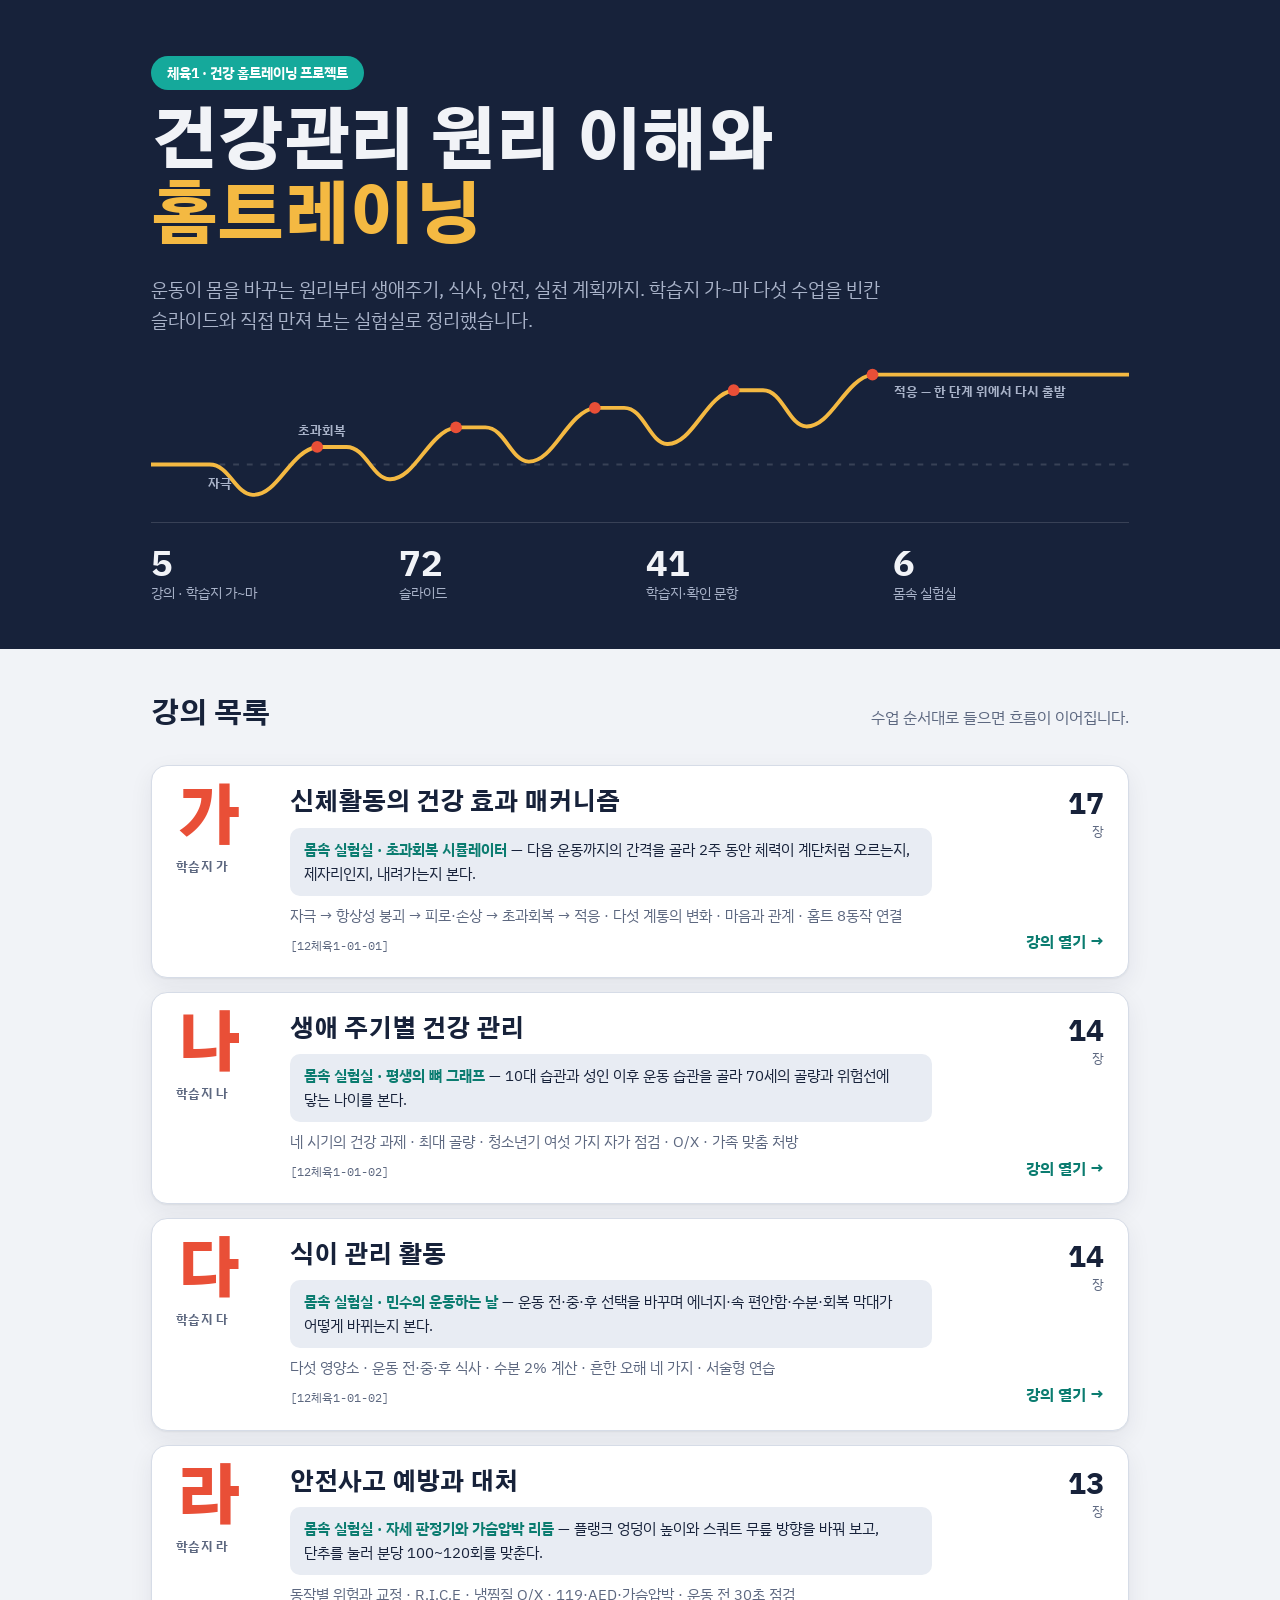
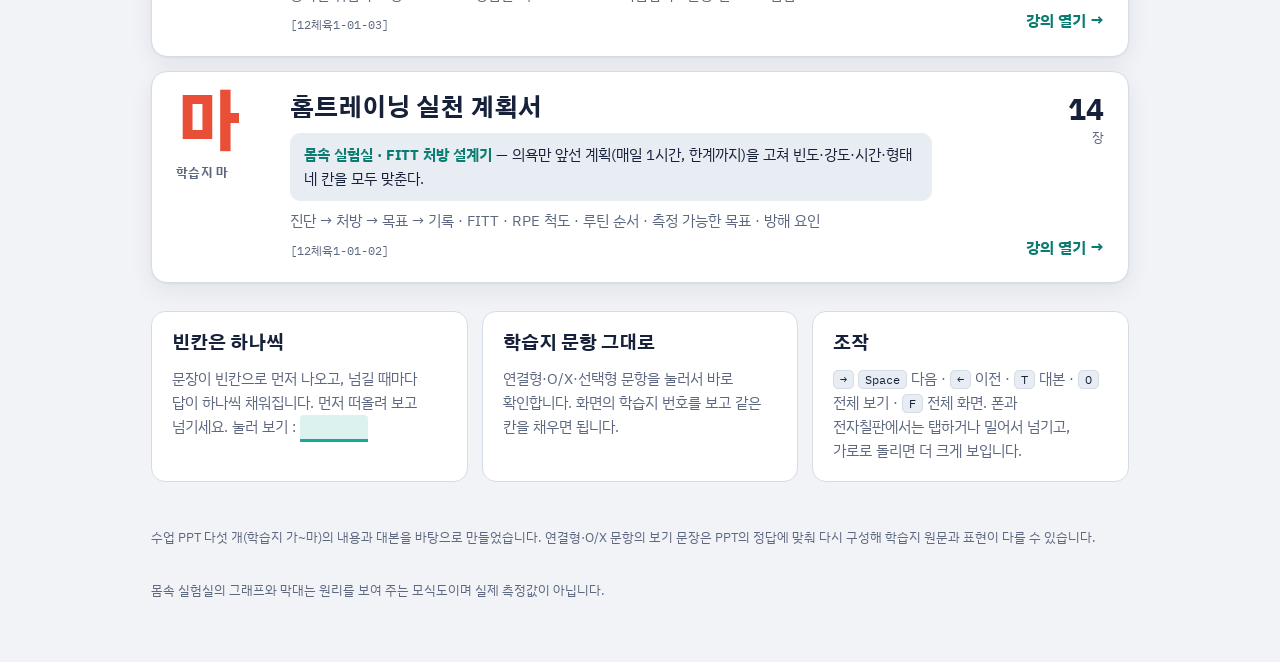
<file: index.html>
<!doctype html>
<html lang="ko">
<head>
<meta charset="utf-8">
<meta name="viewport" content="width=device-width, initial-scale=1, viewport-fit=cover">
<title>건강 홈트레이닝 강의</title>
<meta name="description" content="체육1 건강관리 원리 이해와 홈트레이닝 — 학습지 가~마 다섯 강의. 빈칸 슬라이드, 학습지 문항, 몸속 실험실.">
<link rel="preconnect" href="https://fonts.googleapis.com">
<link rel="preconnect" href="https://fonts.gstatic.com" crossorigin>
<link rel="stylesheet" href="https://fonts.googleapis.com/css2?family=Gothic+A1:wght@700;800;900&family=IBM+Plex+Sans+KR:wght@400;500;700&family=IBM+Plex+Mono:wght@500;700&display=swap">
<style>
  /* Layout: 남색 머리띠(초과회복 계단 선) → 강의 다섯 줄(학습지 가~마) → 사용법 세 칸
     Palette: 수업 PPT의 남색·청록·산호·노랑 */
  :root {
    --paper: #F1F3F7; --surface: #FFFFFF; --surface-2: #E8ECF3; --ink: #17223A; --muted: #5D6880; --line: #D6DCE7;
    --teal: #15A99B; --teal-ink: #0B7C70; --teal-soft: #DCF2EF; --coral: #E94F37; --coral-ink: #C2381F; --sun: #F4B942;
    --hero-bg: #17223A; --hero-ink: #F1F3F7; --hero-muted: #A9B3C9; --hero-line: rgba(255,255,255,.14);
    --shadow: 0 1px 2px rgba(23,34,58,.06), 0 8px 24px rgba(23,34,58,.07);
    --f-display: "Gothic A1", "IBM Plex Sans KR", "Apple SD Gothic Neo", "Malgun Gothic", sans-serif;
    --f-body: "IBM Plex Sans KR", "Apple SD Gothic Neo", "Malgun Gothic", "Noto Sans KR", sans-serif;
    --f-mono: "IBM Plex Mono", "IBM Plex Sans KR", "Apple SD Gothic Neo", monospace;
  }
  @media (prefers-color-scheme: dark) {
    :root:not([data-theme="light"]) {
      --paper: #0D1322; --surface: #162038; --surface-2: #1C2743; --ink: #E8ECF4; --muted: #98A3BC; --line: #2A3657;
      --teal: #1BB5A6; --teal-ink: #52D3C3; --teal-soft: #12363A; --coral: #F0664F; --coral-ink: #FF8B76; --sun: #F4B942;
      --hero-bg: #0A0F1C; --hero-ink: #EEF1F7; --hero-muted: #9AA5BD; --hero-line: rgba(255,255,255,.12);
      --shadow: 0 1px 2px rgba(0,0,0,.3), 0 8px 22px rgba(0,0,0,.25);
      color-scheme: dark;
    }
  }
  :root[data-theme="dark"] {
    --paper: #0D1322; --surface: #162038; --surface-2: #1C2743; --ink: #E8ECF4; --muted: #98A3BC; --line: #2A3657;
    --teal: #1BB5A6; --teal-ink: #52D3C3; --teal-soft: #12363A; --coral: #F0664F; --coral-ink: #FF8B76; --sun: #F4B942;
    --hero-bg: #0A0F1C; --hero-ink: #EEF1F7; --hero-muted: #9AA5BD; --hero-line: rgba(255,255,255,.12);
    --shadow: 0 1px 2px rgba(0,0,0,.3), 0 8px 22px rgba(0,0,0,.25);
    color-scheme: dark;
  }
  * { box-sizing: border-box; }
  body { margin: 0; background: var(--paper); color: var(--ink); font-family: var(--f-body); font-size: 16px; line-height: 1.6; word-break: keep-all; overflow-wrap: anywhere; -webkit-font-smoothing: antialiased; }
  a { color: inherit; }
  :focus-visible { outline: 3px solid var(--teal); outline-offset: 3px; }
  .wrap { max-width: 1080px; margin: 0 auto; padding-inline: max(16px, 4vw); }

  /* 머리띠 */
  .hero { background: var(--hero-bg); color: var(--hero-ink); position: relative; overflow: hidden; }
  .hero .wrap { padding-block: 56px 44px; display: grid; gap: 18px; position: relative; z-index: 1; }
  .pill { justify-self: start; background: var(--teal); color: #fff; font-weight: 800; border-radius: 999px; padding: 6px 16px; font-size: 14px; }
  .hero h1 { margin: 0; font-family: var(--f-display); font-weight: 900; font-size: clamp(36px, 6.4vw, 66px); line-height: 1.12; letter-spacing: -.02em; text-wrap: balance; }
  .hero h1 .y { color: var(--sun); }
  .hero .lede { margin: 0; color: var(--hero-muted); font-size: clamp(16px, 2vw, 19px); max-width: 40em; }
  .curve { width: 100%; height: auto; display: block; margin-top: 4px; }
  .curve .base { stroke: var(--hero-line); stroke-width: 2; stroke-dasharray: 6 8; }
  .curve .ln { fill: none; stroke: var(--sun); stroke-width: 4; stroke-linecap: round; stroke-linejoin: round; stroke-dasharray: 2000; stroke-dashoffset: 0; animation: draw 2.6s .2s ease both; }
  .curve .dot { fill: var(--coral); }
  .curve text { fill: var(--hero-muted); font: 700 13px var(--f-body); }
  @keyframes draw { from { stroke-dashoffset: 2000; } to { stroke-dashoffset: 0; } }
  .stats { display: grid; grid-template-columns: repeat(4, minmax(0, 1fr)); border-top: 1px solid var(--hero-line); padding-top: 20px; gap: 12px; }
  .stats div { display: flex; flex-direction: column; }
  .stats b { font-family: var(--f-mono); font-size: clamp(26px, 4vw, 36px); line-height: 1.1; color: var(--hero-ink); font-variant-numeric: tabular-nums; }
  .stats span { font-size: 14px; color: var(--hero-muted); }
  @media (max-width: 560px) { .stats { grid-template-columns: repeat(2, minmax(0, 1fr)); row-gap: 18px; } }

  /* 강의 목록 */
  main .wrap { padding-block: 44px 24px; display: grid; gap: 28px; }
  .h2row { display: flex; flex-wrap: wrap; align-items: baseline; justify-content: space-between; gap: 6px 18px; }
  h2 { margin: 0; font-family: var(--f-display); font-weight: 800; font-size: 28px; }
  .h2row p { margin: 0; color: var(--muted); }
  .lec { list-style: none; margin: 0; padding: 0; display: grid; gap: 14px; }
  .lec a { display: grid; grid-template-columns: 92px minmax(0, 1fr) 150px; gap: 0 22px; text-decoration: none; background: var(--surface); border: 1px solid var(--line); border-radius: 16px; padding: 22px 24px; box-shadow: var(--shadow); transition: border-color .2s, transform .2s; }
  .lec a:hover { border-color: var(--teal); transform: translateY(-2px); }
  .lec .lt { font-family: var(--f-display); font-weight: 900; font-size: 64px; line-height: 1; color: var(--coral); }
  .lec .lt small { display: block; font-family: var(--f-body); font-size: 13px; font-weight: 700; color: var(--muted); margin-top: 8px; letter-spacing: .02em; }
  .lec .mid { display: flex; flex-direction: column; gap: 8px; min-width: 0; }
  .lec h3 { margin: 0; font-family: var(--f-display); font-weight: 800; font-size: 24px; line-height: 1.3; }
  .lec .lab { margin: 0; font-size: 15px; background: var(--surface-2); border-radius: 10px; padding: 10px 14px; }
  .lec .lab b { color: var(--teal-ink); }
  .lec .topics { margin: 0; font-size: 15px; color: var(--muted); }
  .lec .std { font-family: var(--f-mono); font-size: 12px; color: var(--muted); }
  .lec .side { display: flex; flex-direction: column; align-items: flex-end; justify-content: space-between; gap: 10px; text-align: right; }
  .lec .count b { font-family: var(--f-mono); font-size: 30px; line-height: 1; display: block; }
  .lec .count span { font-size: 13px; color: var(--muted); }
  .lec .open { font-weight: 800; color: var(--teal-ink); white-space: nowrap; }
  @media (max-width: 760px) {
    .lec a { grid-template-columns: 60px minmax(0, 1fr); gap: 12px 16px; padding: 18px; }
    .lec .lt { font-size: 46px; }
    .lec .side { grid-column: 1 / -1; flex-direction: row; align-items: center; text-align: left; border-top: 1px solid var(--line); padding-top: 12px; }
    .lec .count b { display: inline; font-size: 22px; margin-right: 4px; }
  }

  /* 사용법 */
  .how { display: grid; grid-template-columns: repeat(3, minmax(0, 1fr)); gap: 14px; }
  .how section { background: var(--surface); border: 1px solid var(--line); border-radius: 14px; padding: 18px 20px; display: flex; flex-direction: column; gap: 8px; }
  .how h4 { margin: 0; font-family: var(--f-display); font-weight: 800; font-size: 18px; }
  .how p { margin: 0; font-size: 15px; color: var(--muted); }
  .blank-demo { display: inline-block; padding: 0 .3em; border-bottom: 3px solid var(--teal); background: var(--teal-soft); border-radius: 4px 4px 0 0; color: var(--teal-ink); font-weight: 800; cursor: pointer; min-width: 4.5em; text-align: center; }
  .blank-demo:not(.on) { color: transparent; }
  kbd { font-family: var(--f-mono); font-size: 12px; background: var(--surface-2); border: 1px solid var(--line); border-radius: 5px; padding: 1px 6px; color: var(--ink); }
  @media (max-width: 760px) { .how { grid-template-columns: 1fr; } }
  footer .wrap { padding-block: 8px 48px; font-size: 13px; color: var(--muted); display: grid; gap: 6px; }
  @media (prefers-reduced-motion: reduce) { .curve .ln { animation: none; } .lec a { transition: none; } }
</style>

</head>
<body>
<header class="hero">
  <div class="wrap">
    <span class="pill">체육1 · 건강 홈트레이닝 프로젝트</span>
    <h1>건강관리 원리 이해와<br><span class="y">홈트레이닝</span></h1>
    <p class="lede">운동이 몸을 바꾸는 원리부터 생애주기, 식사, 안전, 실천 계획까지. 학습지 가~마 다섯 수업을 빈칸 슬라이드와 직접 만져 보는 실험실로 정리했습니다.</p>
    <svg class="curve" viewBox="0 0 1000 150" role="img" aria-label="초과회복이 반복되며 체력이 계단처럼 오르는 그림">
      <line class="base" x1="0" y1="110" x2="1000" y2="110"/>
      <path class="ln" d="M0 110 L60 110 C80 110 86 140 104 141 C130 142 142 96 170 92 L200 92 C220 92 226 124 244 125 C270 126 284 76 312 72 L342 72 C362 72 368 106 386 107 C412 108 426 56 454 52 L484 52 C504 52 510 88 528 89 C554 90 568 38 596 34 L626 34 C646 34 652 70 670 71 C696 72 710 22 738 18 L1000 18"/>
      <circle class="dot" cx="170" cy="92" r="6"/><circle class="dot" cx="312" cy="72" r="6"/><circle class="dot" cx="454" cy="52" r="6"/><circle class="dot" cx="596" cy="34" r="6"/><circle class="dot" cx="738" cy="18" r="6"/>
      <text x="58" y="134">자극</text><text x="150" y="80">초과회복</text><text x="760" y="40">적응 — 한 단계 위에서 다시 출발</text>
    </svg>
    <div class="stats">
      <div><b>5</b><span>강의 · 학습지 가~마</span></div>
      <div><b>72</b><span>슬라이드</span></div>
      <div><b>41</b><span>학습지·확인 문항</span></div>
      <div><b>6</b><span>몸속 실험실</span></div>
    </div>
  </div>
</header>

<main>
  <div class="wrap">
    <div class="h2row"><h2>강의 목록</h2><p>수업 순서대로 들으면 흐름이 이어집니다.</p></div>
    <ol class="lec">
      <li><a href="health-effects.html#1">
        <span class="lt">가<small>학습지 가</small></span>
        <div class="mid">
          <h3>신체활동의 건강 효과 매커니즘</h3>
          <p class="lab"><b>몸속 실험실 · 초과회복 시뮬레이터</b> — 다음 운동까지의 간격을 골라 2주 동안 체력이 계단처럼 오르는지, 제자리인지, 내려가는지 본다.</p>
          <p class="topics">자극 → 항상성 붕괴 → 피로·손상 → 초과회복 → 적응 · 다섯 계통의 변화 · 마음과 관계 · 홈트 8동작 연결</p>
          <span class="std">[12체육1-01-01]</span>
        </div>
        <span class="side"><span class="count"><b>17</b><span>장</span></span><span class="open">강의 열기 →</span></span>
      </a></li>
      <li><a href="life-cycle.html#1">
        <span class="lt">나<small>학습지 나</small></span>
        <div class="mid">
          <h3>생애 주기별 건강 관리</h3>
          <p class="lab"><b>몸속 실험실 · 평생의 뼈 그래프</b> — 10대 습관과 성인 이후 운동 습관을 골라 70세의 골량과 위험선에 닿는 나이를 본다.</p>
          <p class="topics">네 시기의 건강 과제 · 최대 골량 · 청소년기 여섯 가지 자가 점검 · O/X · 가족 맞춤 처방</p>
          <span class="std">[12체육1-01-02]</span>
        </div>
        <span class="side"><span class="count"><b>14</b><span>장</span></span><span class="open">강의 열기 →</span></span>
      </a></li>
      <li><a href="nutrition.html#1">
        <span class="lt">다<small>학습지 다</small></span>
        <div class="mid">
          <h3>식이 관리 활동</h3>
          <p class="lab"><b>몸속 실험실 · 민수의 운동하는 날</b> — 운동 전·중·후 선택을 바꾸며 에너지·속 편안함·수분·회복 막대가 어떻게 바뀌는지 본다.</p>
          <p class="topics">다섯 영양소 · 운동 전·중·후 식사 · 수분 2% 계산 · 흔한 오해 네 가지 · 서술형 연습</p>
          <span class="std">[12체육1-01-02]</span>
        </div>
        <span class="side"><span class="count"><b>14</b><span>장</span></span><span class="open">강의 열기 →</span></span>
      </a></li>
      <li><a href="safety.html#1">
        <span class="lt">라<small>학습지 라</small></span>
        <div class="mid">
          <h3>안전사고 예방과 대처</h3>
          <p class="lab"><b>몸속 실험실 · 자세 판정기와 가슴압박 리듬</b> — 플랭크 엉덩이 높이와 스쿼트 무릎 방향을 바꿔 보고, 단추를 눌러 분당 100~120회를 맞춘다.</p>
          <p class="topics">동작별 위험과 교정 · R.I.C.E · 냉찜질 O/X · 119·AED·가슴압박 · 운동 전 30초 점검</p>
          <span class="std">[12체육1-01-03]</span>
        </div>
        <span class="side"><span class="count"><b>13</b><span>장</span></span><span class="open">강의 열기 →</span></span>
      </a></li>
      <li><a href="plan.html#1">
        <span class="lt">마<small>학습지 마</small></span>
        <div class="mid">
          <h3>홈트레이닝 실천 계획서</h3>
          <p class="lab"><b>몸속 실험실 · FITT 처방 설계기</b> — 의욕만 앞선 계획(매일 1시간, 한계까지)을 고쳐 빈도·강도·시간·형태 네 칸을 모두 맞춘다.</p>
          <p class="topics">진단 → 처방 → 목표 → 기록 · FITT · RPE 척도 · 루틴 순서 · 측정 가능한 목표 · 방해 요인</p>
          <span class="std">[12체육1-01-02]</span>
        </div>
        <span class="side"><span class="count"><b>14</b><span>장</span></span><span class="open">강의 열기 →</span></span>
      </a></li>
    </ol>

    <div class="how">
      <section>
        <h4>빈칸은 하나씩</h4>
        <p>문장이 빈칸으로 먼저 나오고, 넘길 때마다 답이 하나씩 채워집니다. 먼저 떠올려 보고 넘기세요. 눌러 보기 : <span class="blank-demo" id="demo" role="button" tabindex="0">초과회복</span></p>
      </section>
      <section>
        <h4>학습지 문항 그대로</h4>
        <p>연결형·O/X·선택형 문항을 눌러서 바로 확인합니다. 화면의 학습지 번호를 보고 같은 칸을 채우면 됩니다.</p>
      </section>
      <section>
        <h4>조작</h4>
        <p><kbd>→</kbd> <kbd>Space</kbd> 다음 · <kbd>←</kbd> 이전 · <kbd>T</kbd> 대본 · <kbd>O</kbd> 전체 보기 · <kbd>F</kbd> 전체 화면. 폰과 전자칠판에서는 탭하거나 밀어서 넘기고, 가로로 돌리면 더 크게 보입니다.</p>
      </section>
    </div>
  </div>
</main>

<footer>
  <div class="wrap">
    <p>수업 PPT 다섯 개(학습지 가~마)의 내용과 대본을 바탕으로 만들었습니다. 연결형·O/X 문항의 보기 문장은 PPT의 정답에 맞춰 다시 구성해 학습지 원문과 표현이 다를 수 있습니다.</p>
    <p>몸속 실험실의 그래프와 막대는 원리를 보여 주는 모식도이며 실제 측정값이 아닙니다.</p>
  </div>
</footer>

<script>
  (function () {
    var d = document.getElementById('demo');
    function t() { d.classList.toggle('on'); }
    d.addEventListener('click', t);
    d.addEventListener('keydown', function (e) { if (e.key === 'Enter' || e.key === ' ') { e.preventDefault(); t(); } });
  })();
</script>

</body>
</html>
</file>
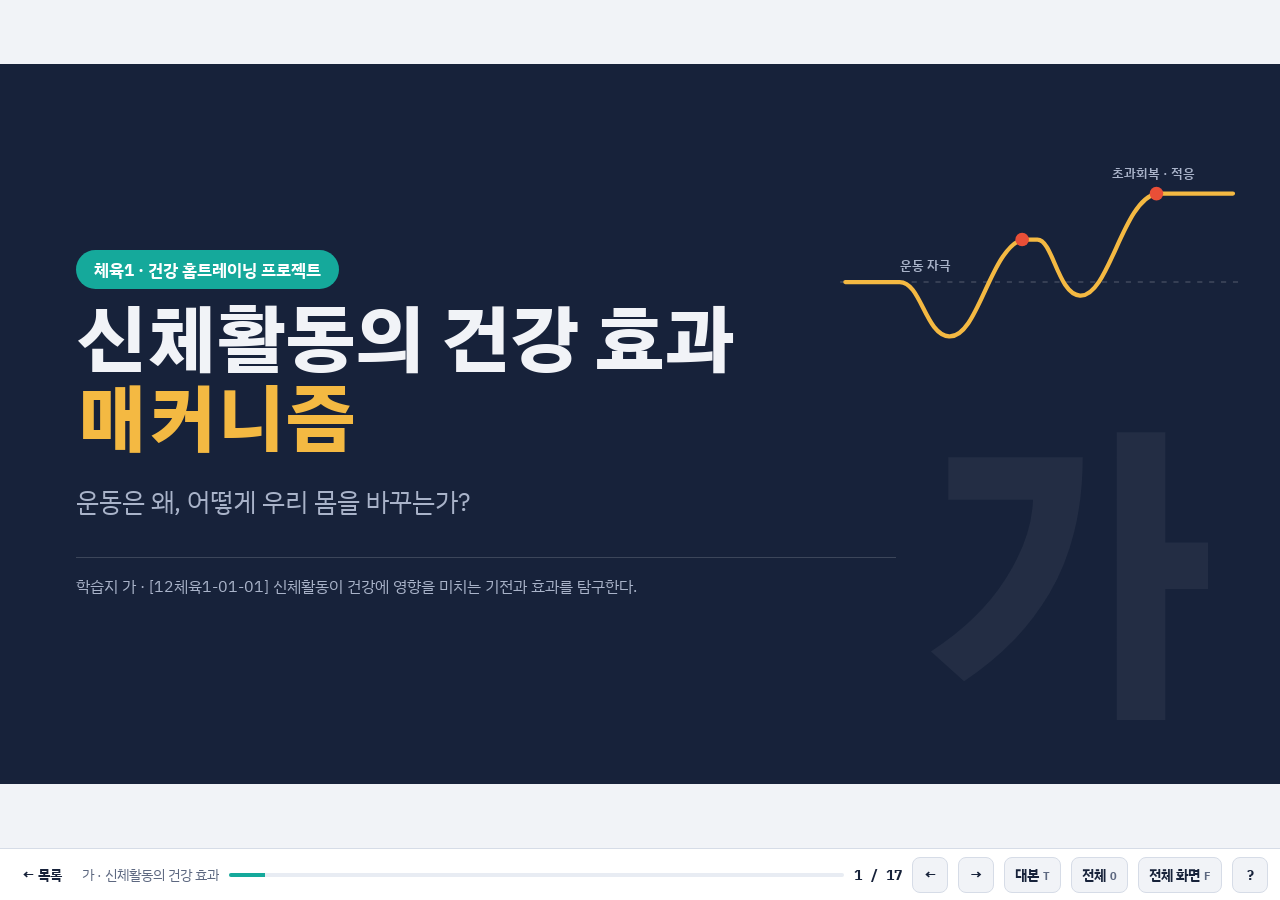
<file: health-effects.html>
<!doctype html>
<html lang="ko">
<head>
<meta charset="utf-8">
<meta name="viewport" content="width=device-width, initial-scale=1, viewport-fit=cover">
<title>가 · 신체활동의 건강 효과</title>
<meta name="description" content="체육1 건강 홈트레이닝 — 학습지 가. 운동 자극이 적응으로 이어지는 과정, 다섯 계통의 변화, 마음과 관계의 효과.">
<link rel="preconnect" href="https://fonts.googleapis.com">
<link rel="preconnect" href="https://fonts.gstatic.com" crossorigin>
<link rel="stylesheet" href="https://fonts.googleapis.com/css2?family=Gothic+A1:wght@700;800;900&family=IBM+Plex+Sans+KR:wght@400;500;700&family=IBM+Plex+Mono:wght@500;700&display=swap">
<link rel="stylesheet" href="deck.css">
<style>
  .qcards { display: grid; grid-template-columns: repeat(3, minmax(0, 1fr)); gap: 18px; }
  .qcard { background: var(--surface); border: 1px solid var(--line); border-radius: 14px; padding: 22px; display: flex; flex-direction: column; gap: 12px; box-shadow: var(--shadow); }
  .qcard .qn { font-family: var(--f-mono); font-weight: 700; font-size: 18px; color: #fff; background: var(--coral); border-radius: 8px; padding: 2px 10px; align-self: flex-start; }
  .qcard p { font-size: 23px; font-weight: 700; line-height: 1.45; }
  .portrait .qcards { grid-template-columns: 1fr; }
  .sys { gap: 10px; }
  .sys .chain { font-size: 18px; line-height: 1.55; }
  .sys .chain b { color: var(--teal-ink); }
  .vs { display: grid; grid-template-columns: 1fr 1fr; gap: 18px; }
  .vs .card p { font-size: 21px; }
  .vs .bad h4 { color: var(--coral-ink); } .vs .good h4 { color: var(--teal-ink); }
  .portrait .vs { grid-template-columns: 1fr; }
  .lab-grid { display: grid; grid-template-columns: 330px 1fr; gap: 20px; flex: 1; min-height: 0; }
  .portrait .lab-grid { grid-template-columns: 1fr; }
  .lab-grid .ctrls { display: flex; flex-direction: column; gap: 14px; }
  .lab-grid .seg { display: grid; grid-template-columns: 1fr 1fr; gap: 8px; }
  .lab-grid .seg .btn { font-size: 16px; padding: 10px 8px; white-space: normal; line-height: 1.3; }
  .ro { display: grid; grid-template-columns: 1fr 1fr; gap: 12px; }
  #scChart { width: 100%; height: auto; display: block; }
  #scChart .base { stroke: var(--lab-muted); stroke-dasharray: 6 7; stroke-width: 1.5; }
  #scChart .grid { stroke: var(--lab-line); stroke-width: 1; }
  #scChart .ln { fill: none; stroke: var(--sun); stroke-width: 4; stroke-linejoin: round; }
  #scChart .ses { fill: var(--coral); }
  #scChart .now { fill: var(--sun); }
  #scChart text { font-size: 14px; }
</style>
</head>
<body data-title="가 · 신체활동의 건강 효과">
<main class="viewport"><div class="stage">

<!-- 1 -->
<section class="slide title-slide" data-sec="시작" data-label="신체활동의 건강 효과 매커니즘">
  <svg class="art" viewBox="0 0 470 300" aria-hidden="true">
    <line class="a-base" x1="0" y1="200" x2="470" y2="200"/>
    <path class="a-line" d="M6 200 L70 200 C95 200 100 262 128 264 C162 266 176 162 214 150 L232 150 C250 150 256 214 282 216 C316 218 332 104 372 96 L462 96"/>
    <circle class="a-dot" cx="214" cy="150" r="8"/><circle class="a-dot" cx="372" cy="96" r="8"/>
    <text class="a-lbl" x="70" y="186">운동 자극</text>
    <text class="a-lbl" x="320" y="78">초과회복 · 적응</text>
  </svg>
  <span class="pill">체육1 · 건강 홈트레이닝 프로젝트</span>
  <h1>신체활동의 건강 효과<br><span class="y">매커니즘</span></h1>
  <p class="sub">운동은 왜, 어떻게 우리 몸을 바꾸는가?</p>
  <p class="std">학습지 가 · [12체육1-01-01] 신체활동이 건강에 영향을 미치는 기전과 효과를 탐구한다.</p>
  <span class="letter" aria-hidden="true">가</span>
  <aside class="notes"><p>오늘은 5~10분 정도 짧게 개념을 정리하고 학습지 가를 작성합니다.</p><p>"운동을 하면 몸이 좋아진다"는 말은 누구나 압니다. 오늘은 그 말을 과학적으로 설명해 보는 시간입니다. 왜, 어떻게 좋아지는지 순서대로 말할 수 있으면 오늘 수업은 성공입니다.</p></aside>
</section>

<!-- 2 -->
<section class="slide" data-sec="시작">
  <header class="sh rise"><span class="sec"><b>0</b>학습지 지도</span><h2>학습지 가, 다섯 문항이 <em>이 순서</em>로 나옵니다</h2><p class="lead">장 번호를 보고 필요한 곳으로 바로 가도 됩니다.</p></header>
  <div class="wsmap rise">
    <div class="it"><b>1번</b><span>자극에서 적응까지 빈칸 채우기<small>핵심 원리 · 5~8장</small></span></div>
    <div class="it"><b>2번</b><span>다섯 계통에서 일어나는 변화<small>자연과학적 측면 · 9~11장</small></span></div>
    <div class="it"><b>3번</b><span>마음과 관계에 주는 효과 (두 문장 이상)<small>사회과학적 측면 · 12~13장</small></span></div>
    <div class="it"><b>4번</b><span>홈트레이닝 8동작 중 3가지 정리<small>동작 연결 · 14~15장</small></span></div>
    <div class="it"><b>5번</b><span>오늘의 한 문장 정리<small>마무리 · 17장</small></span></div>
    <div class="it"><b>확인</b><span>개념 확인 문제 3개<small>16장</small></span></div>
  </div>
  <div class="memo rise"><span class="lab">핵심 아이디어</span><p>건강은 자신의 건강 수준을 진단하고, 신체활동을 계획적으로 실천함으로써 증진된다.</p></div>
  <aside class="notes"><p>학습지 가의 다섯 문항이 오늘 강의 순서와 그대로 같습니다. 학습지를 옆에 펴 두고 따라오세요.</p></aside>
</section>

<!-- 3 -->
<section class="slide" data-sec="시작">
  <header class="sh rise"><span class="sec"><b>0</b>오늘의 학습 목표</span><h2>이 세 가지를 설명할 수 있으면 학습지를 다 쓸 수 있습니다</h2></header>
  <div class="cols c3 body">
    <div class="card step"><h3><span class="dot coral"></span>과정</h3><p>운동 자극이 <strong>적응</strong>으로 이어지는 과정을 순서대로 말할 수 있다.</p><p class="foot">학습지 1번</p></div>
    <div class="card step"><h3><span class="dot"></span>몸</h3><p>운동이 <strong>심장·폐·근육·대사·뇌</strong>에 주는 변화를 예로 들 수 있다.</p><p class="foot">학습지 2번</p></div>
    <div class="card step"><h3><span class="dot violet"></span>마음과 관계</h3><p>운동이 마음과 관계에 주는 효과를 <strong>두 문장</strong>으로 쓸 수 있다.</p><p class="foot">학습지 3번</p></div>
  </div>
  <aside class="notes"><p>세 가지 목표는 학습지 1~3번 문항과 그대로 연결됩니다. 목표를 먼저 읽어 주고, 수업이 끝날 때 다시 확인하겠다고 예고합니다.</p></aside>
</section>

<!-- 4 -->
<section class="slide" data-sec="시작">
  <header class="sh rise"><span class="sec"><b>0</b>생각 열기</span><h2>똑같이 스쿼트를 해도 어떤 사람은 더 빨리 튼튼해진다. 왜 그럴까?</h2></header>
  <div class="qcards">
    <div class="qcard step"><span class="qn">Q1</span><p>운동을 하면 왜 몸이 달라질까?</p></div>
    <div class="qcard step"><span class="qn">Q2</span><p>운동한 다음 날 근육이 아픈 것은 몸이 망가진 신호일까, 좋아지는 신호일까?</p></div>
    <div class="qcard step"><span class="qn">Q3</span><p>운동을 한 달 쉬면 왜 다시 힘들어질까?</p></div>
  </div>
  <div class="card flat step" style="flex-direction:row;align-items:center;gap:22px;flex-wrap:wrap">
    <p style="font-weight:700;flex:1 1 260px">옆 친구와 30초 이야기해 봅시다.</p>
    <div class="timer" data-secs="30" style="flex:1 1 380px"></div>
  </div>
  <aside class="notes"><p>정답을 바로 말하지 않습니다. 세 질문 모두 다음 장의 "초과회복" 개념 하나로 설명된다는 점만 예고하면 집중도가 올라갑니다.</p><p>타이머를 눌러 30초 동안 짝과 이야기하게 합니다.</p></aside>
</section>

<!-- 5 -->
<section class="slide" data-sec="1 핵심 원리">
  <header class="sh rise"><div class="row"><span class="sec"><b>1</b>핵심 원리</span><span class="ws">학습지 1번</span></div><h2>자극에서 적응까지, 다섯 단계</h2><p class="lead">학습지 1번 빈칸의 흐름입니다. 먼저 떠올려 보고 넘기세요.</p></header>
  <div class="flow" style="--n:5">
    <div><div class="chev">운동 자극</div><p class="desc">평소보다 조금 더 힘든 부하를 준다</p></div>
    <div><div class="chev">항상성 붕괴</div><p class="desc">몸의 균형이 일시적으로 깨진다</p></div>
    <div><div class="chev"><span class="blank">피로·손상</span></div><p class="desc">근섬유 미세손상, 에너지 고갈</p></div>
    <div><div class="chev coral"><span class="blank">회복·초과회복</span></div><p class="desc">휴식·영양·수면으로 이전보다 더 채운다</p></div>
    <div><div class="chev teal"><span class="blank">적응</span></div><p class="desc">근력·심폐 기능이 한 단계 올라간다</p></div>
  </div>
  <div class="memo step"><span class="lab">기억할 한 문장</span><p>운동은 몸을 "망가뜨렸다가 더 좋게 고치는" 과정이다. 그래서 자극과 휴식이 둘 다 있어야 한다.</p></div>
  <p class="note-line">학습지 1번 정답 : 피로·손상 → 초과회복 → 적응(기능 향상)</p>
  <aside class="notes"><p>학생들이 학습지 1번 빈칸을 스스로 채워 본 뒤에 빈칸을 하나씩 엽니다.</p><p>4번 단계(회복·초과회복)에서 잠·식사·휴식의 중요성을 강조하세요. 운동하는 동안이 아니라 쉬는 동안 몸이 좋아진다는 점이 핵심입니다.</p></aside>
</section>

<!-- 6 -->
<section class="slide" data-sec="1 핵심 원리">
  <header class="sh rise"><span class="sec"><b>1</b>핵심 원리</span><h2>생각 열기의 답이 모두 이 흐름 안에 있다</h2></header>
  <div class="cols c3 body">
    <div class="card"><h4><span class="dot coral"></span>Q1 왜 달라질까?</h4><p class="step">깨진 균형을 되찾으면서 몸이 <span class="blank">이전보다 더</span> 채워 두기 때문이다. 다음 자극에 대비하는 것이다.</p></div>
    <div class="card"><h4><span class="dot coral"></span>Q2 근육통은?</h4><p class="step">근섬유의 <span class="blank">미세손상</span>이 회복되는 과정의 신호다. 다만 날카로운 통증, 관절 통증은 부상 신호이므로 멈춘다.</p></div>
    <div class="card"><h4><span class="dot coral"></span>Q3 한 달 쉬면?</h4><p class="step">새로운 자극이 없으면 올라갔던 수준이 <span class="blank">원래대로</span> 돌아온다. 그래서 규칙적으로 해야 한다.</p></div>
  </div>
  <p class="note-line">근육통은 보통 하루이틀 뒤에 가장 심하고 며칠 안에 사라집니다. 일주일 넘게 가거나 붓고 열이 나면 보건실·병원에 갑니다.</p>
  <aside class="notes"><p>Q2에서 "아프면 좋아지는 것"이라고만 정리하면 위험합니다. 근육이 뻐근한 것과 관절이 찌르듯 아픈 것을 구분하게 하세요. 안전 수업(학습지 라)과 연결됩니다.</p></aside>
</section>

<!-- 7 -->
<section class="slide" data-sec="1 핵심 원리">
  <header class="sh rise"><div class="row"><span class="sec"><b>1</b>초과회복 그래프</span><span class="ws">학습지 1번</span></div><h2>운동 직후엔 떨어졌다가, 회복하며 <em>이전보다 높아진다</em></h2></header>
  <div class="split">
    <svg class="chart" id="scStatic" role="img" aria-label="초과회복 그래프: 운동 전 100, 운동 직후 84, 24시간 후 98, 48시간 후 109, 휴식만 길어질 때 100"></svg>
    <div style="display:flex;flex-direction:column;gap:14px">
      <div class="card flat step"><h4><span class="dot navy"></span>운동 직후</h4><p>체력이 잠깐 떨어진다. 지치는 것은 정상이다.</p></div>
      <div class="card flat step"><h4><span class="dot coral"></span>48시간 후</h4><p>이전 수준을 넘어선다. <strong>이때 다시 운동하면 최고!</strong></p></div>
      <div class="card flat step"><h4><span class="dot sun"></span>너무 오래 쉬면</h4><p>올라갔던 수준이 원래대로 돌아온다.</p></div>
    </div>
  </div>
  <p class="tiny">운동 전 체력을 100으로 둔 개념 그래프입니다. 실제 회복 시간은 운동 강도와 사람에 따라 다릅니다.</p>
  <aside class="notes"><p>생각 열기 Q2, Q3의 답이 이 그래프에 있습니다.</p><p>"주 2~3회 규칙적으로"라는 권고가 왜 나왔는지 그래프로 설명해 주세요. 48시간 뒤 꼭대기에서 다시 자극을 주면 그 높이에서 다시 출발할 수 있습니다. 다음 장에서 직접 돌려 봅니다.</p></aside>
</section>

<!-- 8 LAB -->
<section class="slide lab-slide" data-sec="1 핵심 원리" data-label="몸속 실험실 — 초과회복 시뮬레이터">
  <header class="sh rise"><span class="sec"><b>★</b>몸속 실험실</span><h2>언제 다시 운동하느냐가 <em>2주 뒤를 바꾼다</em></h2><p class="lead">같은 부위를 같은 강도로 운동할 때, 다음 운동까지의 간격을 골라 재생해 보세요.</p></header>
  <div class="lab-grid">
    <div class="ctrls">
      <div class="panel">
        <div class="ctl-l">다음 운동까지</div>
        <div class="seg" id="scSeg">
          <button type="button" class="btn" data-h="24">매일<br><span class="tiny">24시간</span></button>
          <button type="button" class="btn on" data-h="48">이틀마다<br><span class="tiny">48시간</span></button>
          <button type="button" class="btn" data-h="72">사흘마다<br><span class="tiny">72시간</span></button>
          <button type="button" class="btn" data-h="168">일주일에 한 번<br><span class="tiny">7일</span></button>
        </div>
      </div>
      <div class="panel ro">
        <div class="readout"><span class="k">운동 횟수</span><span class="v" id="scN">7<small>회</small></span></div>
        <div class="readout"><span class="k">2주 뒤 체력</span><span class="v" id="scEnd">133</span></div>
      </div>
      <button type="button" class="btn primary" id="scPlay">▶ 2주 재생</button>
    </div>
    <div class="panel" style="display:flex;flex-direction:column;gap:10px">
      <svg id="scChart" class="int" viewBox="0 0 720 330" role="img" aria-label="2주 동안의 체력 변화 그래프"></svg>
      <p class="lab-msg" id="scMsg"></p>
    </div>
  </div>
  <p class="disclaim">운동 전 체력을 100으로 둔 모식도입니다. 원리를 보여 주는 그림이며 실제 수치가 아닙니다. 빨간 점 = 운동한 날.</p>
  <aside class="notes"><p>먼저 "이틀마다"를 재생해 계단처럼 올라가는 모습을 봅니다. 그다음 "매일"과 "일주일에 한 번"을 눌러 비교합니다.</p><p>매일 운동이 나쁘다는 뜻이 아닙니다. 같은 부위를 같은 강도로 매일 하면 회복할 틈이 없다는 뜻입니다. 매일 하고 싶다면 상체·하체처럼 부위를 번갈아 하거나 강도를 낮춥니다.</p></aside>
</section>

<!-- 9 -->
<section class="slide" data-sec="2 자연과학적 측면">
  <header class="sh rise"><div class="row"><span class="sec"><b>2</b>자연과학적 측면</span><span class="ws">학습지 2번</span></div><h2>몸에서 일어나는 변화 ① 심장·폐·근육과 뼈</h2></header>
  <div class="cols c3 body">
    <div class="card sys"><h3><span class="dot coral"></span>심장·혈관계</h3><p class="chain">심장 근육이 두꺼워지고 <b>1회 박출량</b> 증가 → 한 번에 더 많이 내보내니 <b>안정 시 심박수 감소</b></p><p class="foot step">예방 : <span class="blank">고혈압 · 심장질환</span></p></div>
    <div class="card sys"><h3><span class="dot"></span>호흡계</h3><p class="chain">호흡근이 발달하고 산소를 받아들이는 능력(<b>최대산소섭취량</b>)이 향상</p><p class="foot step">예방 : <span class="blank">호흡기 기능 저하</span></p></div>
    <div class="card sys"><h3><span class="dot sun"></span>근육·뼈</h3><p class="chain">근섬유가 굵어지고, 뼈에 자극이 가해져 <b>골밀도</b>가 높아짐</p><p class="foot step">예방 : <span class="blank">근감소증 · 골다공증</span></p></div>
  </div>
  <aside class="notes"><p>다섯 계통을 다 외우게 하지 말고, 학습지 2번에서 각자 조사해 채우도록 안내합니다.</p><p>각 계통마다 홈트레이닝 8동작 중 어떤 동작이 관련되는지 물어보면 연결이 쉬워집니다. 예: 버피테스트·마운틴 클라이머 → 심장·호흡, 스쿼트 → 근육·뼈.</p></aside>
</section>

<!-- 10 -->
<section class="slide" data-sec="2 자연과학적 측면">
  <header class="sh rise"><div class="row"><span class="sec"><b>2</b>자연과학적 측면</span><span class="ws">학습지 2번</span></div><h2>몸에서 일어나는 변화 ② 대사와 뇌</h2></header>
  <div class="cols c3 body">
    <div class="card sys"><h3><span class="dot violet"></span>대사·호르몬</h3><p class="chain"><b>인슐린 민감성</b>이 좋아지고 혈당·혈중 지질이 조절됨</p><p class="foot step">예방 : <span class="blank">당뇨병 · 비만 · 대사증후군</span></p></div>
    <div class="card sys"><h3><span class="dot navy"></span>뇌·신경계</h3><p class="chain"><b>BDNF</b>(뇌유래신경영양인자) 등의 분비로 신경 연결이 늘고 기억력·집중력 향상</p><p class="foot step">예방 : <span class="blank">우울증 · 인지 기능 저하</span></p></div>
    <div class="card dark"><h3>스스로 조사하기</h3><p>위 내용을 그대로 옮기지 말고, <strong>내 몸에서 느낀 변화</strong>를 한 가지씩 덧붙여 학습지에 쓰세요.</p><p class="muted small">예: 계단을 오를 때 숨이 덜 찼다, 운동한 날 잠이 빨리 들었다</p></div>
  </div>
  <aside class="notes"><p>BDNF는 "뇌의 비료"라고 불리기도 합니다. 운동이 공부에도 도움이 된다는 이야기로 이어 가면 학생들이 흥미를 보입니다.</p></aside>
</section>

<!-- 11 -->
<section class="slide" data-sec="2 자연과학적 측면">
  <header class="sh rise"><span class="sec"><b>2</b>연결 질문</span><h2>스쿼트와 버피테스트, 어느 계통에 가장 큰 자극을 줄까?</h2></header>
  <div class="cols body">
    <div class="quiz mcq" data-answer="나">
      <p class="q"><span class="qn">Q</span>스쿼트가 가장 큰 자극을 주는 계통은?</p>
      <div class="opts">
        <button class="opt" data-k="가">호흡계</button>
        <button class="opt" data-k="나">근육·뼈</button>
        <button class="opt" data-k="다">뇌·신경계</button>
      </div>
      <p class="fb">하체의 큰 근육(대퇴사두근·둔근)을 쓰고, 체중이 실려 뼈에도 자극이 갑니다.</p>
    </div>
    <div class="quiz mcq" data-answer="다">
      <p class="q"><span class="qn">Q</span>버피테스트가 가장 큰 자극을 주는 계통은?</p>
      <div class="opts">
        <button class="opt" data-k="가">대사·호르몬만</button>
        <button class="opt" data-k="나">근육·뼈만</button>
        <button class="opt" data-k="다">심장·혈관계와 호흡계</button>
      </div>
      <p class="fb">전신을 빠르게 움직여 심박수와 호흡이 크게 올라갑니다. 심폐지구력 운동입니다.</p>
    </div>
  </div>
  <aside class="notes"><p>정답이 하나만은 아니라는 점도 짚어 줍니다. 모든 운동은 여러 계통에 동시에 영향을 주지만, "가장 큰" 자극을 묻는 것입니다.</p></aside>
</section>

<!-- 12 -->
<section class="slide" data-sec="3 사회과학적 측면">
  <header class="sh rise"><div class="row"><span class="sec"><b>3</b>사회과학적 측면</span><span class="ws">학습지 3번</span></div><h2>마음과 관계 — 운동은 몸 밖에도 효과가 있다</h2></header>
  <div class="cols c3 body">
    <div class="card"><h3><span class="dot"></span>스트레스·불안이 줄어든다</h3><p class="small">운동 중 분비되는 <span class="blank">엔도르핀·세로토닌</span>이 기분을 안정시키고, 스트레스 호르몬(<span class="blank">코르티솔</span>) 수치를 낮춘다.</p></div>
    <div class="card"><h3><span class="dot coral"></span>자아 존중감이 올라간다</h3><p class="small">"어제보다 한 개 더" 같은 작은 성공 경험이 쌓이면서 나도 할 수 있다는 <span class="blank">자기효능감</span>이 커진다.</p></div>
    <div class="card"><h3><span class="dot violet"></span>관계가 넓어진다</h3><p class="small">함께 운동하고 서로 자세를 봐 주는 과정에서 협력과 배려를 배우고, <span class="blank">소속감</span>을 느낀다.</p></div>
  </div>
  <aside class="notes"><p>시험 대비가 아니라 자기 경험을 쓰는 문항입니다. 빈칸을 열면서 각 효과에 해당하는 내 경험을 떠올리게 합니다.</p></aside>
</section>

<!-- 13 -->
<section class="slide" data-sec="3 사회과학적 측면">
  <header class="sh rise"><div class="row"><span class="sec"><b>3</b>서술 요령</span><span class="ws">학습지 3번</span></div><h2>"운동은 ○○에 좋다"로 끝내지 말고, <em>내 경험</em>을 넣는다</h2><p class="lead">① 어떤 상황에서 ② 무엇이 달라졌는지 두 문장 이상</p></header>
  <div class="vs">
    <div class="card bad"><h4>이렇게 쓰면 부족합니다</h4><p>운동은 스트레스 해소에 좋다. 그리고 친구 관계에도 좋다.</p><p class="tiny">누구나 쓸 수 있는 문장 — 상황도 변화도 없다</p></div>
    <div class="card good step"><h4>이렇게 쓰면 좋습니다 (예시)</h4><p>시험 기간에 저녁마다 20분씩 스쿼트와 플랭크를 했더니 잠이 빨리 들고 다음 날 덜 초조했다. 친구와 서로 플랭크 시간을 재 주면서 전보다 더 자주 이야기하게 되었다.</p></div>
  </div>
  <div class="card flat step"><p><strong>짝과 나누기</strong> — 내가 운동하고 나서 기분이나 관계가 달라졌던 순간을 한 가지 떠올려 짝에게 말해 봅시다.</p><div class="timer" data-secs="60"></div></div>
  <aside class="notes"><p>발표를 한두 명 시켜 예시를 공유하면 나머지 학생들이 쉽게 씁니다. 예시 문장은 화면에 있는 그대로 베끼지 않도록 안내합니다.</p></aside>
</section>

<!-- 14 -->
<section class="slide" data-sec="4 동작 연결">
  <header class="sh rise"><div class="row"><span class="sec"><b>4</b>홈트레이닝 8동작으로 연결하기</span><span class="ws">학습지 4번</span></div><h2>아래 예시처럼 3가지를 골라 정리합니다</h2></header>
  <div class="tbl-wrap">
    <table class="tbl">
      <thead><tr><th>선택 동작</th><th>주동근(주로 쓰는 근육)</th><th>관련 체력 요소</th><th>기대되는 건강 효과</th></tr></thead>
      <tbody>
        <tr><td>스쿼트</td><td>대퇴사두근 · 둔근 · 햄스트링</td><td>근력 · 근지구력</td><td>하체 근육량 ↑ → 기초대사량 증가</td></tr>
        <tr class="step"><td>플랭크</td><td>복횡근 · 척추기립근</td><td>근지구력 · 코어 안정성</td><td>자세 개선, 허리 통증 예방</td></tr>
        <tr class="step"><td>버피테스트</td><td>전신 (하체 + 가슴 + 코어)</td><td>심폐지구력 · 순발력</td><td>심박수 상승 → 심장·혈관 기능 향상</td></tr>
      </tbody>
    </table>
  </div>
  <div class="memo step"><span class="lab">팁</span><p style="font-size:21px">동작을 고를 때 "내가 가장 약하다고 느끼는 체력 요소"를 기준으로 고르면 학습지 마(실천 계획서)까지 자연스럽게 이어집니다.</p></div>
  <aside class="notes"><p>예시 3개는 함께 읽고, 학생들은 반드시 예시와 다른 동작을 고르도록 안내합니다.</p><p>근육 이름은 완벽하지 않아도 되고 "허벅지 앞", "배"처럼 부위 수준으로 써도 인정한다고 알려 주세요.</p></aside>
</section>

<!-- 15 -->
<section class="slide" data-sec="4 동작 연결">
  <header class="sh rise"><div class="row"><span class="sec"><b>4</b>나머지 5가지 동작</span><span class="ws">학습지 4번</span></div><h2>예시와 <em>다른</em> 동작을 골라 직접 채워 보세요</h2></header>
  <div class="chips" style="gap:12px">
    <span class="chip teal" style="font-size:22px;padding:12px 22px">무릎 싯업</span>
    <span class="chip teal" style="font-size:22px;padding:12px 22px">덤벨컬</span>
    <span class="chip teal" style="font-size:22px;padding:12px 22px">사이드 래터럴 레이즈</span>
    <span class="chip teal" style="font-size:22px;padding:12px 22px">마운틴 클라이머</span>
    <span class="chip teal" style="font-size:22px;padding:12px 22px">크런치</span>
  </div>
  <div class="cols">
    <details class="answer"><summary>막힐 때 힌트 — 주로 쓰는 부위</summary><div class="in">
      <p><strong>무릎 싯업·크런치</strong> — 배 앞쪽(복직근)</p>
      <p><strong>덤벨컬</strong> — 위팔 앞쪽(상완이두근)</p>
      <p><strong>사이드 래터럴 레이즈</strong> — 어깨 옆쪽(삼각근)</p>
      <p><strong>마운틴 클라이머</strong> — 코어 + 다리, 심박수가 크게 오른다</p>
    </div></details>
    <div class="card flat"><h4>표를 채우는 순서</h4><p class="small">① 동작을 실제로 5회 해 본다 → ② 어디가 당기는지 느낀다 → ③ 그 부위가 주동근 → ④ 힘이 드는지, 숨이 차는지로 체력 요소를 정한다</p></div>
  </div>
  <aside class="notes"><p>힌트는 학생들이 충분히 고민한 뒤에 엽니다. 직접 동작을 해 보며 "어디가 당기는지"를 느끼게 하는 것이 가장 좋은 방법입니다.</p></aside>
</section>

<!-- 16 -->
<section class="slide" data-sec="확인">
  <header class="sh rise"><span class="sec"><b>✓</b>개념 확인</span><h2>오늘 배운 것, 세 문제로 확인하기</h2></header>
  <div class="cols c3 body">
    <div class="quiz mcq" data-answer="나">
      <p class="q"><span class="qn">1</span>운동 후 회복하면서 이전보다 체력이 높아지는 현상은?</p>
      <div class="opts"><button class="opt" data-k="가">항상성</button><button class="opt" data-k="나">초과회복</button><button class="opt" data-k="다">과훈련</button></div>
      <p class="fb">휴식·영양·수면으로 이전보다 더 채우는 단계입니다.</p>
    </div>
    <div class="quiz mcq" data-answer="가">
      <p class="q"><span class="qn">2</span>운동을 한 달 쉬면 다시 힘들어지는 까닭은?</p>
      <div class="opts"><button class="opt" data-k="가">올라갔던 수준이 원래대로 돌아와서</button><button class="opt" data-k="나">근육이 영구히 손상되어서</button><button class="opt" data-k="다">심박수가 계속 낮아져서</button></div>
      <p class="fb">새 자극이 없으면 적응한 수준이 유지되지 않습니다. 그래서 규칙적으로 해야 합니다.</p>
    </div>
    <div class="quiz mcq" data-answer="다">
      <p class="q"><span class="qn">3</span>BDNF 분비로 기억력·집중력이 좋아지는 계통은?</p>
      <div class="opts"><button class="opt" data-k="가">호흡계</button><button class="opt" data-k="나">대사·호르몬</button><button class="opt" data-k="다">뇌·신경계</button></div>
      <p class="fb">신경 연결이 늘어나 우울증과 인지 기능 저하 예방에도 도움이 됩니다.</p>
    </div>
  </div>
  <aside class="notes"><p>손을 들어 답을 고르게 한 뒤 보기를 눌러 확인합니다. 틀린 학생이 많은 문항은 해당 장으로 돌아가 다시 봅니다(숫자 + Enter).</p></aside>
</section>

<!-- 17 -->
<section class="slide end-slide" data-sec="마무리" data-label="오늘의 한 문장 정리">
  <header class="sh rise"><div class="row"><span class="sec"><b>5</b>오늘의 한 문장 정리</span><span class="ws" style="border-color:var(--sun);color:var(--sun)">학습지 5번</span></div><h2>수업을 마치기 전에 스스로 완성해 봅시다</h2></header>
  <div class="fillin"><span>"나에게 홈트레이닝이 필요한 이유는</span><input id="fill-a" type="text" placeholder="예: 앉아 있는 시간이 길어 허리가 자주 아프기" aria-label="홈트레이닝이 필요한 이유"><span>때문이다."</span></div>
  <div class="split even">
    <div class="card"><h4>스스로 점검</h4>
      <ul class="checklist">
        <li><label><input type="checkbox" id="ck-a1"> 자극 → 회복 → 적응의 흐름을 말할 수 있다</label></li>
        <li><label><input type="checkbox" id="ck-a2"> 다섯 계통의 변화를 한 가지씩 쓸 수 있다</label></li>
        <li><label><input type="checkbox" id="ck-a3"> 마음·관계 효과를 두 문장으로 쓸 수 있다</label></li>
      </ul>
    </div>
    <div style="display:flex;flex-direction:column;gap:12px;justify-content:flex-end">
      <p class="big">운동하는 동안이 아니라, 쉬는 동안 몸이 좋아진다.</p>
      <p class="next">다음 시간 : <a href="life-cycle.html">학습지 나 — 생애 주기별 건강 관리 →</a></p>
    </div>
  </div>
  <aside class="notes"><p>마무리 문장은 반드시 이유를 구체적으로 쓰게 합니다(예: 앉아 있는 시간이 길어 허리가 아프기 때문에).</p><p>남은 시간에 학습지 2·4번을 이어서 작성하도록 안내합니다.</p></aside>
</section>

</div></main>
<script src="deck.js"></script>
<script>
(function () {
  /* 7장 초과회복 그래프 */
  Chart.line(document.getElementById('scStatic'), {
    values: [100, 84, 98, 109, 100],
    labels: ['운동 전', '운동 직후', '24시간 후', '48시간 후\n(초과회복)', '휴식만\n길어질 때'],
    min: 70, max: 115, ticks: [80, 90, 100, 110], hot: [3], showVals: true, ref: 100,
    w: 640, h: 360, pad: { l: 50, r: 40, t: 30, b: 60 }
  });

  /* 8장 초과회복 시뮬레이터 */
  const KNOTS = [[0, -16], [24, -2], [48, 9], [72, 7], [96, 4], [168, 0]];
  function A(h) {
    if (h >= 168) return 0;
    for (let i = 1; i < KNOTS.length; i++) {
      if (h <= KNOTS[i][0]) { const [h0, v0] = KNOTS[i - 1], [h1, v1] = KNOTS[i]; return v0 + (v1 - v0) * (h - h0) / (h1 - h0); }
    }
    return 0;
  }
  const HORIZON = 14 * 24;
  function simulate(gap) {
    const pts = []; const sessions = [];
    let L = 100, t0 = 0, k = 1;
    for (let t = 0; t <= HORIZON; t++) {
      if (t === t0 && t < HORIZON) { sessions.push(t); }
      let h = t - t0;
      let a = A(h); a = a > 0 ? a * k : a;
      let v = L + a;
      if (t > 0 && t === t0 + gap && t < HORIZON) {
        // 다음 운동 시작: 지금 수준에서 새로 출발
        L = v; t0 = t; k = Math.max(0.15, 1 - (L - 100) / 40); sessions.push(t);
        pts.push([t, v]); v = L + A(0); h = 0;
      }
      pts.push([t, v]);
    }
    return { pts, sessions: Array.from(new Set(sessions)), end: pts[pts.length - 1][1] };
  }
  const MSG = {
    24: '<b>회복이 끝나기 전에 또 자극</b>해서 조금씩 내려갑니다. 같은 부위를 매일 하고 싶다면 상체·하체처럼 번갈아 하거나 강도를 낮춥니다.',
    48: '<b>초과회복 꼭대기에서 다시 자극</b>해 계단처럼 올라갑니다. 주 2~3회 규칙적으로 하라는 권고의 근거입니다.',
    72: '꼭대기는 조금 지났지만 <b>아직 초과회복 구간</b>이라 천천히 올라갑니다.',
    168: '올라갔던 수준이 <b>원래대로 돌아온 뒤</b> 운동해서 제자리입니다. 생각 열기 Q3의 답입니다.'
  };
  const svg = document.getElementById('scChart');
  const NS = 'http://www.w3.org/2000/svg';
  const W = 720, H = 330, P = { l: 48, r: 16, t: 16, b: 40 };
  const MIN = 60, MAX = 140;
  const X = t => P.l + (W - P.l - P.r) * t / HORIZON;
  const Y = v => P.t + (H - P.t - P.b) * (1 - (v - MIN) / (MAX - MIN));
  function mk(tag, at, txt) { const e = document.createElementNS(NS, tag); for (const k in at) e.setAttribute(k, at[k]); if (txt != null) e.textContent = txt; svg.appendChild(e); return e; }
  let raf = null;
  function draw(gap, animate) {
    cancelAnimationFrame(raf);
    const r = simulate(gap);
    svg.innerHTML = '';
    [60, 80, 100, 120, 140].forEach(v => { mk('line', { x1: P.l, x2: W - P.r, y1: Y(v), y2: Y(v), class: v === 100 ? 'base' : 'grid' }); mk('text', { x: P.l - 8, y: Y(v) + 5, 'text-anchor': 'end' }, v); });
    for (let d = 0; d <= 14; d += 2) mk('text', { x: X(d * 24), y: H - 14, 'text-anchor': 'middle' }, d === 0 ? '시작' : d + '일');
    const line = mk('polyline', { class: 'ln', points: '' });
    const dots = r.sessions.map(t => { const c = mk('circle', { cx: X(t), cy: H - P.b + 2, r: 6, class: 'ses' }); c.style.opacity = animate ? 0 : 1; return { t, c }; });
    const head = mk('circle', { r: 7, class: 'now' });
    const all = r.pts.map(p => X(p[0]).toFixed(1) + ',' + Y(p[1]).toFixed(1));
    const nEl = document.getElementById('scN'), eEl = document.getElementById('scEnd');
    function finish() {
      line.setAttribute('points', all.join(' '));
      const last = r.pts[r.pts.length - 1]; head.setAttribute('cx', X(last[0])); head.setAttribute('cy', Y(last[1]));
      dots.forEach(d => d.c.style.opacity = 1);
      nEl.innerHTML = r.sessions.length + '<small>회</small>';
      eEl.textContent = Math.round(r.end);
      document.getElementById('scMsg').innerHTML = MSG[gap];
    }
    if (!animate || matchMedia('(prefers-reduced-motion: reduce)').matches) { finish(); return; }
    const t0 = performance.now(), DUR = 3200;
    nEl.innerHTML = '0<small>회</small>'; eEl.textContent = '100';
    document.getElementById('scMsg').textContent = '재생 중…';
    (function frame(now) {
      const f = Math.min(1, (now - t0) / DUR);
      const n = Math.max(1, Math.floor(all.length * f));
      line.setAttribute('points', all.slice(0, n).join(' '));
      const p = r.pts[n - 1]; head.setAttribute('cx', X(p[0])); head.setAttribute('cy', Y(p[1]));
      let c = 0; dots.forEach(d => { if (d.t <= p[0]) { d.c.style.opacity = 1; c++; } });
      nEl.innerHTML = c + '<small>회</small>'; eEl.textContent = Math.round(p[1]);
      if (f < 1) raf = requestAnimationFrame(frame); else finish();
    })(t0);
  }
  let gap = 48;
  document.getElementById('scSeg').addEventListener('click', e => {
    const b = e.target.closest('[data-h]'); if (!b) return;
    gap = +b.dataset.h;
    document.querySelectorAll('#scSeg .btn').forEach(x => x.classList.toggle('on', x === b));
    draw(gap, true);
  });
  document.getElementById('scPlay').addEventListener('click', () => draw(gap, true));
  draw(gap, false);
})();
</script>
</body>
</html>
</file>
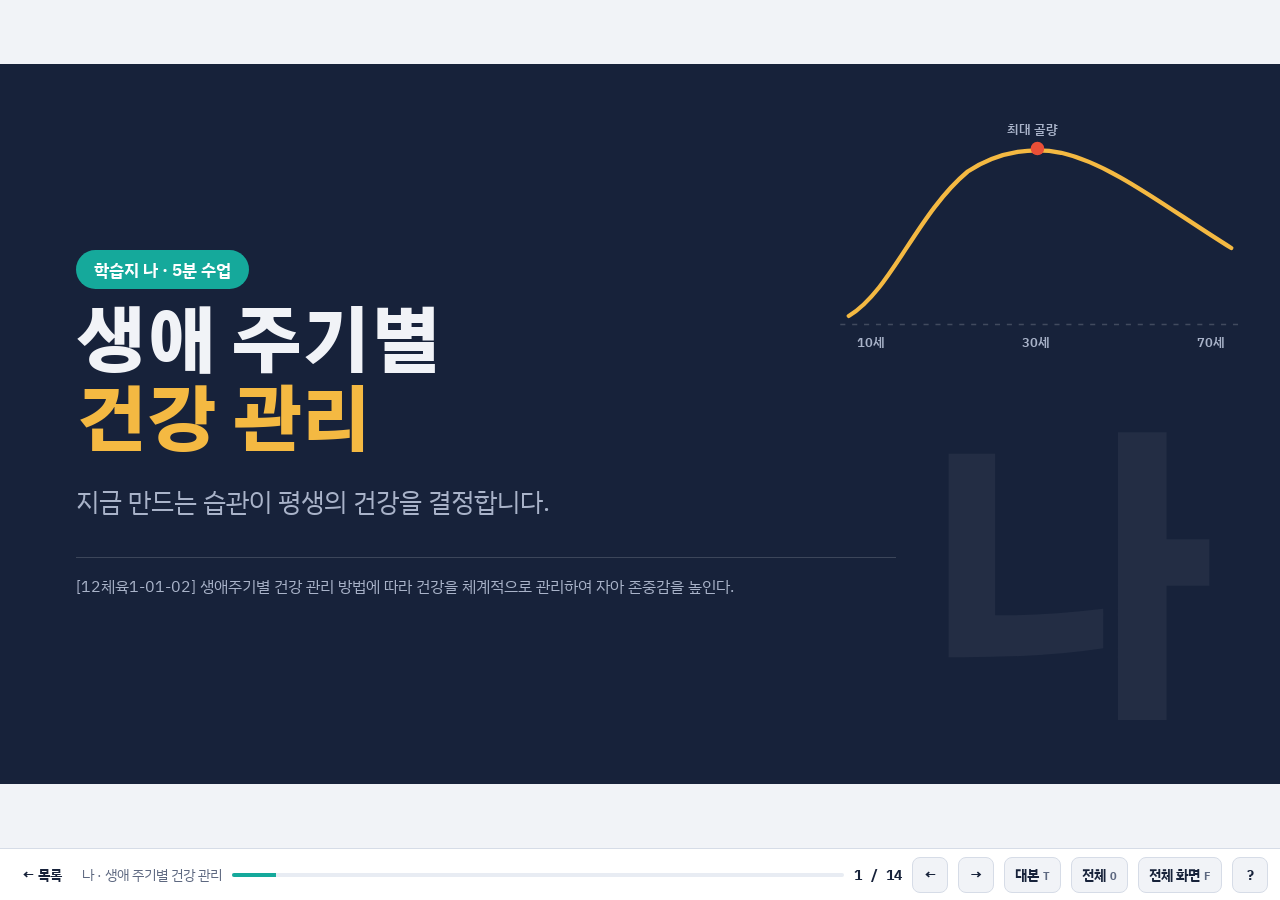
<file: life-cycle.html>
<!doctype html>
<html lang="ko">
<head>
<meta charset="utf-8">
<meta name="viewport" content="width=device-width, initial-scale=1, viewport-fit=cover">
<title>나 · 생애 주기별 건강 관리</title>
<meta name="description" content="체육1 건강 홈트레이닝 — 학습지 나. 생애주기별 건강 과제, 최대 골량, 청소년기 건강을 결정하는 여섯 가지.">
<link rel="preconnect" href="https://fonts.googleapis.com">
<link rel="preconnect" href="https://fonts.gstatic.com" crossorigin>
<link rel="stylesheet" href="https://fonts.googleapis.com/css2?family=Gothic+A1:wght@700;800;900&family=IBM+Plex+Sans+KR:wght@400;500;700&family=IBM+Plex+Mono:wght@500;700&display=swap">
<link rel="stylesheet" href="deck.css">
<style>
  .life { display: grid; grid-template-columns: repeat(4, minmax(0, 1fr)); gap: 0; border-radius: 14px; overflow: hidden; }
  .life > div { padding: 18px 20px; display: flex; flex-direction: column; gap: 6px; color: #fff; position: relative; }
  .life > div:nth-child(1) { background: var(--teal); }
  .life > div:nth-child(2) { background: var(--coral); }
  .life > div:nth-child(3) { background: var(--navy); }
  .life > div:nth-child(4) { background: var(--violet); }
  .life b { font-family: var(--f-display); font-size: 28px; font-weight: 800; }
  .life span { font-size: 16px; opacity: .85; }
  .life .now { position: absolute; top: 12px; right: 12px; background: var(--sun); color: #17223A; font-weight: 800; font-size: 14px; border-radius: 999px; padding: 3px 10px; opacity: 1; }
  .portrait .life { grid-template-columns: 1fr 1fr; }
  .stage4 { display: grid; grid-template-columns: repeat(4, minmax(0, 1fr)); gap: 16px; }
  .stage4 .card .tag { align-self: flex-start; font-size: 14px; font-weight: 800; padding: 3px 10px; border-radius: 999px; background: var(--surface-2); }
  .stage4 .card .tag.now { background: var(--sun); color: #17223A; }
  .stage4 .card p { font-size: 19px; }
  .portrait .stage4 { grid-template-columns: 1fr 1fr; }
  .compare { display: grid; grid-template-columns: 1fr 1fr; gap: 18px; }
  .compare .card .big { font-family: var(--f-display); font-weight: 800; font-size: 30px; color: var(--teal-ink); }
  .portrait .compare { grid-template-columns: 1fr; }
  .six { display: grid; grid-template-columns: repeat(3, minmax(0, 1fr)); gap: 14px; }
  .six .card p { font-size: 19px; }
  .portrait .six { grid-template-columns: 1fr 1fr; }
  .chk { display: grid; grid-template-columns: repeat(2, minmax(0, 1fr)); gap: 10px 18px; }
  .chk .row6 { display: flex; align-items: center; justify-content: space-between; gap: 10px; background: var(--surface); border: 1px solid var(--line); border-radius: 12px; padding: 10px 14px; }
  .chk .row6 b { font-size: 19px; }
  .chk .row6 .seg .btn { padding: 6px 10px; font-size: 15px; }
  .chk .row6.weak { border: 2px solid var(--coral); background: var(--coral-soft); }
  .portrait .chk { grid-template-columns: 1fr; }
  #chkOut { font-size: 20px; }
  .lab-grid { display: grid; grid-template-columns: 330px 1fr; gap: 20px; flex: 1; min-height: 0; }
  .portrait .lab-grid { grid-template-columns: 1fr; }
  .ctrls { display: flex; flex-direction: column; gap: 12px; }
  .ctrls .seg { display: grid; grid-template-columns: repeat(3, 1fr); gap: 6px; }
  .ctrls .seg .btn { font-size: 15px; padding: 8px 4px; }
  .ro3 { display: grid; grid-template-columns: repeat(3, 1fr); gap: 10px; }
  .ro3 .readout .v { font-size: 30px; }
  #boneChart { width: 100%; height: auto; display: block; }
  #boneChart .grid { stroke: var(--lab-line); }
  #boneChart .basec { fill: none; stroke: var(--lab-muted); stroke-width: 2.5; stroke-dasharray: 7 7; }
  #boneChart .me { fill: none; stroke: var(--sun); stroke-width: 4.5; stroke-linejoin: round; }
  #boneChart .risk { fill: var(--coral); opacity: .14; }
  #boneChart .riskl { stroke: var(--coral); stroke-width: 2; stroke-dasharray: 5 6; }
  #boneChart .age { stroke: var(--teal); stroke-width: 2; }
  #boneChart .agedot { fill: var(--teal); }
  #boneChart text { font-size: 14px; }
  #boneChart .lg { font-size: 14px; font-weight: 700; }
  #stageNow { font-size: 18px; }
  #stageNow b { color: var(--sun); }
  .rx { display: grid; grid-template-columns: 1fr 1.2fr; gap: 20px; }
  .portrait .rx { grid-template-columns: 1fr; }
  .rx .seg .btn { font-size: 16px; }
  .moves { display: flex; flex-wrap: wrap; gap: 8px; }
  .moves .btn { font-size: 16px; padding: 8px 12px; }
  .moves .btn.warn { border-color: var(--coral); }
  #rxOut { font-size: 20px; line-height: 1.6; }
  #rxOut .lbl { font-size: 14px; font-weight: 800; color: var(--teal-ink); display: block; }
  #rxWarn { color: var(--coral-ink); font-weight: 700; font-size: 18px; }
</style>
</head>
<body data-title="나 · 생애 주기별 건강 관리">
<main class="viewport"><div class="stage">

<!-- 1 -->
<section class="slide title-slide" data-sec="시작" data-label="생애 주기별 건강 관리">
  <svg class="art" viewBox="0 0 470 300" aria-hidden="true">
    <line class="a-base" x1="0" y1="250" x2="470" y2="250"/>
    <path class="a-line" d="M10 240 C60 210 90 120 150 70 C190 44 230 42 260 48 C320 62 380 110 460 160"/>
    <circle class="a-dot" cx="232" cy="43" r="8"/>
    <text class="a-lbl" x="196" y="26">최대 골량</text>
    <text class="a-lbl" x="20" y="276">10세</text><text class="a-lbl" x="214" y="276">30세</text><text class="a-lbl" x="420" y="276">70세</text>
  </svg>
  <span class="pill">학습지 나 · 5분 수업</span>
  <h1>생애 주기별<br><span class="y">건강 관리</span></h1>
  <p class="sub">지금 만드는 습관이 평생의 건강을 결정합니다.</p>
  <p class="std">[12체육1-01-02] 생애주기별 건강 관리 방법에 따라 건강을 체계적으로 관리하여 자아 존중감을 높인다.</p>
  <span class="letter" aria-hidden="true">나</span>
  <aside class="notes"><p>한 사람의 몸은 평생 같은 상태가 아닙니다. 지금 우리가 있는 청소년기가 어떤 시기인지 알아보는 것이 오늘 수업의 목표라고 안내합니다.</p></aside>
</section>

<!-- 2 -->
<section class="slide" data-sec="시작">
  <header class="sh rise"><span class="sec"><b>0</b>학습지 지도</span><h2>학습지 나, 다섯 문항의 위치</h2></header>
  <div class="wsmap rise">
    <div class="it"><b>1번</b><span>생애주기와 건강 과제 연결하기<small>3~6장</small></span></div>
    <div class="it"><b>2번</b><span>O / X 다섯 문항<small>11~12장</small></span></div>
    <div class="it"><b>3번</b><span>청소년기 여섯 가지 자가 점검<small>9~10장</small></span></div>
    <div class="it"><b>4번</b><span>가족 한 명에게 홈트레이닝 처방<small>13장</small></span></div>
    <div class="it"><b>5번</b><span>스스로 점검<small>14장</small></span></div>
    <div class="it"><b>실험</b><span>몸속 실험실 — 평생의 뼈 그래프<small>8장</small></span></div>
  </div>
  <aside class="notes"><p>학습지를 펴고, 오늘 강의 순서가 학습지 순서와 조금 다르다는 점(3번 자가 점검이 2번 O/X보다 먼저 나옴)을 알려 줍니다.</p></aside>
</section>

<!-- 3 -->
<section class="slide" data-sec="1 생애주기">
  <header class="sh rise"><span class="sec"><b>1</b>생애주기</span><h2>한 사람의 몸은 평생 같은 상태가 아니다</h2><p class="lead">네 시기마다 몸이 하는 일이 다르고, 그래서 챙겨야 할 것도 다르다.</p></header>
  <div class="life rise">
    <div><b>아동기</b><span>자라고, 움직임을 배우는 시기</span></div>
    <div><span class="now">지금 우리!</span><b>청소년기</b><span>뼈와 근육이 가장 빨리 자라는 시기</span></div>
    <div><b>성인기</b><span>만든 것을 지키는 시기</span></div>
    <div><b>노년기</b><span>잃는 속도를 늦추는 시기</span></div>
  </div>
  <div class="memo step"><span class="lab">질문</span><p>할머니·할아버지와 내가 똑같이 버피테스트 15회 3세트를 해도 될까?</p></div>
  <aside class="notes"><p>마지막 질문에 손을 들게 해 봅니다. "안 된다"가 대부분일 텐데, 그 이유를 오늘 수업이 끝날 때 설명할 수 있어야 한다고 예고합니다.</p></aside>
</section>

<!-- 4 -->
<section class="slide" data-sec="1 생애주기">
  <header class="sh rise"><div class="row"><span class="sec"><b>1</b>생애주기</span><span class="ws">학습지 1번</span></div><h2>생애주기마다 건강 과제가 다르다</h2></header>
  <div class="stage4 body">
    <div class="card"><span class="tag">많이 뛰어놀기</span><h3><span class="dot"></span>아동기</h3><p>기초 운동 능력과 성장 발달</p><p class="step">다양한 <span class="blank">놀이·활동</span> 경험</p></div>
    <div class="card"><span class="tag now">지금 우리!</span><h3><span class="dot coral"></span>청소년기</h3><p><span class="blank">최대 골량</span> 형성, 바른 자세</p><p class="step">평생 갈 <span class="blank">생활 습관</span> 만들기</p></div>
    <div class="card"><span class="tag">꾸준함 유지</span><h3><span class="dot navy"></span>성인기</h3><p><span class="blank">생활습관병</span> 예방</p><p class="step">스트레스와 체중 관리</p></div>
    <div class="card"><span class="tag">안전이 우선</span><h3><span class="dot violet"></span>노년기</h3><p><span class="blank">근감소증·골다공증</span> 예방</p><p class="step">균형 능력과 <span class="blank">낙상</span> 방지</p></div>
  </div>
  <aside class="notes"><p>네 시기를 빠르게 훑고 빈칸을 엽니다. 정답은 다음 장 연결 문항에서 직접 확인합니다.</p></aside>
</section>

<!-- 5 -->
<section class="slide" data-sec="1 생애주기">
  <header class="sh rise"><div class="row"><span class="sec"><b>1</b>연결 문항</span><span class="ws">학습지 1번</span><span class="score"></span></div><h2>각 시기에 맞는 건강 과제를 골라 보세요</h2></header>
  <div class="match">
    <ul class="left">
      <li data-a="㉯">아동기</li>
      <li data-a="㉮">청소년기</li>
      <li data-a="㉱">성인기</li>
      <li data-a="㉰">노년기</li>
    </ul>
    <ul class="right">
      <li data-k="㉮">최대 골량 형성, 평생 갈 생활 습관 만들기</li>
      <li data-k="㉯">기초 운동 능력 발달, 다양한 놀이 경험</li>
      <li data-k="㉰">근감소증·골다공증 예방, 낙상 방지</li>
      <li data-k="㉱">생활습관병 예방, 스트레스·체중 관리</li>
    </ul>
  </div>
  <p class="note-line">연결 정답 : 아동기 ㉯ · 청소년기 ㉮ · 성인기 ㉱ · 노년기 ㉰ — 보기 문장은 학습지와 표현이 조금 다를 수 있습니다.</p>
  <aside class="notes"><p>학생들이 학습지를 채운 뒤 보기 단추를 눌러 확인합니다. 틀린 시기가 있으면 앞 장으로 돌아가 다시 봅니다.</p></aside>
</section>

<!-- 6 -->
<section class="slide" data-sec="1 생애주기">
  <header class="sh rise"><span class="sec"><b>1</b>같은 운동, 다른 처방</span><h2>대상이 달라지면 강도·횟수·보조 도구를 바꾼다</h2></header>
  <div class="compare">
    <div class="card"><h3><span class="dot coral"></span>고1 (청소년기)</h3><p class="big">버피테스트 15회 × 3세트</p><p class="small muted">심폐지구력과 순발력을 함께 키운다</p></div>
    <div class="card step"><h3><span class="dot violet"></span>60대 조부모님 (노년기)</h3><p class="big">의자를 잡고 스쿼트 10회 × 2세트</p><p class="small muted">하체 근력과 균형, 낙상 예방이 목적</p></div>
  </div>
  <div class="memo step"><span class="lab">핵심</span><p>동작은 같아도 강도·횟수·보조 도구를 바꿔야 안전하고 효과적입니다.</p></div>
  <aside class="notes"><p>"대상이 다르면 처방이 달라진다"는 핵심만 강조합니다. 3장의 질문(조부모님과 같은 버피?)에 대한 답이 여기 있습니다.</p></aside>
</section>

<!-- 7 -->
<section class="slide" data-sec="2 최대 골량">
  <header class="sh rise"><span class="sec"><b>2</b>왜 하필 지금이 중요할까?</span><h2>평생 쓸 <em>뼈의 양</em>이 정해지는 시기</h2></header>
  <div class="split">
    <svg class="chart" id="boneStatic" role="img" aria-label="나이에 따른 골량: 10세 45, 15세 75, 20세 98, 30세 100, 40세 96, 50세 88, 60세 78, 70세 68"></svg>
    <div style="display:flex;flex-direction:column;gap:12px">
      <div class="card flat step"><h4><span class="dot coral"></span>10~20대</h4><p class="small">골량이 가장 빠르게 쌓이고 20대 초반에 최고치에 가까워진다.</p></div>
      <div class="card flat step"><h4><span class="dot navy"></span>그 이후</h4><p class="small">최고치보다 더 올리기는 어렵고 서서히 줄어들기 시작한다.</p></div>
      <div class="card flat step"><h4><span class="dot sun"></span>그래서</h4><p class="small">지금의 운동·수면·식사가 <strong>60년 뒤의 뼈</strong>를 결정한다.</p></div>
    </div>
  </div>
  <p class="tiny">개념적 곡선입니다(30세 골량 = 100). 실제 값은 성별·유전·생활 습관에 따라 다릅니다.</p>
  <aside class="notes"><p>"지금 쌓아 둔 만큼만 평생 쓴다"는 메시지가 핵심입니다.</p><p>체중 부하 운동(스쿼트·점프)이 뼈에 자극을 준다는 점을 덧붙입니다. 다음 장에서 직접 바꿔 봅니다.</p></aside>
</section>

<!-- 8 LAB -->
<section class="slide lab-slide" data-sec="2 최대 골량" data-label="몸속 실험실 — 평생의 뼈 그래프">
  <header class="sh rise"><span class="sec"><b>★</b>몸속 실험실</span><h2>10대의 운동이 <em>70세의 뼈</em>를 바꾼다</h2><p class="lead">두 가지 습관을 고르고, 나이 막대를 움직여 보세요.</p></header>
  <div class="lab-grid">
    <div class="ctrls">
      <div class="panel"><div class="ctl-l">10대 때 운동·식사·수면</div>
        <div class="seg" id="teenSeg"><button type="button" class="btn" data-v="90">부족</button><button type="button" class="btn on" data-v="100">보통</button><button type="button" class="btn" data-v="108">충분</button></div></div>
      <div class="panel"><div class="ctl-l">성인 이후 운동 습관</div>
        <div class="seg" id="adultSeg"><button type="button" class="btn" data-v="1.3">안 함</button><button type="button" class="btn on" data-v="1">가끔</button><button type="button" class="btn" data-v="0.65">꾸준히</button></div></div>
      <div class="panel ro3">
        <div class="readout"><span class="k">최대 골량</span><span class="v" id="rPeak">100</span></div>
        <div class="readout"><span class="k">70세 골량</span><span class="v" id="r70">68</span></div>
        <div class="readout"><span class="k">위험선 도달</span><span class="v" id="rRisk">없음</span></div>
      </div>
    </div>
    <div class="panel" style="display:flex;flex-direction:column;gap:10px">
      <svg id="boneChart" class="int" viewBox="0 0 720 300" role="img" aria-label="나이에 따른 골량 그래프"></svg>
      <div><label class="ctl-l" for="ageR">나이 <span id="ageV" class="mono">16</span>세</label><input id="ageR" type="range" min="10" max="70" step="1" value="16"></div>
      <p id="stageNow"></p>
    </div>
  </div>
  <p class="disclaim">점선 = 교과서 기준 곡선, 노란 선 = 내가 고른 습관. 원리를 보여 주는 모식도이며 실제 수치가 아닙니다.</p>
  <aside class="notes"><p>"부족 + 안 함"을 먼저 고르면 노란 선이 위험선 아래로 내려가는 나이가 나타납니다. 그다음 "충분 + 꾸준히"로 바꿔 비교합니다.</p><p>성인 이후 습관도 중요하지만, 출발점(최대 골량)이 높을수록 여유가 커진다는 점을 강조합니다.</p></aside>
</section>

<!-- 9 -->
<section class="slide" data-sec="3 청소년기 여섯 가지">
  <header class="sh rise"><div class="row"><span class="sec"><b>3</b>청소년기 건강을 결정하는 6가지</span><span class="ws">학습지 3번</span></div><h2>자가 점검의 기준입니다</h2></header>
  <div class="six body">
    <div class="card"><h4><span class="dot"></span>규칙적 운동</h4><p>주 3회 이상, 숨이 찰 정도로. 뼈·근육·심장이 함께 자란다.</p></div>
    <div class="card"><h4><span class="dot sun"></span>영양 균형</h4><p>아침을 거르지 않기. 단백질과 칼슘을 챙기기.</p></div>
    <div class="card"><h4><span class="dot violet"></span>수면·휴식</h4><p>7시간 이상. 잠자는 동안 <strong>성장호르몬</strong>이 나온다.</p></div>
    <div class="card"><h4><span class="dot navy"></span>질병 예방</h4><p>손 씻기, 예방접종, 정기적인 건강검진.</p></div>
    <div class="card"><h4><span class="dot coral"></span>약물·음주·흡연</h4><p>같은 양이라도 성인보다 영향이 훨씬 크다. <strong>거절할 용기.</strong></p></div>
    <div class="card"><h4><span class="dot"></span>정신 건강</h4><p>스트레스를 운동·대화로 풀기. 혼자 참지 않기.</p></div>
  </div>
  <aside class="notes"><p>여섯 가지를 다 잘하라고 하면 아무것도 안 바뀝니다. 다음 장에서 "딱 하나만 고르기"를 합니다.</p></aside>
</section>

<!-- 10 -->
<section class="slide" data-sec="3 청소년기 여섯 가지">
  <header class="sh rise"><div class="row"><span class="sec"><b>3</b>나의 자가 점검</span><span class="ws">학습지 3번</span></div><h2>여섯 가지 중 <em>가장 약한 하나</em>를 찾아 봅시다</h2></header>
  <div class="chk" id="chk"></div>
  <div class="card tint" id="chkOut"><p>여섯 줄을 모두 고르면 가장 약한 하나와 이번 주에 해 볼 행동이 나타납니다.</p></div>
  <aside class="notes"><p>학생 각자 폰으로 해도 되고, 교사가 한 학생의 답을 대신 눌러 시범을 보여도 됩니다. 나온 행동을 그대로 쓰기보다 자기 말로 바꿔 학습지에 쓰게 합니다.</p></aside>
</section>

<!-- 11 -->
<section class="slide" data-sec="4 O/X">
  <header class="sh rise"><div class="row"><span class="sec"><b>4</b>O / X 로 확인하기</span><span class="ws">학습지 2번</span><span class="score"></span></div><h2>손으로 O·X를 만들어 본 뒤 눌러 확인합니다</h2></header>
  <ol class="ox">
    <li data-a="O"><span class="t">청소년기는 일생 중 뼈에 칼슘이 가장 빠르게 쌓이는 시기이다.</span><span class="why">7장 그래프 — 10~20대에 골량이 가장 빠르게 쌓인다.</span></li>
    <li data-a="X"><span class="t">성장기에 근력 운동을 하면 키가 자라지 않으므로 피해야 한다.</span><span class="why"><b>X</b> — 자기 체중을 이용한 근력 운동은 근육과 뼈에 좋은 자극을 준다.</span></li>
    <li data-a="O"><span class="t">수면이 부족하면 성장호르몬 분비와 회복이 방해를 받는다.</span><span class="why">성장호르몬은 잠자는 동안 많이 나온다.</span></li>
    <li data-a="O"><span class="t">아침을 거르면 집중력이 떨어지고 저녁 폭식으로 이어지기 쉽다.</span><span class="why">혈당이 낮아 집중이 어렵고, 배고픔이 저녁에 몰린다.</span></li>
    <li data-a="O"><span class="t">같은 양의 음주·흡연이라도 청소년에게 미치는 영향이 더 크다.</span><span class="why">자라는 중인 뇌와 몸은 더 크게 영향을 받는다.</span></li>
  </ol>
  <aside class="notes"><p>정답 : O / X / O / O / O.</p><p>2번은 학생들이 가장 많이 틀리는 문항이니 시간을 조금 더 씁니다(다음 장).</p></aside>
</section>

<!-- 12 -->
<section class="slide" data-sec="4 O/X">
  <header class="sh rise"><span class="sec"><b>4</b>가장 많이 틀리는 2번</span><h2>근력 운동을 하면 키가 안 큰다? <em>아니다</em></h2></header>
  <div class="cols c3 body">
    <div class="card"><h4><span class="dot"></span>괜찮은 것</h4><p>스쿼트·플랭크·푸시업처럼 <strong>자기 체중</strong>을 이용한 근력 운동</p><p class="small muted">근육과 뼈에 알맞은 자극을 준다</p></div>
    <div class="card"><h4><span class="dot coral"></span>주의할 것</h4><p>몸에 비해 <strong>과도한 고중량</strong> 기구 운동, 무너진 자세로 하는 반복</p><p class="small muted">다치기 쉽다 — 성장판이 아니라 자세와 무게의 문제</p></div>
    <div class="card"><h4><span class="dot sun"></span>키에 정말 중요한 것</h4><p><strong>잠·영양·규칙적 운동</strong></p><p class="small muted">수면 중 성장호르몬, 단백질·칼슘, 뼈에 주는 자극</p></div>
  </div>
  <aside class="notes"><p>과도한 고중량 기구 운동만 주의하면 된다고 설명합니다. 오히려 적당한 근력 운동은 뼈를 튼튼하게 합니다.</p></aside>
</section>

<!-- 13 -->
<section class="slide" data-sec="5 가족 처방">
  <header class="sh rise"><div class="row"><span class="sec"><b>5</b>가족 맞춤 처방</span><span class="ws">학습지 4번</span></div><h2>가족 한 명에게 홈트레이닝을 처방해 보세요</h2><p class="lead">대상의 생애주기 → 동작 2가지 → 강도를 왜 그렇게 정했는지</p></header>
  <div class="rx">
    <div class="interactive" style="display:flex;flex-direction:column;gap:14px">
      <div><p class="small" style="font-weight:700;margin-bottom:6px">① 누구에게?</p>
        <div class="seg" id="rxWho">
          <button type="button" class="btn" data-w="kid">동생 (아동기)</button>
          <button type="button" class="btn" data-w="teen">형제·자매 (청소년기)</button>
          <button type="button" class="btn" data-w="adult">부모님 (성인기)</button>
          <button type="button" class="btn on" data-w="old">조부모님 (노년기)</button>
        </div></div>
      <div><p class="small" style="font-weight:700;margin-bottom:6px">② 동작 2가지</p><div class="moves" id="rxMoves"></div></div>
      <p id="rxWarn"></p>
    </div>
    <div class="card tint" id="rxOut"></div>
  </div>
  <aside class="notes"><p>예시로 조부모님을 골라 시범을 보입니다. 버피테스트나 마운틴 클라이머를 고르면 경고가 뜨는 것을 보여 주고, 왜 그런지 물어봅니다.</p><p>학습지에는 화면 문장을 그대로 옮기지 말고, 실제 가족의 상황(무릎이 안 좋으시다 등)을 넣어 쓰게 합니다.</p></aside>
</section>

<!-- 14 -->
<section class="slide end-slide" data-sec="마무리" data-label="오늘의 정리">
  <header class="sh rise"><div class="row"><span class="sec"><b>✓</b>오늘의 정리</span><span class="ws" style="border-color:var(--sun);color:var(--sun)">학습지 4·5번</span></div><h2>"운동을 잘한다"보다 "나와 가족의 건강을 스스로 챙긴다"</h2></header>
  <div class="split even">
    <div class="card"><h4>스스로 점검</h4>
      <ul class="checklist">
        <li><label><input type="checkbox" id="ck-b1"> 생애주기별 과제를 연결할 수 있다</label></li>
        <li><label><input type="checkbox" id="ck-b2"> 내 습관 중 고칠 것을 하나 정했다</label></li>
        <li><label><input type="checkbox" id="ck-b3"> 가족 맞춤 처방을 설명할 수 있다</label></li>
      </ul>
    </div>
    <div style="display:flex;flex-direction:column;gap:14px;justify-content:flex-end">
      <p class="big">지금 쌓아 둔 만큼, 평생 쓴다.</p>
      <p class="next">다음 시간 : <a href="nutrition.html">학습지 다 — 식이 관리 활동 →</a></p>
    </div>
  </div>
  <aside class="notes"><p>"운동을 잘한다"보다 "나와 가족의 건강을 스스로 챙긴다"는 태도가 이 단원의 목표(자아 존중감)임을 짚어 주며 마칩니다.</p></aside>
</section>

</div></main>
<script src="deck.js"></script>
<script>
(function () {
  const AGES = [10, 15, 20, 30, 40, 50, 60, 70];
  const BASE = [45, 75, 98, 100, 96, 88, 78, 68];
  Chart.line(document.getElementById('boneStatic'), {
    values: BASE, labels: AGES.map(a => a + '세'), min: 30, max: 110, ticks: [40, 60, 80, 100],
    hot: [3], showVals: true, w: 640, h: 360, pad: { l: 50, r: 30, t: 30, b: 44 }
  });

  /* 8장 골량 실험실 */
  function B(age) {
    if (age <= AGES[0]) return BASE[0];
    for (let i = 1; i < AGES.length; i++) if (age <= AGES[i]) return BASE[i - 1] + (BASE[i] - BASE[i - 1]) * (age - AGES[i - 1]) / (AGES[i] - AGES[i - 1]);
    return BASE[BASE.length - 1];
  }
  const RISK = 60;
  let peak = 100, decl = 1, age = 16;
  const me = a => a <= 30 ? 45 + (B(a) - 45) * (peak - 45) / 55 : peak - (100 - B(a)) * decl;
  const svg = document.getElementById('boneChart'), NS = 'http://www.w3.org/2000/svg';
  const W = 720, H = 300, P = { l: 44, r: 16, t: 14, b: 34 }, MIN = 30, MAX = 115;
  const X = a => P.l + (W - P.l - P.r) * (a - 10) / 60;
  const Y = v => P.t + (H - P.t - P.b) * (1 - (v - MIN) / (MAX - MIN));
  const mk = (tag, at, txt) => { const e = document.createElementNS(NS, tag); for (const k in at) e.setAttribute(k, at[k]); if (txt != null) e.textContent = txt; svg.appendChild(e); return e; };
  const STAGES = [
    [12, '아동기', '많이 뛰어놀며 기초 운동 능력을 기르는 시기'],
    [18, '청소년기', '골량이 가장 빠르게 쌓이는 시기 — 지금 우리!'],
    [64, '성인기', '만든 뼈를 지키는 시기 — 생활습관병 예방'],
    [99, '노년기', '근감소증·골다공증 예방, 낙상 방지가 우선']
  ];
  function draw() {
    svg.innerHTML = '';
    mk('rect', { x: P.l, y: Y(RISK), width: W - P.l - P.r, height: Y(MIN) - Y(RISK), class: 'risk' });
    mk('line', { x1: P.l, x2: W - P.r, y1: Y(RISK), y2: Y(RISK), class: 'riskl' });
    mk('text', { x: W - P.r - 6, y: Y(RISK) + 20, 'text-anchor': 'end', class: 'lg', style: 'fill:var(--coral-ink)' }, '골다공증 위험 구간');
    [40, 60, 80, 100].forEach(v => { mk('line', { x1: P.l, x2: W - P.r, y1: Y(v), y2: Y(v), class: 'grid' }); mk('text', { x: P.l - 8, y: Y(v) + 5, 'text-anchor': 'end' }, v); });
    for (let a = 10; a <= 70; a += 10) mk('text', { x: X(a), y: H - 10, 'text-anchor': 'middle' }, a + '세');
    const bp = [], mp = [];
    for (let a = 10; a <= 70; a += 0.5) { bp.push(X(a).toFixed(1) + ',' + Y(B(a)).toFixed(1)); mp.push(X(a).toFixed(1) + ',' + Y(me(a)).toFixed(1)); }
    mk('polyline', { points: bp.join(' '), class: 'basec' });
    mk('polyline', { points: mp.join(' '), class: 'me' });
    mk('line', { x1: X(age), x2: X(age), y1: P.t, y2: H - P.b, class: 'age' });
    mk('circle', { cx: X(age), cy: Y(me(age)), r: 7, class: 'agedot' });
    document.getElementById('rPeak').textContent = Math.round(peak);
    document.getElementById('r70').textContent = Math.round(me(70));
    let cross = null; for (let a = 30; a <= 70; a += 0.5) if (me(a) < RISK) { cross = a; break; }
    document.getElementById('rRisk').innerHTML = cross ? Math.round(cross) + '<small>세</small>' : '없음';
    document.getElementById('ageV').textContent = age;
    const st = STAGES.find(s => age <= s[0]);
    document.getElementById('stageNow').innerHTML = '<b>' + age + '세 · ' + st[1] + '</b> — ' + st[2] + ' · 골량 ' + Math.round(me(age));
  }
  function seg(id, fn) {
    document.getElementById(id).addEventListener('click', e => {
      const b = e.target.closest('[data-v]'); if (!b) return;
      document.querySelectorAll('#' + id + ' .btn').forEach(x => x.classList.toggle('on', x === b));
      fn(+b.dataset.v); draw();
    });
  }
  seg('teenSeg', v => peak = v);
  seg('adultSeg', v => decl = v);
  document.getElementById('ageR').addEventListener('input', e => { age = +e.target.value; draw(); });
  draw();

  /* 10장 자가 점검 */
  const SIX = [
    ['규칙적 운동', '월·수·금 저녁 20분, 오늘 배운 홈트 동작 3개 해 보기'],
    ['영양 균형', '아침에 우유 한 컵과 바나나 하나라도 먹고 등교하기'],
    ['수면·휴식', '자기 30분 전에 휴대폰을 책상 위에 두고 눕기'],
    ['질병 예방', '급식 전 손 씻기, 예방접종 기록 한 번 확인하기'],
    ['약물·음주·흡연', '권유받았을 때 쓸 거절 문장 하나를 미리 정해 두기'],
    ['정신 건강', '힘들 때 이야기할 사람 한 명을 정해 두기']
  ];
  const LV = ['잘함', '보통', '부족'];
  const chk = document.getElementById('chk');
  const val = {};
  chk.innerHTML = SIX.map((s, i) => '<div class="row6 interactive" data-i="' + i + '"><b>' + s[0] + '</b><span class="seg">' +
    LV.map((l, j) => '<button type="button" class="btn" data-j="' + j + '">' + l + '</button>').join('') + '</span></div>').join('');
  chk.addEventListener('click', e => {
    const b = e.target.closest('[data-j]'); if (!b) return;
    const row = b.closest('.row6'); const i = +row.dataset.i;
    val[i] = +b.dataset.j;
    row.querySelectorAll('.btn').forEach(x => x.classList.toggle('on', x === b));
    const done = Object.keys(val).length;
    chk.querySelectorAll('.row6').forEach(r => r.classList.remove('weak'));
    const out = document.getElementById('chkOut');
    if (done < SIX.length) { out.innerHTML = '<p>' + done + ' / 6 — 남은 줄도 골라 주세요.</p>'; return; }
    const worst = Math.max(...Object.values(val));
    if (worst === 0) { out.innerHTML = '<p><strong>여섯 가지 모두 잘하고 있어요.</strong> 그중 가장 자신 없는 하나를 골라 지금 수준을 지키는 방법을 학습지에 적어 봅시다.</p>'; return; }
    const idx = SIX.findIndex((s, k) => val[k] === worst);
    chk.querySelector('[data-i="' + idx + '"]').classList.add('weak');
    out.innerHTML = '<p>가장 먼저 바꿀 것 : <strong>' + SIX[idx][0] + '</strong></p><p>이번 주 행동 예 — ' + SIX[idx][1] + '</p>';
  });

  /* 13장 가족 처방 */
  const MOVES = ['스쿼트', '플랭크', '버피테스트', '무릎 싯업', '덤벨컬', '사이드 래터럴 레이즈', '마운틴 클라이머', '크런치'];
  const RX = {
    kid: { who: '동생 (아동기)', avoid: ['덤벨컬', '사이드 래터럴 레이즈'], avoidWhy: '아동기에는 기구보다 자기 체중 놀이가 알맞아요.',
      dose: '20~30초씩 놀이처럼, 숨이 차도 즐거운 정도', why: '기초 운동 능력과 다양한 움직임 경험이 목적이라, 정해진 횟수보다 즐겁게 여러 번 하는 것이 중요하다.' },
    teen: { who: '형제·자매 (청소년기)', avoid: [], avoidWhy: '',
      dose: '주 3회 이상, 15회 × 3세트, 숨이 차지만 대화는 가능한 정도', why: '최대 골량과 근육을 만드는 시기라 근력과 심폐를 함께 자극하는 것이 좋다.' },
    adult: { who: '부모님 (성인기)', avoid: [], avoidWhy: '',
      dose: '10분씩 하루 두 번, 12회 × 2~3세트', why: '바쁜 일정에도 꾸준히 할 수 있어야 생활습관병 예방과 스트레스 관리에 도움이 된다.' },
    old: { who: '조부모님 (노년기)', avoid: ['버피테스트', '마운틴 클라이머'], avoidWhy: '점프하거나 빠르게 바닥을 짚는 동작은 낙상 위험이 커요. 다른 동작을 골라 보세요.',
      dose: '의자나 벽을 잡고 10회 × 2세트, 천천히', why: '근감소증과 낙상을 막는 것이 목적이라, 하체 근력과 균형을 안전하게 기르는 것이 우선이다.' }
  };
  let who = 'old'; let picks = ['스쿼트', '사이드 래터럴 레이즈'];
  const mv = document.getElementById('rxMoves');
  mv.innerHTML = MOVES.map(m => '<button type="button" class="btn" data-m="' + m + '">' + m + '</button>').join('');
  function renderRx() {
    const r = RX[who];
    mv.querySelectorAll('.btn').forEach(b => { b.classList.toggle('on', picks.includes(b.dataset.m)); b.classList.toggle('warn', r.avoid.includes(b.dataset.m)); });
    const bad = picks.filter(p => r.avoid.includes(p));
    document.getElementById('rxWarn').textContent = bad.length ? bad.join(', ') + ' — ' + r.avoidWhy : '';
    const out = document.getElementById('rxOut');
    if (picks.length < 2) { out.innerHTML = '<p>동작을 2가지 골라 주세요. (지금 ' + picks.length + '개)</p>'; return; }
    out.innerHTML = '<p><span class="lbl">대상</span>' + r.who + '</p><p><span class="lbl">동작</span>' + picks.join(' · ') + '</p>' +
      '<p><span class="lbl">강도</span>' + r.dose + '</p><p><span class="lbl">이렇게 정한 이유</span>' + r.why + '</p>';
  }
  document.getElementById('rxWho').addEventListener('click', e => {
    const b = e.target.closest('[data-w]'); if (!b) return;
    who = b.dataset.w; document.querySelectorAll('#rxWho .btn').forEach(x => x.classList.toggle('on', x === b)); renderRx();
  });
  mv.addEventListener('click', e => {
    const b = e.target.closest('[data-m]'); if (!b) return;
    const m = b.dataset.m;
    if (picks.includes(m)) picks = picks.filter(p => p !== m); else { picks.push(m); if (picks.length > 2) picks.shift(); }
    renderRx();
  });
  renderRx();
})();
</script>
</body>
</html>
</file>
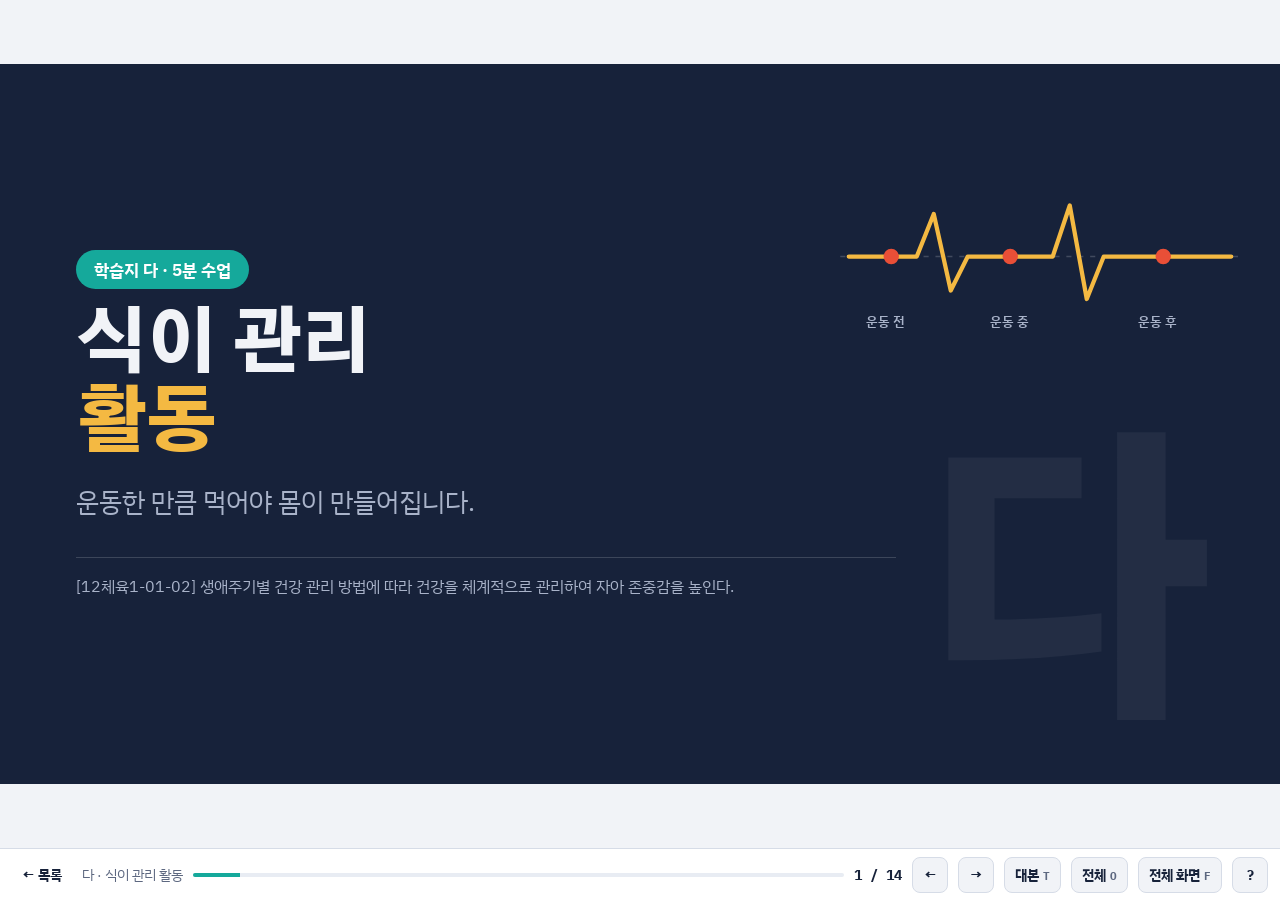
<file: nutrition.html>
<!doctype html>
<html lang="ko">
<head>
<meta charset="utf-8">
<meta name="viewport" content="width=device-width, initial-scale=1, viewport-fit=cover">
<title>다 · 식이 관리 활동</title>
<meta name="description" content="체육1 건강 홈트레이닝 — 학습지 다. 운동하는 몸에 필요한 다섯 가지 영양소, 운동 전·중·후 식사, 흔한 오해.">
<link rel="preconnect" href="https://fonts.googleapis.com">
<link rel="preconnect" href="https://fonts.gstatic.com" crossorigin>
<link rel="stylesheet" href="https://fonts.googleapis.com/css2?family=Gothic+A1:wght@700;800;900&family=IBM+Plex+Sans+KR:wght@400;500;700&family=IBM+Plex+Mono:wght@500;700&display=swap">
<link rel="stylesheet" href="deck.css">
<style>
  .nut .food { color: var(--coral-ink); font-weight: 700; font-size: 18px; margin-top: auto; }
  .nut .card p { font-size: 19px; }
  .tl { display: grid; grid-template-columns: repeat(3, minmax(0, 1fr)); gap: 0; position: relative; }
  .tl > div { display: flex; flex-direction: column; gap: 10px; padding: 0 14px; position: relative; }
  .tl .when { background: var(--navy); color: #fff; font-weight: 800; border-radius: 999px; padding: 8px 18px; align-self: flex-start; font-size: 19px; }
  .tl > div:nth-child(3) .when { background: var(--teal); }
  .tl .what { font-size: 24px; font-weight: 800; font-family: var(--f-display); }
  .tl .eg { font-size: 19px; }
  .tl .warn { font-size: 17px; color: var(--coral-ink); font-weight: 700; }
  .tl > div + div { border-left: 2px dashed var(--line); }
  .portrait .tl { grid-template-columns: 1fr; gap: 18px; }
  .portrait .tl > div + div { border-left: 0; border-top: 2px dashed var(--line); padding-top: 18px; }
  .myth { display: grid; grid-template-columns: repeat(2, minmax(0, 1fr)); gap: 14px; }
  .myth .card { gap: 6px; }
  .myth .say { font-size: 22px; font-weight: 800; font-family: var(--f-display); }
  .myth .say::before { content: "“"; color: var(--coral); }
  .myth .say::after { content: "”"; color: var(--coral); }
  .myth .fact { font-size: 18px; color: var(--ink); }
  .myth .fact b { color: var(--teal-ink); }
  .portrait .myth { grid-template-columns: 1fr; }
  .lab-grid { display: grid; grid-template-columns: 1fr 1fr; gap: 20px; flex: 1; min-height: 0; }
  .portrait .lab-grid { grid-template-columns: 1fr; }
  .pick { display: flex; flex-direction: column; gap: 10px; }
  .pick .row3 { display: grid; grid-template-columns: 120px 1fr; gap: 10px; align-items: center; }
  .pick .row3 .lbl { font-size: 15px; font-weight: 800; color: var(--sun); line-height: 1.3; }
  .pick .seg { display: grid; grid-template-columns: repeat(3, 1fr); gap: 6px; }
  .pick .seg .btn { font-size: 15px; padding: 8px 6px; white-space: normal; line-height: 1.3; }
  .meters { display: flex; flex-direction: column; gap: 12px; }
  .meter { display: grid; grid-template-columns: 112px 1fr 44px; gap: 10px; align-items: center; }
  .meter .k { font-size: 16px; font-weight: 700; color: var(--lab-muted); }
  .meter .tr { height: 14px; border-radius: 99px; background: var(--lab-line); overflow: hidden; }
  .meter .tr i { display: block; height: 100%; border-radius: 99px; background: var(--teal); transition: width .6s cubic-bezier(.2,.7,.2,1), background .3s; }
  .meter .tr i.mid { background: var(--sun); } .meter .tr i.low { background: var(--coral); }
  .meter .n { font-family: var(--f-mono); font-weight: 700; text-align: right; }
  #mealFb { list-style: none; margin: 0; padding: 0; display: flex; flex-direction: column; gap: 6px; font-size: 17px; }
  #mealFb li::before { content: "• "; color: var(--sun); }
  #mealFb li.ok::before { content: "✓ "; color: var(--teal); }
  #verdict { font-size: 20px; font-weight: 700; }
  .h2o { display: grid; grid-template-columns: 1fr 1.1fr; gap: 22px; }
  .portrait .h2o { grid-template-columns: 1fr; }
  .h2o .inrow { display: flex; align-items: center; gap: 12px; flex-wrap: wrap; font-size: 22px; font-weight: 700; }
  .h2o input[type=number] { width: 120px; font-size: 26px; font-family: var(--f-mono); padding: 8px 10px; border-radius: 10px; border: 2px solid var(--line); background: var(--surface); }
  .h2o input[type=range] { width: 100%; accent-color: var(--teal); }
  .h2o .bigv { font-family: var(--f-mono); font-weight: 700; font-size: 54px; color: var(--teal-ink); line-height: 1; }
  .loss { display: grid; grid-template-columns: repeat(4, 1fr); gap: 4px; margin-top: 8px; }
  .loss span { font-size: 14px; text-align: center; padding: 6px 2px; border-radius: 6px; background: var(--surface-2); color: var(--muted); font-weight: 700; }
  .loss span.on { background: var(--navy); color: #fff; }
  .loss span.on.bad { background: var(--coral); }
</style>
</head>
<body data-title="다 · 식이 관리 활동">
<main class="viewport"><div class="stage">

<!-- 1 -->
<section class="slide title-slide" data-sec="시작" data-label="식이 관리 활동">
  <svg class="art" viewBox="0 0 470 300" aria-hidden="true">
    <line class="a-base" x1="0" y1="170" x2="470" y2="170"/>
    <path class="a-line" d="M10 170 L90 170 L110 120 L130 210 L150 170 L250 170 L270 110 L290 220 L310 170 L460 170"/>
    <circle class="a-dot" cx="60" cy="170" r="9"/><circle class="a-dot" cx="200" cy="170" r="9"/><circle class="a-dot" cx="380" cy="170" r="9"/>
    <text class="a-lbl" x="30" y="252">운동 전</text><text class="a-lbl" x="176" y="252">운동 중</text><text class="a-lbl" x="350" y="252">운동 후</text>
  </svg>
  <span class="pill">학습지 다 · 5분 수업</span>
  <h1>식이 관리<br><span class="y">활동</span></h1>
  <p class="sub">운동한 만큼 먹어야 몸이 만들어집니다.</p>
  <p class="std">[12체육1-01-02] 생애주기별 건강 관리 방법에 따라 건강을 체계적으로 관리하여 자아 존중감을 높인다.</p>
  <span class="letter" aria-hidden="true">다</span>
  <aside class="notes"><p>"운동 30%, 먹는 것 70%"라는 말로 시작하되, 목표는 체중 감량이 아니라 잘 먹고 잘 회복하는 것임을 처음부터 분명히 해 둡니다.</p></aside>
</section>

<!-- 2 -->
<section class="slide" data-sec="시작">
  <header class="sh rise"><span class="sec"><b>0</b>학습지 지도</span><h2>학습지 다, 다섯 문항의 위치</h2></header>
  <div class="wsmap rise">
    <div class="it"><b>1번</b><span>영양소와 역할 연결하기<small>4~6장</small></span></div>
    <div class="it"><b>2번</b><span>운동 전·중·후, 무엇을 고를까<small>7~10장</small></span></div>
    <div class="it"><b>3번</b><span>어제 내 식사 적어 보기<small>마무리 · 14장</small></span></div>
    <div class="it"><b>4번</b><span>부족한 영양소와 채울 음식 하나<small>마무리 · 14장</small></span></div>
    <div class="it"><b>5번</b><span>흔한 오해 바로잡기 (서술형)<small>11~12장</small></span></div>
    <div class="it"><b>실험</b><span>몸속 실험실 — 운동하는 날 식사 고치기<small>8장</small></span></div>
  </div>
  <aside class="notes"><p>학습지 3·4번은 수업 마지막에 시간을 따로 줍니다. 오늘 강의는 1·2·5번을 먼저 다룹니다.</p></aside>
</section>

<!-- 3 -->
<section class="slide" data-sec="시작">
  <header class="sh rise"><span class="sec"><b>0</b>왜 먹는 이야기를 할까</span><h2>몸은 운동할 때가 아니라 <em>회복할 때</em> 좋아진다</h2></header>
  <div class="split even body">
    <div class="card"><h4><span class="dot coral"></span>학습지 가에서 배운 것</h4><p>운동 자극 → 피로·손상 → <strong>회복·초과회복</strong> → 적응</p><p class="small muted">회복 단계를 채우는 재료가 바로 음식과 잠이다.</p></div>
    <div class="card step"><h4><span class="dot"></span>오늘의 기준</h4><p>목표는 살 빼기가 아니라 <strong>잘 먹고, 잘 움직이고, 잘 회복하는 것</strong>.</p><p class="small muted">"운동 30%, 먹는 것 70%"라는 말도 있을 만큼 식사가 중요하다.</p></div>
  </div>
  <aside class="notes"><p>학급에 식사 문제로 어려움을 겪는 학생이 있을 수 있습니다. 체중이나 외모가 아니라 "잘 움직이는 몸"을 기준으로 이야기합니다.</p></aside>
</section>

<!-- 4 -->
<section class="slide" data-sec="1 다섯 영양소">
  <header class="sh rise"><div class="row"><span class="sec"><b>1</b>운동하는 몸에 필요한 5가지</span><span class="ws">학습지 1번</span></div><h2>① 에너지를 내는 세 가지</h2></header>
  <div class="cols c3 body nut">
    <div class="card"><h3><span class="dot sun"></span>탄수화물</h3><p>운동 중 가장 먼저 쓰이는 <span class="blank">주 에너지원</span>. 부족하면 금방 지친다.</p><p class="food">밥 · 고구마 · 바나나</p></div>
    <div class="card"><h3><span class="dot coral"></span>단백질</h3><p>손상된 근육을 <span class="blank">회복</span>하고 새로 만드는 재료.</p><p class="food">달걀 · 두부 · 닭가슴살</p></div>
    <div class="card"><h3><span class="dot violet"></span>지방</h3><p>장시간 <span class="blank">저강도</span> 운동의 에너지원, 세포막과 호르몬의 재료.</p><p class="food">견과류 · 등푸른 생선</p></div>
  </div>
  <aside class="notes"><p>영양소 이름을 외우게 하지 말고, 각 카드의 예시 음식(산호색 글씨)을 자기 식단에서 찾아보게 합니다. 학습지 3번과 이어집니다.</p></aside>
</section>

<!-- 5 -->
<section class="slide" data-sec="1 다섯 영양소">
  <header class="sh rise"><div class="row"><span class="sec"><b>1</b>운동하는 몸에 필요한 5가지</span><span class="ws">학습지 1번</span></div><h2>② 몸이 제대로 돌아가게 하는 두 가지</h2></header>
  <div class="cols c3 body nut">
    <div class="card"><h3><span class="dot"></span>비타민·무기질</h3><p>에너지 대사를 돕고 <span class="blank">뼈와 혈액</span>을 구성한다.</p><p class="food">채소 · 과일 · 우유</p></div>
    <div class="card"><h3><span class="dot navy"></span>수분</h3><p>체온을 조절하고 영양소를 운반한다. <span class="blank">2%</span>만 부족해도 능력이 떨어진다.</p><p class="food">하루 1.5~2L</p></div>
    <div class="card dark"><h3>기억할 것</h3><p>어느 하나만 챙기는 것이 아니라 <strong>다섯 가지가 함께</strong> 있어야 운동 효과가 나타납니다.</p></div>
  </div>
  <aside class="notes"><p>수분의 2%는 9장에서 자기 몸무게로 직접 계산해 봅니다.</p></aside>
</section>

<!-- 6 -->
<section class="slide" data-sec="1 다섯 영양소">
  <header class="sh rise"><div class="row"><span class="sec"><b>1</b>연결 문항</span><span class="ws">학습지 1번</span><span class="score"></span></div><h2>영양소와 역할을 연결해 보세요</h2></header>
  <div class="match">
    <ul class="left">
      <li data-a="㉰">탄수화물</li>
      <li data-a="㉮">단백질</li>
      <li data-a="㉲">지방</li>
      <li data-a="㉱">비타민·무기질</li>
      <li data-a="㉯">수분</li>
    </ul>
    <ul class="right">
      <li data-k="㉮">손상된 근육을 회복하고 새로 만드는 재료</li>
      <li data-k="㉯">체온을 조절하고 영양소를 운반한다</li>
      <li data-k="㉰">운동 중 가장 먼저 쓰이는 주 에너지원</li>
      <li data-k="㉱">에너지 대사를 돕고 뼈와 혈액을 구성한다</li>
      <li data-k="㉲">장시간 저강도 운동의 에너지원, 세포막의 재료</li>
    </ul>
  </div>
  <p class="note-line">보기 문장과 기호는 학습지와 다를 수 있습니다. 화면에서는 역할을 맞히는 데 집중하세요.</p>
  <aside class="notes"><p>학습지를 먼저 채우게 한 뒤, 몇 명에게 답을 물어 단추를 눌러 확인합니다.</p></aside>
</section>

<!-- 7 -->
<section class="slide" data-sec="2 언제 무엇을">
  <header class="sh rise"><div class="row"><span class="sec"><b>2</b>홈트레이닝 하는 날</span><span class="ws">학습지 2번</span></div><h2>언제, 무엇을 먹을까</h2></header>
  <div class="tl body">
    <div><span class="when">운동 1~2시간 전</span><p class="what">소화가 잘 되는 <span class="blank">탄수화물</span></p><p class="eg">바나나, 고구마, 밥 한 공기</p><p class="warn step">튀김·기름진 음식은 속을 불편하게</p></div>
    <div><span class="when">운동 중</span><p class="what">물을 <span class="blank">조금씩 나누어</span></p><p class="eg">15~20분마다 한두 모금</p><p class="warn step">한 번에 벌컥 마시지 않기</p></div>
    <div><span class="when">운동 직후 30~60분</span><p class="what">탄수화물 + <span class="blank">단백질</span> 함께</p><p class="eg">우유, 달걀, 두유 등</p><p class="warn step" style="color:var(--teal-ink)">이때가 회복이 가장 잘 되는 시간</p></div>
  </div>
  <aside class="notes"><p>학습지 2번 선택형 문항의 근거입니다. 빈칸을 열기 전에 학생들에게 먼저 물어봅니다.</p></aside>
</section>

<!-- 8 LAB -->
<section class="slide lab-slide" data-sec="2 언제 무엇을" data-label="몸속 실험실 — 민수의 운동하는 날">
  <header class="sh rise"><span class="sec"><b>★</b>몸속 실험실</span><h2>민수의 운동하는 날, <em>세 번만 바꿔</em> 보자</h2><p class="lead">민수는 아침을 거르고, 운동 중 물을 몰아 마시고, 끝나면 과자를 먹었다. 하나씩 고쳐 보세요.</p></header>
  <div class="lab-grid">
    <div class="panel pick">
      <div class="row3"><span class="lbl">운동 1~2시간 전</span><span class="seg" data-g="pre">
        <button type="button" class="btn on" data-v="0">아침 거름</button><button type="button" class="btn" data-v="1">바나나·고구마·밥</button><button type="button" class="btn" data-v="2">튀김·기름진 음식</button></span></div>
      <div class="row3"><span class="lbl">운동 중</span><span class="seg" data-g="mid">
        <button type="button" class="btn" data-v="0">물 안 마심</button><button type="button" class="btn" data-v="1">15~20분마다 한두 모금</button><button type="button" class="btn on" data-v="2">끝나고 한 번에 벌컥</button></span></div>
      <div class="row3"><span class="lbl">운동 직후 30~60분</span><span class="seg" data-g="post">
        <button type="button" class="btn" data-v="0">안 먹음</button><button type="button" class="btn" data-v="1">우유·달걀·바나나</button><button type="button" class="btn on" data-v="2">과자·탄산음료</button></span></div>
      <p id="verdict" style="margin-top:6px"></p>
    </div>
    <div class="panel" style="display:flex;flex-direction:column;gap:14px">
      <div class="meters" id="meters"></div>
      <ul id="mealFb"></ul>
    </div>
  </div>
  <p class="disclaim">막대는 선택에 따른 상대적인 상태를 보여 주는 모식입니다. 실제 측정값이 아닙니다.</p>
  <aside class="notes"><p>처음 화면이 민수의 원래 하루입니다. 학생들에게 "가장 먼저 무엇을 고칠까?"를 묻고, 하나씩 눌러 막대가 어떻게 바뀌는지 봅니다.</p><p>보충제 이야기가 나오면, 청소년은 일반 식품으로 충분히 채울 수 있고 제품보다 세 끼가 먼저라고 정리해 주세요.</p></aside>
</section>

<!-- 9 -->
<section class="slide" data-sec="2 언제 무엇을">
  <header class="sh rise"><span class="sec"><b>2</b>수분 2%를 내 몸무게로</span><h2>땀으로 얼마나 잃으면 <em>운동 능력이 떨어질까?</em></h2></header>
  <div class="h2o interactive">
    <div class="card" style="gap:14px">
      <label class="inrow" for="wt">내 몸무게 <input id="wt" type="number" min="25" max="150" step="1" value="55"> kg</label>
      <p class="small muted">몸무게의 2%</p>
      <p><span class="bigv" id="twoPct">1.1</span> <span style="font-size:24px;font-weight:700">kg ≈ 물 <span id="twoL">1.1</span> L</span></p>
      <p class="small">이만큼 땀을 흘리면 운동 능력이 떨어지기 시작한다. 운동 전후 몸무게를 재 보면 땀으로 잃은 양을 알 수 있다.</p>
    </div>
    <div class="card" style="gap:12px">
      <label class="small" style="font-weight:700" for="loss">운동 중 줄어든 몸무게 : <span id="lossKg" class="mono">0.5</span> kg (<span id="lossPct" class="mono">0.9</span>%)</label>
      <input id="loss" type="range" min="0" max="3" step="0.1" value="0.5">
      <div class="loss" aria-hidden="true"><span data-t="0">괜찮음</span><span data-t="1">목마름</span><span data-t="2">능력 저하</span><span data-t="3">위험</span></div>
      <p id="lossMsg" style="font-size:19px"></p>
      <p class="tiny">줄어든 몸무게는 대부분 수분입니다. 줄어든 만큼 물을 나누어 마셔 채웁니다.</p>
    </div>
  </div>
  <aside class="notes"><p>몸무게를 말하기 싫어하는 학생이 있으니 교사가 임의의 숫자(예: 55)로 시범만 보이고, 각자 계산은 학습지에 하도록 합니다.</p></aside>
</section>

<!-- 10 -->
<section class="slide" data-sec="2 언제 무엇을">
  <header class="sh rise"><span class="sec"><b>2</b>수업 시간 운동이라면</span><h2>가장 중요한 것은 <em>아침을 먹고 오는 것</em></h2></header>
  <div class="cols body">
    <div class="card warm"><h4><span class="dot coral"></span>아침을 거르면</h4><p>혈당이 낮아 <strong>어지럼증</strong>과 <strong>부상 위험</strong>이 커진다. 집중력도 떨어진다.</p></div>
    <div class="card tint step"><h4><span class="dot"></span>바쁜 아침이라면</h4><p>우유 한 컵 + 바나나 하나, 주먹밥 하나도 충분하다.</p></div>
  </div>
  <div class="memo step"><span class="lab">보충제는?</span><p style="font-size:21px">청소년은 일반 식품으로 충분히 채울 수 있다. 제품보다 세 끼가 먼저다.</p></div>
  <aside class="notes"><p>체육 시간이 1·2교시인 날 아침을 거른 학생이 어지러워하는 경우가 많습니다. 실제 사례를 이야기해 주면 효과적입니다.</p></aside>
</section>

<!-- 11 -->
<section class="slide" data-sec="3 오해 바로잡기">
  <header class="sh rise"><div class="row"><span class="sec"><b>3</b>흔한 오해 바로잡기</span><span class="ws">학습지 5번</span></div><h2>이런 말, 들어봤죠? 사실은 이렇습니다</h2></header>
  <div class="myth body">
    <div class="card"><p class="say">굶으면 살이 빠진다</p><p class="fact step">근육이 먼저 줄고 기초대사량이 떨어져, <b>나중에 더 찌기 쉬운 몸</b>이 된다.</p></div>
    <div class="card"><p class="say">탄수화물은 무조건 나쁘다</p><p class="fact step">운동할 힘이 나오는 <b>주 연료</b>다. 줄일 것은 가당 음료·과자이지 밥이 아니다.</p></div>
    <div class="card"><p class="say">단백질은 많을수록 좋다</p><p class="fact step">한 번에 많이 먹어도 다 쓰이지 않는다. <b>끼니마다 나누어</b> 먹는 것이 낫다.</p></div>
    <div class="card"><p class="say">땀을 많이 흘리면 살이 빠진 것</p><p class="fact step">빠진 것은 <b>수분</b>이다. 물을 마시면 바로 돌아온다.</p></div>
  </div>
  <p class="note-line">식사·체중 문제로 힘들다면 혼자 고민하지 말고 담임 선생님, 보건 선생님, 보호자와 상의하세요.</p>
  <aside class="notes"><p>말풍선을 먼저 읽고 "맞다/틀리다" 손을 들게 한 뒤 하나씩 엽니다.</p><p>마지막 안내 문구는 꼭 소리 내어 읽어 주세요.</p></aside>
</section>

<!-- 12 -->
<section class="slide" data-sec="3 오해 바로잡기">
  <header class="sh rise"><div class="row"><span class="sec"><b>3</b>서술형 연습</span><span class="ws">학습지 5번</span></div><h2>친구에게 설명하듯 써 봅시다</h2></header>
  <div class="card"><p style="font-size:21px">친구가 "다음 주 체력 측정 전까지 저녁을 굶고 운동만 하겠다"고 말한다. 이 방법의 문제점을 <strong>운동과 관련지어 두 가지</strong> 서술하시오.</p></div>
  <details class="answer"><summary>모범답안 보기</summary><div class="in">
    <p>① 굶으면 에너지가 부족해 <strong>근육이 먼저 줄고 기초대사량이 떨어진다</strong>. 그래서 다시 먹기 시작하면 오히려 살이 찌기 쉽다.</p>
    <p>② 운동의 <strong>주 에너지원인 탄수화물</strong>이 부족해 금방 지치고, 어지럼증과 부상 위험이 커져 체력 측정 기록도 떨어진다.</p>
    <div class="keywords"><span>근육 감소</span><span>기초대사량 저하</span><span>주 에너지원 부족</span><span>어지럼·부상</span></div>
  </div></details>
  <p class="tiny">"굶는 건 몸에 나쁘다"처럼 한 줄로 끝내지 말고, 무엇이 줄고 그래서 무엇이 달라지는지를 이어서 씁니다.</p>
  <aside class="notes"><p>2~3분 쓰게 한 뒤 모범답안을 엽니다. 채점 키워드 네 개 중 두 개 이상 들어가면 잘 쓴 답입니다.</p></aside>
</section>

<!-- 13 -->
<section class="slide" data-sec="확인">
  <header class="sh rise"><span class="sec"><b>✓</b>개념 확인</span><h2>세 문제로 확인하기</h2></header>
  <div class="cols c3 body">
    <div class="quiz mcq" data-answer="다">
      <p class="q"><span class="qn">1</span>운동 직후 30~60분에 알맞은 간식은?</p>
      <div class="opts"><button class="opt" data-k="가">탄산음료 한 캔</button><button class="opt" data-k="나">아무것도 안 먹기</button><button class="opt" data-k="다">우유와 바나나</button></div>
      <p class="fb">탄수화물 + 단백질을 함께 먹으면 회복이 가장 잘 됩니다.</p>
    </div>
    <div class="quiz mcq" data-answer="나">
      <p class="q"><span class="qn">2</span>운동 중 물은 어떻게 마실까?</p>
      <div class="opts"><button class="opt" data-k="가">끝날 때까지 참았다가 한 번에</button><button class="opt" data-k="나">15~20분마다 한두 모금</button><button class="opt" data-k="다">목마를 때만 조금</button></div>
      <p class="fb">조금씩 나누어 마셔야 속이 편하고 수분이 유지됩니다.</p>
    </div>
    <div class="quiz mcq" data-answer="가">
      <p class="q"><span class="qn">3</span>땀을 흘리고 줄어든 몸무게는 주로 무엇일까?</p>
      <div class="opts"><button class="opt" data-k="가">수분</button><button class="opt" data-k="나">지방</button><button class="opt" data-k="다">근육</button></div>
      <p class="fb">물을 마시면 바로 돌아옵니다. 줄어든 만큼 수분을 채웁니다.</p>
    </div>
  </div>
  <aside class="notes"><p>손을 들어 답을 고르게 한 뒤 보기를 눌러 확인합니다.</p></aside>
</section>

<!-- 14 -->
<section class="slide end-slide" data-sec="마무리" data-label="오늘의 정리">
  <header class="sh rise"><div class="row"><span class="sec"><b>✓</b>오늘의 정리</span><span class="ws" style="border-color:var(--sun);color:var(--sun)">학습지 3·4번</span></div><h2>기준은 세 가지 — 골고루, 규칙적으로, 충분히</h2><p class="lead">어제 하루 식사를 적어 보고, 부족했던 영양소 하나와 그것을 채울 음식 하나만 정하면 됩니다.</p></header>
  <div class="fillin" style="font-size:24px"><span>내가 채울 영양소와 음식 :</span><input id="fill-c" type="text" placeholder="예: 단백질 — 아침에 달걀 하나" aria-label="채울 영양소와 음식"></div>
  <div class="split even">
    <div class="card"><h4>스스로 점검</h4>
      <ul class="checklist">
        <li><label><input type="checkbox" id="ck-c1"> 5가지 영양소의 역할을 안다</label></li>
        <li><label><input type="checkbox" id="ck-c2"> 운동 전·후에 무엇을 먹을지 안다</label></li>
        <li><label><input type="checkbox" id="ck-c3"> 내 식사에서 고칠 점 하나를 찾았다</label></li>
      </ul>
    </div>
    <div style="display:flex;flex-direction:column;gap:14px;justify-content:flex-end">
      <p class="big">완벽한 식단보다 한 가지 약속.</p>
      <p class="next">다음 시간 : <a href="safety.html">학습지 라 — 안전사고 예방과 대처 →</a></p>
    </div>
  </div>
  <aside class="notes"><p>"완벽한 식단"을 요구하지 말고, 한 가지만 바꾸는 약속으로 끝내는 것이 실천율이 높습니다.</p></aside>
</section>

</div></main>
<script src="deck.js"></script>
<script>
(function () {
  /* 8장 식사 설계 */
  const OPT = {
    pre: [
      { e: 25, c: 80, fb: '아침을 거르면 혈당이 낮아 <b>금방 지치고 어지러울</b> 수 있어요.' },
      { e: 92, c: 90, ok: true, fb: '소화가 잘 되는 탄수화물 — 운동할 힘이 충분해요.' },
      { e: 60, c: 30, fb: '기름진 음식은 소화가 늦어 <b>운동 중 속이 불편</b>해요.' }
    ],
    mid: [
      { h: 25, c: 0, fb: '물을 안 마시면 땀으로 잃은 수분이 쌓여 <b>운동 능력이 떨어져요</b>.' },
      { h: 92, c: 0, ok: true, fb: '조금씩 나누어 마셔 수분이 유지돼요.' },
      { h: 50, c: -30, fb: '참았다가 <b>한 번에 벌컥</b> 마시면 운동 중엔 부족하고 끝나고는 속이 출렁여요.' }
    ],
    post: [
      { r: 20, fb: '아무것도 안 먹으면 <b>회복할 재료가 없어요</b>. 초과회복이 잘 일어나지 않아요.' },
      { r: 95, ok: true, fb: '탄수화물 + 단백질 — 회복이 가장 잘 되는 조합이에요.' },
      { r: 40, fb: '과자·탄산은 당만 있고 <b>근육 재료(단백질)</b>가 없어요.' }
    ]
  };
  const sel = { pre: 0, mid: 2, post: 2 };
  const M = [['운동 중 에너지', 'e'], ['속 편안함', 'c'], ['수분', 'h'], ['회복', 'r']];
  const mEl = document.getElementById('meters');
  mEl.innerHTML = M.map(m => '<div class="meter"><span class="k">' + m[0] + '</span><span class="tr"><i data-m="' + m[1] + '"></i></span><span class="n" data-n="' + m[1] + '"></span></div>').join('');
  function render() {
    const p = OPT.pre[sel.pre], d = OPT.mid[sel.mid], a = OPT.post[sel.post];
    const v = { e: p.e, c: Math.max(5, Math.min(100, p.c + d.c)), h: d.h, r: a.r };
    M.forEach(([, k]) => {
      const i = mEl.querySelector('[data-m=' + k + ']'); i.style.width = v[k] + '%';
      i.className = v[k] >= 70 ? '' : v[k] >= 45 ? 'mid' : 'low';
      mEl.querySelector('[data-n=' + k + ']').textContent = v[k];
    });
    document.getElementById('mealFb').innerHTML = [p, d, a].map(o => '<li class="' + (o.ok ? 'ok' : '') + '">' + o.fb + '</li>').join('');
    const good = [p, d, a].filter(o => o.ok).length;
    document.getElementById('verdict').innerHTML = good === 3 ? '<span style="color:var(--sun)">완성!</span> 잘 먹고, 잘 움직이고, 잘 회복하는 하루예요.' : '바꿀 곳이 <span style="color:var(--sun)">' + (3 - good) + '군데</span> 남았어요.';
  }
  document.querySelectorAll('.pick .seg').forEach(s => s.addEventListener('click', e => {
    const b = e.target.closest('[data-v]'); if (!b) return;
    sel[s.dataset.g] = +b.dataset.v;
    s.querySelectorAll('.btn').forEach(x => x.classList.toggle('on', x === b));
    render();
  }));
  render();

  /* 9장 수분 2% */
  const wt = document.getElementById('wt'), loss = document.getElementById('loss');
  function h2o() {
    const w = Math.min(150, Math.max(25, +wt.value || 55));
    const two = (w * 0.02);
    document.getElementById('twoPct').textContent = two.toFixed(1);
    document.getElementById('twoL').textContent = two.toFixed(1);
    const l = +loss.value; const pct = l / w * 100;
    document.getElementById('lossKg').textContent = l.toFixed(1);
    document.getElementById('lossPct').textContent = pct.toFixed(1);
    const tier = pct < 1 ? 0 : pct < 2 ? 1 : pct < 4 ? 2 : 3;
    document.querySelectorAll('.loss span').forEach(s => { const t = +s.dataset.t; s.classList.toggle('on', t === tier); s.classList.toggle('bad', t >= 2); });
    const msg = [
      '괜찮은 범위예요. 운동 중 조금씩 마시면 됩니다.',
      '목이 마르기 시작해요. 지금 한두 모금 마실 때예요.',
      '<strong>2%를 넘었어요.</strong> 운동 능력이 떨어지기 시작합니다. 쉬면서 물을 나누어 마셔요.',
      '<strong>위험해요.</strong> 운동을 멈추고 그늘에서 쉬며 수분을 채우세요. 어지러우면 어른에게 알려요.'
    ];
    document.getElementById('lossMsg').innerHTML = msg[tier];
  }
  wt.addEventListener('input', h2o); loss.addEventListener('input', h2o);
  h2o();
})();
</script>
</body>
</html>
</file>
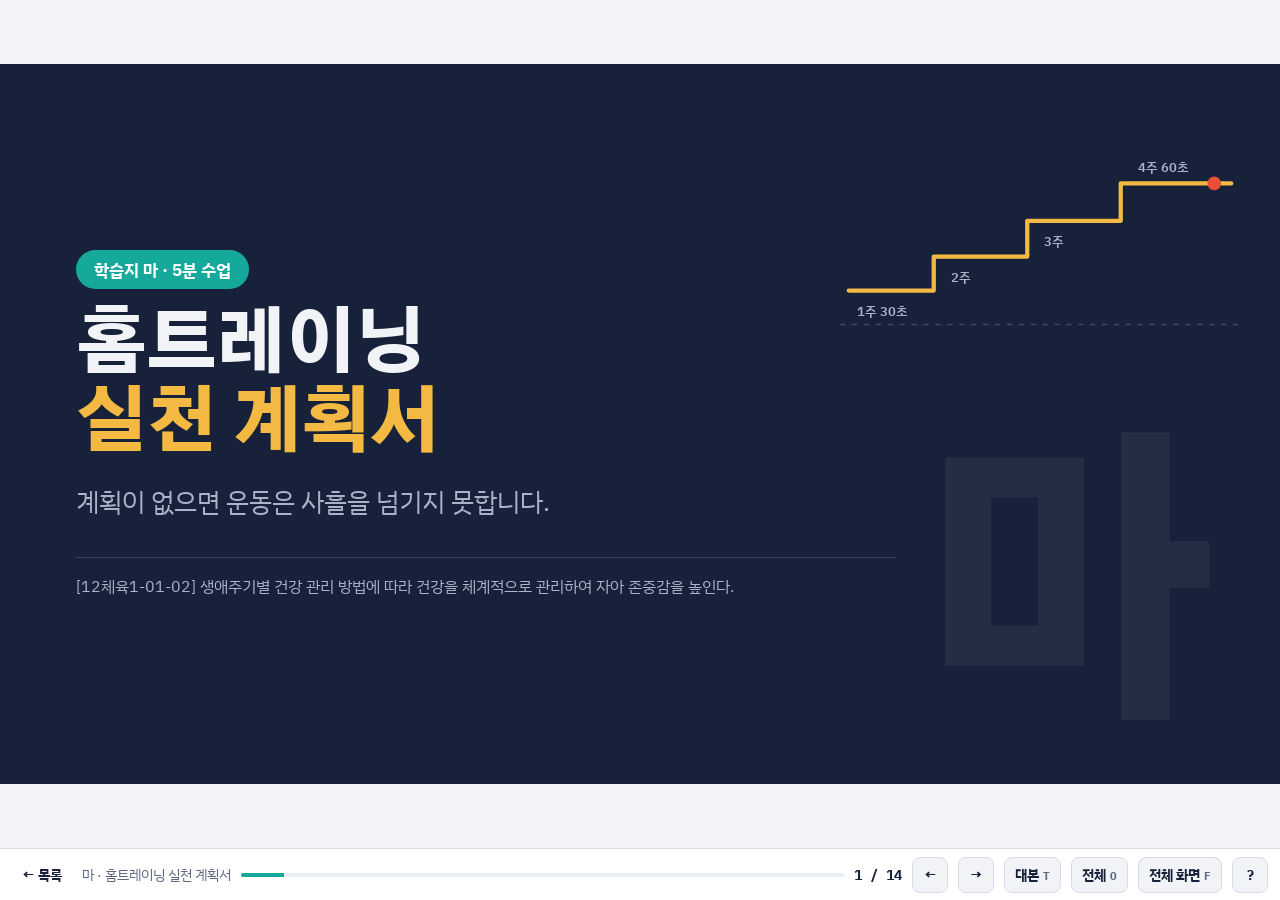
<file: plan.html>
<!doctype html>
<html lang="ko">
<head>
<meta charset="utf-8">
<meta name="viewport" content="width=device-width, initial-scale=1, viewport-fit=cover">
<title>마 · 홈트레이닝 실천 계획서</title>
<meta name="description" content="체육1 건강 홈트레이닝 — 학습지 마. 진단·처방·목표·기록, FITT 원리, RPE, 루틴 순서, 측정 가능한 목표.">
<link rel="preconnect" href="https://fonts.googleapis.com">
<link rel="preconnect" href="https://fonts.gstatic.com" crossorigin>
<link rel="stylesheet" href="https://fonts.googleapis.com/css2?family=Gothic+A1:wght@700;800;900&family=IBM+Plex+Sans+KR:wght@400;500;700&family=IBM+Plex+Mono:wght@500;700&display=swap">
<link rel="stylesheet" href="deck.css">
<style>
  .recap { display: grid; grid-template-columns: repeat(4, minmax(0, 1fr)); gap: 14px; }
  .recap a.card { text-decoration: none; color: inherit; }
  .recap a.card:hover { border-color: var(--teal); }
  .recap .lt { font-family: var(--f-display); font-weight: 900; font-size: 44px; line-height: 1; color: var(--coral); }
  .recap p { font-size: 18px; }
  .recap .to { margin-top: auto; font-weight: 800; color: var(--teal-ink); font-size: 18px; }
  .portrait .recap { grid-template-columns: 1fr 1fr; }
  .fitt { display: grid; grid-template-columns: repeat(4, minmax(0, 1fr)); gap: 14px; }
  .fitt .L { font-family: var(--f-display); font-weight: 900; font-size: 70px; line-height: 1; color: var(--teal); }
  .fitt .card:nth-child(2) .L { color: var(--coral); } .fitt .card:nth-child(3) .L { color: var(--violet); } .fitt .card:nth-child(4) .L { color: var(--sun); }
  .fitt .en { font-family: var(--f-mono); font-size: 15px; color: var(--muted); }
  .fitt .val { font-size: 26px; font-weight: 800; font-family: var(--f-display); }
  .fitt p { font-size: 17px; }
  .portrait .fitt { grid-template-columns: 1fr 1fr; }
  .rpe { display: grid; grid-template-columns: repeat(10, minmax(0, 1fr)); gap: 6px; }
  .rpe button { height: 92px; border: 0; border-radius: 10px; cursor: pointer; font-family: var(--f-mono); font-weight: 700; font-size: 30px; color: #17223A; position: relative; transition: transform .15s; }
  .rpe button:hover { transform: translateY(-3px); }
  .rpe button.on { outline: 4px solid var(--ink); outline-offset: 2px; }
  .rpe-lbl { display: grid; grid-template-columns: repeat(5, minmax(0, 1fr)); gap: 6px; text-align: center; font-weight: 700; font-size: 17px; color: var(--muted); }
  .rpe-band { position: relative; height: 34px; }
  .rpe-band span { position: absolute; left: 40%; width: 30%; top: 0; height: 100%; border: 2px solid var(--teal); border-top: 0; border-radius: 0 0 10px 10px; display: grid; place-items: center; font-weight: 800; color: var(--teal-ink); font-size: 16px; }
  #rpeOut { font-size: 21px; }
  .lab-grid { display: grid; grid-template-columns: 360px 1fr; gap: 18px; flex: 1; min-height: 0; }
  .portrait .lab-grid { grid-template-columns: 1fr; }
  .ctl { display: flex; flex-direction: column; gap: 4px; }
  .ctl .top { display: flex; justify-content: space-between; align-items: baseline; }
  .ctl .top b { font-family: var(--f-mono); font-size: 20px; color: var(--sun); }
  .ctl .lbl { font-size: 15px; font-weight: 800; color: var(--lab-muted); }
  .ctl .seg { display: grid; grid-template-columns: repeat(4, 1fr); gap: 5px; }
  .ctl .seg .btn { font-size: 14px; padding: 7px 2px; }
  .ctl .seg.t3 { grid-template-columns: repeat(3, 1fr); }
  .week { display: grid; grid-template-columns: repeat(7, minmax(0, 1fr)); gap: 6px; }
  .week div { border-radius: 8px; padding: 8px 4px; text-align: center; background: var(--lab-line); font-size: 14px; color: var(--lab-muted); display: flex; flex-direction: column; gap: 2px; }
  .week div b { font-size: 16px; color: var(--lab-ink); }
  .week div.on { background: var(--teal); color: #fff; }
  .week div.on b { color: #fff; }
  .rows4 { display: flex; flex-direction: column; gap: 6px; }
  .rows4 .r { display: grid; grid-template-columns: 34px 1fr; gap: 10px; align-items: start; font-size: 16px; line-height: 1.45; }
  .rows4 .r .L { font-family: var(--f-display); font-weight: 900; font-size: 20px; text-align: center; border-radius: 6px; color: #17223A; }
  .rows4 .r .L.g { background: var(--teal); color: #fff; } .rows4 .r .L.w { background: var(--sun); } .rows4 .r .L.b { background: var(--coral); color: #fff; }
  #rxLine { font-size: 18px; font-weight: 700; color: var(--sun); }
  .rules3 { display: grid; grid-template-columns: repeat(3, minmax(0, 1fr)); gap: 14px; }
  .rules3 .card .big { font-family: var(--f-display); font-weight: 900; font-size: 26px; }
  .rules3 p { font-size: 18px; }
  .portrait .rules3 { grid-template-columns: 1fr; }
  .goal { display: grid; grid-template-columns: 1fr 1fr; gap: 20px; }
  .portrait .goal { grid-template-columns: 1fr; }
  .goal .f { display: grid; grid-template-columns: 120px 1fr; gap: 10px 14px; align-items: center; font-size: 19px; font-weight: 700; }
  .goal select, .goal input { font-size: 20px; padding: 8px 10px; border-radius: 10px; border: 2px solid var(--line); background: var(--surface); min-width: 0; width: 100%; }
  .goal .pair { display: flex; gap: 8px; }
  .goal .pair input { flex: 1; font-family: var(--f-mono); }
  .goal .pair select { flex: 0 0 90px; }
  #goalOut .sent { font-family: var(--f-display); font-weight: 800; font-size: 30px; line-height: 1.35; }
  #goalChecks { list-style: none; padding: 0; margin: 0; display: flex; flex-direction: column; gap: 6px; font-size: 18px; }
  #goalChecks li.ok::before { content: "✓ "; color: var(--good); font-weight: 800; }
  #goalChecks li.no::before { content: "! "; color: var(--bad); font-weight: 800; }
  .obs { display: grid; grid-template-columns: repeat(2, minmax(0, 1fr)); gap: 14px; }
  .obs .card .say { font-size: 22px; font-weight: 800; font-family: var(--f-display); }
  .obs .card .alt { font-size: 19px; }
  .obs .card .alt::before { content: "대안 → "; color: var(--teal-ink); font-weight: 800; }
  .portrait .obs { grid-template-columns: 1fr; }
  .sign { display: flex; align-items: baseline; gap: 12px; flex-wrap: wrap; font-size: 22px; font-weight: 700; }
  .sign input { flex: 0 1 260px; min-width: 0; background: transparent; border: 0; border-bottom: 2px solid currentColor; padding: 6px 4px; font-size: 26px; font-weight: 700; outline: none; font-family: var(--f-display); }
</style>
</head>
<body data-title="마 · 홈트레이닝 실천 계획서">
<main class="viewport"><div class="stage">

<!-- 1 -->
<section class="slide title-slide" data-sec="시작" data-label="홈트레이닝 실천 계획서">
  <svg class="art" viewBox="0 0 470 300" aria-hidden="true">
    <line class="a-base" x1="0" y1="250" x2="470" y2="250"/>
    <path class="a-line" d="M10 210 L110 210 L110 170 L220 170 L220 128 L330 128 L330 84 L460 84"/>
    <circle class="a-dot" cx="440" cy="84" r="8"/>
    <text class="a-lbl" x="20" y="240">1주 30초</text><text class="a-lbl" x="130" y="200">2주</text><text class="a-lbl" x="240" y="158">3주</text><text class="a-lbl" x="350" y="70">4주 60초</text>
  </svg>
  <span class="pill">학습지 마 · 5분 수업</span>
  <h1>홈트레이닝<br><span class="y">실천 계획서</span></h1>
  <p class="sub">계획이 없으면 운동은 사흘을 넘기지 못합니다.</p>
  <p class="std">[12체육1-01-02] 생애주기별 건강 관리 방법에 따라 건강을 체계적으로 관리하여 자아 존중감을 높인다.</p>
  <span class="letter" aria-hidden="true">마</span>
  <aside class="notes"><p>지금까지 배운 원리(가~라)를 하나의 계획서로 모으는 시간입니다.</p><p>오늘 만든 계획을 4주간 실제로 실천하고 학습지 바에 기록한다고 안내합니다.</p></aside>
</section>

<!-- 2 -->
<section class="slide" data-sec="시작">
  <header class="sh rise"><span class="sec"><b>0</b>학습지 지도</span><h2>학습지 마, 계획서의 칸과 강의 위치</h2></header>
  <div class="wsmap rise">
    <div class="it"><b>1번</b><span>진단 — 지금 내 운동 빈도와 약한 체력 요소<small>4장 · 8장 실험실</small></span></div>
    <div class="it"><b>2번</b><span>처방 — FITT 네 칸 채우기<small>6~8장</small></span></div>
    <div class="it"><b>3번</b><span>목표 — 4주 뒤 무엇을 얼마나<small>11장</small></span></div>
    <div class="it"><b>4번</b><span>루틴 — 동작 순서와 세트<small>9~10장</small></span></div>
    <div class="it"><b>방해 요인</b><span>미리 적는 대안<small>12장</small></span></div>
    <div class="it"><b>서명</b><span>계획서 완성<small>14장</small></span></div>
  </div>
  <aside class="notes"><p>계획서 칸 순서대로 강의가 진행됩니다. 오늘 수업이 끝나면 서명까지 마쳐야 합니다.</p></aside>
</section>

<!-- 3 -->
<section class="slide" data-sec="시작">
  <header class="sh rise"><span class="sec"><b>0</b>지금까지 배운 것</span><h2>가~라에서 배운 것이 <em>계획서의 근거</em>가 된다</h2></header>
  <div class="recap body">
    <a class="card" href="health-effects.html#8"><span class="lt">가</span><p>초과회복 꼭대기에서 다시 자극</p><p class="to">→ 빈도 : 주 3회</p></a>
    <a class="card" href="life-cycle.html#8"><span class="lt">나</span><p>청소년기는 최대 골량을 쌓는 시기</p><p class="to">→ 형태 : 근력 + 심폐</p></a>
    <a class="card" href="nutrition.html#7"><span class="lt">다</span><p>운동 전 탄수화물, 후 탄수화물 + 단백질</p><p class="to">→ 운동 시간대와 간식</p></a>
    <a class="card" href="safety.html#12"><span class="lt">라</span><p>준비운동 5분, 통증이면 멈춤</p><p class="to">→ 루틴 앞뒤 5분</p></a>
  </div>
  <aside class="notes"><p>카드를 누르면 해당 강의의 그 장으로 이동합니다. 복습이 필요한 반이면 잠깐 다녀와도 좋습니다.</p></aside>
</section>

<!-- 4 -->
<section class="slide" data-sec="1 좋은 계획">
  <header class="sh rise"><div class="row"><span class="sec"><b>1</b>좋은 계획은 이 순서로 만든다</span><span class="ws">학습지 1~4번</span></div><h2>진단 → 처방 → 목표 → 기록</h2></header>
  <div class="flow" style="--n:4">
    <div><div class="chev">진단</div><p class="desc">지금 내 운동 빈도와 가장 약한 체력 요소는?</p></div>
    <div class="step"><div class="chev coral">처방</div><p class="desc">FITT 원리로 빈도·강도·시간·형태 정하기</p></div>
    <div class="step"><div class="chev">목표</div><p class="desc">4주 뒤 무엇을 얼마나 할 수 있게?</p></div>
    <div class="step"><div class="chev teal">기록</div><p class="desc">실천 일지로 지켰는지 확인하기</p></div>
  </div>
  <div class="card flat step"><p><strong>진단 질문</strong> — 지난주에 숨이 찰 만큼 운동한 날은 며칠? 근력·근지구력·심폐지구력·유연성 중 가장 자신 없는 것은?</p></div>
  <aside class="notes"><p>진단 질문 두 개를 학습지 1번에 바로 적게 합니다.</p></aside>
</section>

<!-- 5 -->
<section class="slide" data-sec="1 좋은 계획">
  <header class="sh rise"><div class="row"><span class="sec"><b>1</b>좋은 계획, 고칠 계획</span><span class="score"></span></div><h2>어느 쪽일까? <em>확인할 수 있는지</em>가 기준</h2></header>
  <ol class="ox" data-labels="좋은 계획|고칠 계획">
    <li data-a="고칠 계획"><span class="t">"열심히 운동하겠다"</span><span class="why">얼마나 했는지 확인할 수 없다.</span></li>
    <li data-a="좋은 계획"><span class="t">"주 3회, 회당 20분"</span><span class="why">빈도와 시간이 숫자로 정해져 확인할 수 있다.</span></li>
    <li data-a="고칠 계획"><span class="t">"매일 2시간씩 하겠다"</span><span class="why">지킬 수 없고 회복할 틈도 없다. 사흘 만에 무너진다.</span></li>
    <li data-a="좋은 계획"><span class="t">"플랭크 30초 → 60초"</span><span class="why">지금 기록과 목표가 숫자로 있다.</span></li>
    <li data-a="고칠 계획"><span class="t">"한 달 안에 복근 만들기"</span><span class="why">겉모습은 확인할 기준이 없다. 동작과 기록으로 바꾼다.</span></li>
    <li data-a="좋은 계획"><span class="t">"스쿼트 15회 3세트 완수"</span><span class="why">했는지 안 했는지 바로 알 수 있다.</span></li>
  </ol>
  <aside class="notes"><p>"고칠 계획"이 왜 나쁜지 학생에게 물어보세요. "확인할 수 없어서"라는 답이 나오면 성공입니다.</p></aside>
</section>

<!-- 6 -->
<section class="slide" data-sec="2 FITT 처방">
  <header class="sh rise"><div class="row"><span class="sec"><b>2</b>FITT 원리로 처방하기</span><span class="ws">학습지 2번</span></div><h2>네 칸을 채우면 운동 처방이 완성됩니다</h2></header>
  <div class="fitt body">
    <div class="card"><span class="L">F</span><span class="en">Frequency · 빈도</span><span class="val"><span class="blank">주 3회 이상</span></span><p>주 2회 이하는 효과가 잘 안 난다</p></div>
    <div class="card"><span class="L">I</span><span class="en">Intensity · 강도</span><span class="val"><span class="blank">RPE 5~7</span></span><p>숨은 차지만 짧은 대화는 가능</p></div>
    <div class="card"><span class="L">T</span><span class="en">Time · 시간</span><span class="val"><span class="blank">1회 20분 이상</span></span><p>짧게 자주도 괜찮다</p></div>
    <div class="card"><span class="L">T</span><span class="en">Type · 형태</span><span class="val"><span class="blank">근력 + 심폐</span></span><p>약한 체력 요소를 우선</p></div>
  </div>
  <aside class="notes"><p>영어 첫 글자만 보고 무엇일지 맞혀 보게 한 뒤 빈칸을 엽니다.</p></aside>
</section>

<!-- 7 -->
<section class="slide" data-sec="2 FITT 처방">
  <header class="sh rise"><div class="row"><span class="sec"><b>2</b>강도(RPE) 어떻게 정할까?</span><span class="ws">학습지 2번 · 바</span></div><h2>내가 느끼는 힘듦을 <em>1~10</em>으로</h2><p class="lead">숫자를 눌러 보세요.</p></header>
  <div style="display:flex;flex-direction:column;gap:8px" class="interactive">
    <div class="rpe" id="rpe"></div>
    <div class="rpe-lbl"><span>아주 쉬움</span><span>가볍다</span><span>조금 힘들다</span><span>많이 힘들다</span><span>한계</span></div>
    <div class="rpe-band"><span>홈트 적정 5~7</span></div>
  </div>
  <div class="card tint" id="rpeOut"><p>홈트레이닝은 5~7 사이가 알맞습니다. 매번 9~10으로 하면 회복이 안 되어 오히려 체력이 떨어집니다.</p></div>
  <aside class="notes"><p>RPE는 학습지 바(실천 일지)에서 매회 기록하는 항목입니다. 여기서 확실히 이해시켜 두면 일지 작성이 쉬워집니다.</p><p>"말하기 시험": 운동하면서 한 문장을 말할 수 있으면 5~6, 단어만 겨우 나오면 7~8, 말이 안 나오면 9~10.</p></aside>
</section>

<!-- 8 LAB -->
<section class="slide lab-slide" data-sec="2 FITT 처방" data-label="몸속 실험실 — FITT 처방 설계기">
  <header class="sh rise"><span class="sec"><b>★</b>몸속 실험실</span><h2>FITT 처방 설계기 — <em>지킬 수 있는 일주일</em>을 만들자</h2><p class="lead">지금 화면은 의욕만 앞선 계획입니다. 네 칸이 모두 청록색이 되게 고쳐 보세요.</p></header>
  <div class="lab-grid">
    <div class="panel" style="display:flex;flex-direction:column;gap:12px">
      <div class="ctl"><span class="lbl">진단 · 가장 약한 체력 요소</span>
        <div class="seg" id="weak"><button type="button" class="btn on" data-v="str">근력</button><button type="button" class="btn" data-v="end">근지구력</button><button type="button" class="btn" data-v="car">심폐</button><button type="button" class="btn" data-v="flx">유연성</button></div></div>
      <div class="ctl"><div class="top"><span class="lbl">F 빈도</span><b id="fV">주 7회</b></div><input type="range" id="fR" min="1" max="7" value="7" aria-label="빈도"></div>
      <div class="ctl"><div class="top"><span class="lbl">I 강도</span><b id="iV">RPE 9</b></div><input type="range" id="iR" min="1" max="10" value="9" aria-label="강도"></div>
      <div class="ctl"><div class="top"><span class="lbl">T 시간</span><b id="tV">60분</b></div><input type="range" id="tR" min="5" max="60" step="5" value="60" aria-label="시간"></div>
      <div class="ctl"><span class="lbl">T 형태 (여러 개 고르기)</span>
        <div class="seg t3" id="typ"><button type="button" class="btn on" data-v="str">근력</button><button type="button" class="btn" data-v="car">심폐</button><button type="button" class="btn" data-v="flx">유연성</button></div></div>
    </div>
    <div class="panel" style="display:flex;flex-direction:column;gap:12px">
      <div class="week" id="week"></div>
      <div class="rows4" id="rows4"></div>
      <p id="rxLine"></p>
    </div>
  </div>
  <aside class="notes"><p>처음 화면은 "매일 1시간, 한계까지, 근력만"인 계획입니다. 학생들과 함께 하나씩 고쳐 네 칸을 모두 청록색으로 만듭니다.</p><p>마지막 줄의 처방 문장을 학습지 2번에 옮겨 적게 합니다. 약한 체력 요소를 바꾸면 추천 동작도 바뀝니다.</p></aside>
</section>

<!-- 9 -->
<section class="slide" data-sec="3 루틴">
  <header class="sh rise"><div class="row"><span class="sec"><b>3</b>루틴 짜기 — 순서에도 원리가 있다</span><span class="ws">학습지 4번</span></div><h2>그대로 베끼지 말고 내 체력에 맞게 바꾸세요</h2></header>
  <div class="tbl-wrap">
    <table class="tbl">
      <thead><tr><th>순서</th><th>동작</th><th>횟수 × 세트</th><th>왜 이 자리에?</th></tr></thead>
      <tbody>
        <tr><td>1</td><td>스쿼트</td><td class="mono">15회 × 3세트</td><td>큰 근육 먼저 — 힘이 남아 있을 때</td></tr>
        <tr class="step"><td>2</td><td>마운틴 클라이머</td><td class="mono">30초 × 3세트</td><td>심박수를 끌어올린다</td></tr>
        <tr class="step"><td>3</td><td>덤벨컬</td><td class="mono">12회 × 3세트</td><td>작은 근육은 뒤에</td></tr>
        <tr class="step"><td>4</td><td>크런치</td><td class="mono">20회 × 3세트</td><td>코어는 후반부에</td></tr>
        <tr class="step"><td>5</td><td>플랭크</td><td class="mono">40초 × 3세트</td><td>마무리 버티기 — 남은 힘 소진</td></tr>
      </tbody>
    </table>
  </div>
  <aside class="notes"><p>학생마다 고른 5동작이 다르므로, 표는 "순서의 원리"를 보여 주는 예시로만 씁니다. 큰 근육 먼저라는 원칙만 확실히 남기세요.</p></aside>
</section>

<!-- 10 -->
<section class="slide" data-sec="3 루틴">
  <header class="sh rise"><div class="row"><span class="sec"><b>3</b>순서의 세 가지 원칙</span><span class="ws">학습지 4번</span></div><h2>계획서에도 꼭 적어 두기</h2></header>
  <div class="rules3">
    <div class="card"><p class="big">큰 근육 → 작은 근육</p><p>스쿼트를 마지막에 하면 자세가 무너져 다치기 쉽다.</p></div>
    <div class="card step"><p class="big">세트 간 휴식 30~60초</p><p>너무 길면 심박수가 떨어지고, 너무 짧으면 자세가 무너진다.</p></div>
    <div class="card step"><p class="big">준비운동 5분 · 정리운동 5분</p><p>루틴 앞뒤에 반드시 넣는다.</p></div>
  </div>
  <div class="card flat step"><p class="small" style="font-weight:700">세트 간 휴식 타이머 — 집에서 운동할 때도 써 보세요</p><div class="timer" data-secs="30|45|60"></div></div>
  <aside class="notes"><p>휴식 타이머로 30초가 얼마나 짧은지, 60초가 얼마나 긴지 직접 느껴 보게 합니다.</p></aside>
</section>

<!-- 11 -->
<section class="slide" data-sec="4 목표">
  <header class="sh rise"><div class="row"><span class="sec"><b>4</b>측정 가능한 목표</span><span class="ws">학습지 3번</span></div><h2>4주 뒤, <em>무엇을 얼마나</em> 할 수 있게?</h2></header>
  <div class="goal interactive">
    <div class="card" style="gap:14px">
      <div class="f">
        <label for="gMove">동작</label>
        <select id="gMove"><option>플랭크</option><option>스쿼트</option><option>버피테스트</option><option>무릎 싯업</option><option>덤벨컬</option><option>사이드 래터럴 레이즈</option><option>마운틴 클라이머</option><option>크런치</option></select>
        <label for="gNow">지금 기록</label>
        <span class="pair"><input id="gNow" type="number" min="1" value="30"><select id="gUnit" aria-label="단위"><option>초</option><option>회</option></select></span>
        <label for="gGoal">4주 뒤 목표</label>
        <span class="pair"><input id="gGoal" type="number" min="1" value="60"><span id="gUnit2" style="align-self:center">초</span></span>
      </div>
    </div>
    <div class="card tint" id="goalOut" style="gap:12px">
      <p class="sent" id="gSent"></p>
      <ul id="goalChecks"></ul>
    </div>
  </div>
  <aside class="notes"><p>지금 기록은 실제로 재 본 숫자를 쓰게 합니다. 오늘 수업 중 1분 동안 재 보는 시간을 주면 좋습니다.</p><p>목표가 지금의 두 배를 넘으면 경고가 뜹니다. 4주 안에 지킬 수 있는 만큼이 좋은 목표입니다.</p></aside>
</section>

<!-- 12 -->
<section class="slide" data-sec="5 방해 요인">
  <header class="sh rise"><span class="sec"><b>5</b>방해 요인과 대안</span><h2>방해 요인을 <em>미리 적는 사람</em>이 끝까지 갑니다</h2></header>
  <div class="obs body">
    <div class="card"><p class="say">"시간이 없다"</p><p class="alt">20분을 10분씩 두 번으로 나눈다.</p></div>
    <div class="card"><p class="say">"귀찮다"</p><p class="alt">운동복을 미리 꺼내 두고, 매트를 펴 둔다.</p></div>
    <div class="card step"><p class="say">"자꾸 잊어버린다"</p><p class="alt">같은 시각에 알람, 저녁 먹기 전으로 고정한다.</p></div>
    <div class="card step"><p class="say">"층간소음이 걱정된다"</p><p class="alt">점프 대신 한 발씩 딛는 버피, 매트 깔기.</p></div>
  </div>
  <p class="note-line">위 두 개는 수업 자료의 예, 아래 두 개는 덧붙인 예입니다. 내 상황에 맞는 방해 요인 하나와 대안 하나를 계획서에 적습니다.</p>
  <aside class="notes"><p>미리 정한 대안이 실천율을 바꿉니다. 학생 몇 명에게 자기 방해 요인을 말하게 하고, 반 전체가 대안을 같이 찾아 주면 좋습니다.</p></aside>
</section>

<!-- 13 -->
<section class="slide" data-sec="5 방해 요인">
  <header class="sh rise"><div class="row"><span class="sec"><b>6</b>다음 시간부터 — 실천 일지</span><span class="ws">학습지 바</span></div><h2>5회 기록하면 4주가 보인다</h2></header>
  <div class="tbl-wrap">
    <table class="tbl">
      <thead><tr><th>날짜</th><th>한 동작</th><th>시간</th><th>RPE</th><th>지켰나</th><th>한 줄 소감</th></tr></thead>
      <tbody>
        <tr><td class="mono">3/4 (월)</td><td>스쿼트·마운틴 클라이머·플랭크</td><td class="mono">22분</td><td class="mono">6</td><td>○</td><td>플랭크 35초 성공</td></tr>
        <tr><td class="mono">3/6 (수)</td><td>스쿼트·크런치·플랭크</td><td class="mono">10분 + 10분</td><td class="mono">7</td><td>△</td><td>학원 때문에 나눠서 함</td></tr>
        <tr class="step"><td class="mono">3/8 (금)</td><td colspan="5" class="muted">여기부터 내가 채우기</td></tr>
      </tbody>
    </table>
  </div>
  <p class="tiny">기록 예시입니다. "지켰나"는 계획대로면 ○, 일부만 했으면 △, 못 했으면 ×.</p>
  <aside class="notes"><p>다음 시간부터 실천 일지를 매 수업 첫 5분에 확인하겠다고 예고하세요. △도 괜찮다는 점을 강조합니다. 0보다 나은 10분입니다.</p></aside>
</section>

<!-- 14 -->
<section class="slide end-slide" data-sec="마무리" data-label="오늘의 정리">
  <header class="sh rise"><div class="row"><span class="sec"><b>✓</b>오늘의 정리</span><span class="ws" style="border-color:var(--sun);color:var(--sun)">계획서 서명</span></div><h2>계획서를 완성하고 서명하면 오늘 수업 끝입니다</h2></header>
  <div class="split even">
    <div class="card"><h4>스스로 점검</h4>
      <ul class="checklist">
        <li><label><input type="checkbox" id="ck-e1"> 내 약한 체력 요소를 안다</label></li>
        <li><label><input type="checkbox" id="ck-e2"> FITT 네 칸을 채웠다</label></li>
        <li><label><input type="checkbox" id="ck-e3"> 측정 가능한 목표를 세웠다</label></li>
      </ul>
    </div>
    <div style="display:flex;flex-direction:column;gap:16px;justify-content:flex-end">
      <p class="big">"시간이 없다"면 10분씩 두 번. 미리 정한 대안이 실천을 바꾼다.</p>
      <label class="sign" for="sig">나는 이 계획을 4주 동안 실천합니다. <input id="sig" type="text" placeholder="이름" autocomplete="off"></label>
      <p class="next">다음 시간부터 : 학습지 바 — 실천 일지 5회 기록 시작 · <a href="index.html">강의 목록으로 →</a></p>
    </div>
  </div>
  <aside class="notes"><p>서명란까지 채우게 하는 것이 심리적으로 효과가 큽니다.</p><p>다음 시간부터 실천 일지를 매 수업 첫 5분에 확인하겠다고 예고하세요.</p></aside>
</section>

</div></main>
<script src="deck.js"></script>
<script>
(function () {
  /* 7장 RPE */
  const RPE = [
    [1, '아주 쉬움', '누워 있는 것과 비슷하다.'], [2, '아주 쉬움', '천천히 걷는 정도.'],
    [3, '가볍다', '편하게 노래도 부를 수 있다.'], [4, '가볍다', '몸이 데워지기 시작한다.'],
    [5, '조금 힘들다', '숨이 차기 시작하지만 문장으로 말할 수 있다. 홈트 적정.'],
    [6, '조금 힘들다', '땀이 나고, 짧은 대화는 가능하다. 홈트 적정.'],
    [7, '많이 힘들다', '단어 몇 개만 겨우 말할 수 있다. 홈트 적정의 위쪽 끝.'],
    [8, '많이 힘들다', '오래 버티기 어렵다. 가끔은 괜찮지만 매번은 무리.'],
    [9, '한계', '거의 끝까지 짜냈다. 매번 이렇게 하면 회복이 안 된다.'],
    [10, '한계', '더는 한 번도 못 한다.']
  ];
  const COL = ['#9FD6C9', '#9FD6C9', '#6CC3B4', '#6CC3B4', '#15A99B', '#15A99B', '#F4B942', '#F4B942', '#EE7B5C', '#E94F37'];
  const rpe = document.getElementById('rpe');
  rpe.innerHTML = RPE.map((r, i) => '<button type="button" data-i="' + i + '" style="background:' + COL[i] + '" aria-label="RPE ' + r[0] + '">' + r[0] + '</button>').join('');
  rpe.addEventListener('click', e => {
    const b = e.target.closest('[data-i]'); if (!b) return;
    const r = RPE[+b.dataset.i];
    rpe.querySelectorAll('button').forEach(x => x.classList.toggle('on', x === b));
    const fit = r[0] >= 5 && r[0] <= 7;
    document.getElementById('rpeOut').innerHTML = '<p><strong>RPE ' + r[0] + ' · ' + r[1] + '</strong> — ' + r[2] + '</p>' +
      (fit ? '<p class="small teal" style="margin-top:6px;font-weight:700">이 강도로 계획을 세우면 됩니다.</p>' : '');
  });

  /* 8장 FITT 설계기 */
  const S = { weak: 'str', f: 7, i: 9, t: 60, typ: new Set(['str']) };
  const DAYS = ['월', '화', '수', '목', '금', '토', '일'];
  const PLAN = { 1: [2], 2: [1, 4], 3: [0, 2, 4], 4: [0, 1, 3, 4], 5: [0, 1, 2, 4, 5], 6: [0, 1, 2, 3, 4, 5], 7: [0, 1, 2, 3, 4, 5, 6] };
  const WEAK = { str: ['근력', 'str', '스쿼트·덤벨컬·사이드 래터럴 레이즈'], end: ['근지구력', 'str', '플랭크·크런치·무릎 싯업'], car: ['심폐지구력', 'car', '버피테스트·마운틴 클라이머'], flx: ['유연성', 'flx', '준비·정리운동 스트레칭을 10분으로'] };
  const TN = { str: '근력', car: '심폐', flx: '유연성' };
  function judge() {
    const out = [];
    if (S.f <= 2) out.push(['F', 'b', '주 2회 이하는 효과가 잘 안 납니다. 주 3회 이상으로.']);
    else if (S.f <= 5) out.push(['F', 'g', '주 ' + S.f + '회 — 초과회복 시점에 다시 자극할 수 있어요.']);
    else out.push(['F', 'w', '같은 부위를 매일 하면 회복할 틈이 없어요. 줄이거나 상체·하체를 번갈아 짜세요.']);
    if (S.i <= 4) out.push(['I', 'w', 'RPE ' + S.i + '는 너무 쉬워 자극이 부족해요.']);
    else if (S.i <= 7) out.push(['I', 'g', 'RPE ' + S.i + ' — 숨은 차지만 짧은 대화는 가능한 강도예요.']);
    else if (S.i === 8) out.push(['I', 'w', 'RPE 8은 가끔은 괜찮지만 매번은 무리예요.']);
    else out.push(['I', 'b', '매번 RPE ' + S.i + '로 하면 회복이 안 되어 오히려 체력이 떨어져요.']);
    if (S.t < 20) out.push(['T', 'w', '1회 20분 이상을 권해요. 짧게 자주라면 10분씩 두 번도 좋아요.']);
    else if (S.t <= 45) out.push(['T', 'g', '1회 ' + S.t + '분 — 지킬 수 있는 시간이에요.']);
    else out.push(['T', 'w', '처음 4주 계획으로는 길어요. 지킬 수 있는 시간부터 시작해요.']);
    const w = WEAK[S.weak];
    if (!S.typ.size) out.push(['T', 'b', '운동 형태를 하나 이상 골라 주세요.']);
    else if (!S.typ.has(w[1])) out.push(['T', 'b', '약한 체력 요소(' + w[0] + ')를 위한 운동이 빠졌어요.']);
    else if (!(S.typ.has('str') && S.typ.has('car'))) out.push(['T', 'w', '근력과 심폐를 섞으면 더 좋아요.']);
    else out.push(['T', 'g', [...S.typ].map(k => TN[k]).join(' + ') + ' — 약한 ' + w[0] + '까지 챙겼어요.']);
    return out;
  }
  function render() {
    document.getElementById('fV').textContent = '주 ' + S.f + '회';
    document.getElementById('iV').textContent = 'RPE ' + S.i;
    document.getElementById('tV').textContent = S.t + '분';
    const on = PLAN[S.f];
    document.getElementById('week').innerHTML = DAYS.map((d, i) => on.includes(i) ? '<div class="on"><b>' + d + '</b>' + S.t + '분</div>' : '<div><b>' + d + '</b>회복</div>').join('');
    const j = judge();
    document.getElementById('rows4').innerHTML = j.map(r => '<div class="r"><span class="L ' + r[1] + '">' + r[0] + '</span><span>' + r[2] + '</span></div>').join('');
    const allGood = j.every(r => r[1] === 'g');
    const w = WEAK[S.weak];
    document.getElementById('rxLine').innerHTML = (allGood ? '완성! ' : '처방 초안 · ') + '주 ' + S.f + '회 · RPE ' + S.i + ' · 1회 ' + S.t + '분 · ' + ([...S.typ].map(k => TN[k]).join(' + ') || '형태 없음') +
      '<br><span style="color:var(--lab-ink);font-weight:500">추천 동작 (' + w[0] + ') — ' + w[2] + ' · 주간 합계 ' + (S.f * S.t) + '분</span>';
  }
  document.getElementById('weak').addEventListener('click', e => { const b = e.target.closest('[data-v]'); if (!b) return; S.weak = b.dataset.v; document.querySelectorAll('#weak .btn').forEach(x => x.classList.toggle('on', x === b)); render(); });
  document.getElementById('typ').addEventListener('click', e => { const b = e.target.closest('[data-v]'); if (!b) return; const v = b.dataset.v; if (S.typ.has(v)) S.typ.delete(v); else S.typ.add(v); b.classList.toggle('on', S.typ.has(v)); render(); });
  [['fR', 'f'], ['iR', 'i'], ['tR', 't']].forEach(([id, k]) => document.getElementById(id).addEventListener('input', e => { S[k] = +e.target.value; render(); }));
  render();

  /* 11장 목표 만들기 */
  const gMove = document.getElementById('gMove'), gNow = document.getElementById('gNow'), gGoal = document.getElementById('gGoal'), gUnit = document.getElementById('gUnit');
  const UNIT = { '플랭크': '초', '마운틴 클라이머': '초' };
  gMove.addEventListener('change', () => { gUnit.value = UNIT[gMove.value] || '회'; goal(); });
  function goal() {
    const u = gUnit.value; document.getElementById('gUnit2').textContent = u;
    const n = +gNow.value, g = +gGoal.value;
    document.getElementById('gSent').textContent = '4주 뒤 ' + gMove.value + ' ' + (n || '?') + u + ' → ' + (g || '?') + u;
    const c = [];
    c.push(n > 0 && g > 0 ? ['ok', '숫자로 확인할 수 있다'] : ['no', '지금 기록과 목표를 숫자로 적어 주세요']);
    c.push(['ok', '기한이 있다 (4주)']);
    if (n > 0 && g > 0) {
      if (g <= n) c.push(['no', '지금보다 높은 목표를 세워 주세요']);
      else if (g / n > 2.01) c.push(['no', '지금의 ' + (g / n).toFixed(1) + '배 — 4주 안에 지키기 어려워요. 두 배 이내로']);
      else c.push(['ok', '지킬 수 있는 크기 (지금의 ' + (g / n).toFixed(1) + '배)']);
    }
    document.getElementById('goalChecks').innerHTML = c.map(x => '<li class="' + x[0] + '">' + x[1] + '</li>').join('');
  }
  [gNow, gGoal, gUnit].forEach(el => el.addEventListener('input', goal));
  goal();
})();
</script>
</body>
</html>
</file>
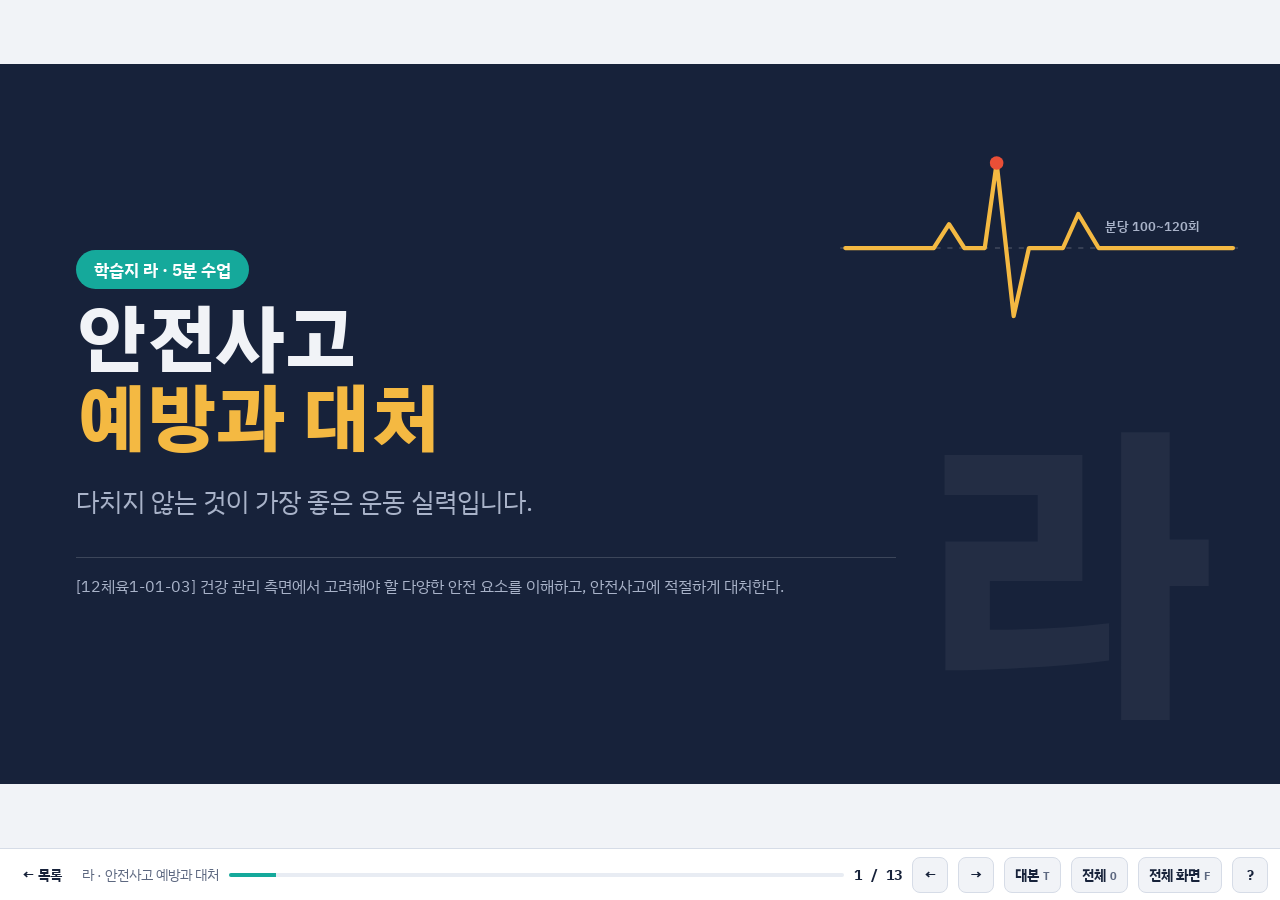
<file: safety.html>
<!doctype html>
<html lang="ko">
<head>
<meta charset="utf-8">
<meta name="viewport" content="width=device-width, initial-scale=1, viewport-fit=cover">
<title>라 · 안전사고 예방과 대처</title>
<meta name="description" content="체육1 건강 홈트레이닝 — 학습지 라. 동작별 부상 부위와 교정, R.I.C.E, 심폐소생술 순서와 가슴압박 리듬.">
<link rel="preconnect" href="https://fonts.googleapis.com">
<link rel="preconnect" href="https://fonts.gstatic.com" crossorigin>
<link rel="stylesheet" href="https://fonts.googleapis.com/css2?family=Gothic+A1:wght@700;800;900&family=IBM+Plex+Sans+KR:wght@400;500;700&family=IBM+Plex+Mono:wght@500;700&display=swap">
<link rel="stylesheet" href="deck.css">
<style>
  .inj { display: grid; grid-template-columns: repeat(3, minmax(0, 1fr)); gap: 14px; }
  .inj .card { gap: 6px; padding: 16px 20px; }
  .inj .card h4 { font-size: 22px; }
  .inj .risk { font-size: 18px; }
  .inj .fix { font-size: 18px; font-weight: 800; color: var(--coral-ink); }
  .inj .fix::before { content: "→ "; }
  .portrait .inj { grid-template-columns: 1fr; }
  .rice { display: grid; grid-template-columns: repeat(4, minmax(0, 1fr)); gap: 14px; }
  .rice .card { align-items: flex-start; }
  .rice .L { font-family: var(--f-display); font-weight: 900; font-size: 74px; line-height: 1; color: var(--teal); }
  .rice .card:nth-child(2) .L { color: var(--coral); } .rice .card:nth-child(3) .L { color: var(--violet); } .rice .card:nth-child(4) .L { color: var(--sun); }
  .rice .en { font-family: var(--f-mono); font-size: 16px; color: var(--muted); }
  .rice .ko { font-size: 26px; font-weight: 800; font-family: var(--f-display); }
  .rice p { font-size: 18px; }
  .portrait .rice { grid-template-columns: 1fr 1fr; }
  .cpr { display: grid; grid-template-columns: repeat(4, minmax(0, 1fr)); gap: 0; }
  .cpr > div { display: flex; flex-direction: column; gap: 10px; padding: 0 12px; }
  .cpr .num { font-family: var(--f-display); font-weight: 900; font-size: 22px; color: #fff; background: var(--coral); border-radius: 12px; padding: 14px 16px; }
  .cpr > div:nth-child(4) .num { background: var(--navy); }
  .cpr p { font-size: 19px; }
  .portrait .cpr { grid-template-columns: 1fr 1fr; gap: 16px; }
  .lab-grid { display: grid; grid-template-columns: 1.35fr 1fr; gap: 20px; flex: 1; min-height: 0; }
  .portrait .lab-grid { grid-template-columns: 1fr; }
  #pose { width: 100%; height: auto; display: block; }
  #pose .ground { stroke: var(--lab-line); stroke-width: 3; }
  #pose .guide { stroke: var(--teal); stroke-width: 2.5; stroke-dasharray: 8 8; fill: none; }
  #pose .bone { stroke: var(--lab-ink); stroke-width: 12; stroke-linecap: round; stroke-linejoin: round; fill: none; }
  #pose .bone.bad { stroke: var(--coral); }
  #pose .joint { fill: var(--sun); }
  #pose .head { fill: var(--lab-ink); }
  #pose .mat { fill: var(--lab-line); opacity: .6; }
  #pose text { font-size: 16px; font-weight: 700; }
  .verdict { font-size: 22px; font-weight: 800; }
  .verdict.ok { color: var(--teal); } .verdict.no { color: var(--coral); }
  .pad { width: 220px; height: 220px; border-radius: 50%; border: 0; cursor: pointer; background: var(--coral); color: #fff; font-family: var(--f-display); font-weight: 900; font-size: 30px; box-shadow: 0 10px 0 #9c2b18; transition: transform .06s, box-shadow .06s; touch-action: manipulation; user-select: none; -webkit-user-select: none; }
  .pad.down { transform: translateY(8px); box-shadow: 0 2px 0 #9c2b18; }
  .gauge { position: relative; height: 26px; border-radius: 8px; background: var(--lab-line); overflow: hidden; }
  .gauge .band { position: absolute; top: 0; bottom: 0; background: var(--teal); opacity: .45; }
  .gauge .ndl { position: absolute; top: -4px; bottom: -4px; width: 5px; border-radius: 3px; background: var(--sun); transition: left .2s; }
  .gscale { display: flex; justify-content: space-between; font-family: var(--f-mono); font-size: 13px; color: var(--lab-muted); }
  .beat { width: 18px; height: 18px; border-radius: 50%; background: var(--lab-line); display: inline-block; vertical-align: middle; }
  .beat.on { background: var(--sun); }
  .pre4 { display: grid; grid-template-columns: repeat(4, minmax(0, 1fr)); gap: 12px; }
  .pre4 label { display: flex; flex-direction: column; gap: 8px; background: var(--surface); border: 1px solid var(--line); border-radius: 14px; padding: 16px; cursor: pointer; font-size: 19px; font-weight: 700; }
  .pre4 label span.n { font-family: var(--f-mono); color: var(--coral-ink); }
  .pre4 label small { font-weight: 400; color: var(--muted); font-size: 16px; }
  .pre4 input { width: 24px; height: 24px; accent-color: var(--teal); }
  .pre4 label:has(input:checked) { border: 2px solid var(--teal); background: var(--teal-soft); }
  .portrait .pre4 { grid-template-columns: 1fr 1fr; }
</style>
</head>
<body data-title="라 · 안전사고 예방과 대처">
<main class="viewport"><div class="stage">

<!-- 1 -->
<section class="slide title-slide" data-sec="시작" data-label="안전사고 예방과 대처">
  <svg class="art" viewBox="0 0 470 300" aria-hidden="true">
    <line class="a-base" x1="0" y1="160" x2="470" y2="160"/>
    <path class="a-line" d="M6 160 L110 160 L128 132 L146 160 L170 160 L184 60 L204 240 L222 160 L262 160 L280 120 L304 160 L462 160"/>
    <circle class="a-dot" cx="184" cy="60" r="8"/>
    <text class="a-lbl" x="312" y="140">분당 100~120회</text>
  </svg>
  <span class="pill">학습지 라 · 5분 수업</span>
  <h1>안전사고<br><span class="y">예방과 대처</span></h1>
  <p class="sub">다치지 않는 것이 가장 좋은 운동 실력입니다.</p>
  <p class="std">[12체육1-01-03] 건강 관리 측면에서 고려해야 할 다양한 안전 요소를 이해하고, 안전사고에 적절하게 대처한다.</p>
  <span class="letter" aria-hidden="true">라</span>
  <aside class="notes"><p>집에서 혼자 운동할 때는 봐 주는 사람이 없다는 점을 짚으며 시작합니다.</p><p>오늘 배울 것은 예방 → 응급처치 → 신고 순서입니다.</p></aside>
</section>

<!-- 2 -->
<section class="slide" data-sec="시작">
  <header class="sh rise"><span class="sec"><b>0</b>학습지 지도</span><h2>학습지 라, 다섯 문항의 위치</h2></header>
  <div class="wsmap rise">
    <div class="it"><b>1번</b><span>동작과 위험 부위 연결하기<small>4~6장</small></span></div>
    <div class="it"><b>2번</b><span>응급처치 O / X<small>8장</small></span></div>
    <div class="it"><b>3번</b><span>R.I.C.E 네 가지<small>7장</small></span></div>
    <div class="it"><b>4번</b><span>상황별 대처 ①②③<small>9~11장</small></span></div>
    <div class="it"><b>5번</b><span>운동 전 점검표<small>12~13장</small></span></div>
    <div class="it"><b>실험</b><span>자세 판정기 · 가슴압박 리듬<small>6장 · 10장</small></span></div>
  </div>
  <aside class="notes"><p>오늘은 실험실이 두 개입니다. 6장에서 자세를, 10장에서 가슴압박 리듬을 직접 해 봅니다.</p></aside>
</section>

<!-- 3 -->
<section class="slide" data-sec="시작">
  <header class="sh rise"><span class="sec"><b>0</b>혼자 하는 운동의 위험</span><h2>집에서는 <em>자세를 봐 주는 사람</em>이 없다</h2><p class="lead">그래서 오늘은 세 단계를 순서대로 익힌다.</p></header>
  <div class="flow" style="--n:3">
    <div><div class="chev teal">예방</div><p class="desc">동작별 바른 자세, 운동 전 점검</p></div>
    <div class="step"><div class="chev coral">응급처치</div><p class="desc">삐거나 부딪혔을 때 R.I.C.E</p></div>
    <div class="step"><div class="chev">신고</div><p class="desc">반응·호흡이 없으면 119와 가슴압박</p></div>
  </div>
  <div class="memo step"><span class="lab">공통 원칙</span><p>통증이 느껴지면 즉시 멈춘다. "참고 하는 것"은 용기가 아니라 부상으로 가는 길이다.</p></div>
  <aside class="notes"><p>"참고 하는 것은 용기가 아니다"를 학생들이 따라 읽게 합니다. 수업 마지막에 한 번 더 반복합니다.</p></aside>
</section>

<!-- 4 -->
<section class="slide" data-sec="1 예방">
  <header class="sh rise"><div class="row"><span class="sec"><b>1</b>동작마다 다치는 곳이 다르다</span><span class="ws">학습지 1번</span></div><h2>위험 신호와 <em class="coral" style="color:var(--coral-ink)">교정 포인트</em></h2></header>
  <div class="inj body">
    <div class="card"><h4><span class="dot"></span>스쿼트</h4><p class="risk">무릎이 안쪽으로 모이면 무릎 관절이 비틀린다.</p><p class="fix step">무릎이 발끝 방향을 향하게</p></div>
    <div class="card"><h4><span class="dot"></span>플랭크</h4><p class="risk">허리가 아래로 처지면 허리에 부담이 쌓인다.</p><p class="fix step">머리-엉덩이-발뒤꿈치 일직선</p></div>
    <div class="card"><h4><span class="dot"></span>버피테스트</h4><p class="risk">착지 순간 발목을 접질리기 쉽다.</p><p class="fix step">무릎을 굽혀 부드럽게 착지</p></div>
    <div class="card"><h4><span class="dot violet"></span>덤벨컬 · 레이즈</h4><p class="risk">반동을 쓰면 어깨가 부딪히고 허리가 젖혀진다.</p><p class="fix step">가벼운 무게로 천천히</p></div>
    <div class="card"><h4><span class="dot violet"></span>크런치 · 싯업</h4><p class="risk">손으로 목을 당기면 목뼈에 무리가 간다.</p><p class="fix step">손은 가볍게 귀 옆에</p></div>
    <div class="card dark"><h4>공통 원칙</h4><p class="risk">통증이 느껴지면 <strong>즉시 멈춘다</strong>.</p><p class="small muted">참고 하는 것은 부상으로 가는 길</p></div>
  </div>
  <aside class="notes"><p>가능하면 교사가 직접 잘못된 자세를 한 번씩 보여 주면 이해가 훨씬 빠릅니다. 산호색 문구가 교정 포인트입니다.</p></aside>
</section>

<!-- 5 -->
<section class="slide" data-sec="1 예방">
  <header class="sh rise"><div class="row"><span class="sec"><b>1</b>연결 문항</span><span class="ws">학습지 1번</span><span class="score"></span></div><h2>동작과 위험을 연결해 보세요</h2></header>
  <div class="match">
    <ul class="left">
      <li data-a="㉯">스쿼트</li>
      <li data-a="㉰">플랭크</li>
      <li data-a="㉲">버피테스트</li>
      <li data-a="㉱">덤벨컬 · 레이즈</li>
      <li data-a="㉮">크런치 · 싯업</li>
    </ul>
    <ul class="right">
      <li data-k="㉮">손으로 목을 당겨 목뼈에 무리가 간다</li>
      <li data-k="㉯">무릎이 안쪽으로 모여 무릎 관절이 비틀린다</li>
      <li data-k="㉰">허리가 아래로 처져 허리에 부담이 쌓인다</li>
      <li data-k="㉱">반동을 써서 어깨가 부딪히고 허리가 젖혀진다</li>
      <li data-k="㉲">착지 순간 발목을 접질린다</li>
    </ul>
  </div>
  <p class="note-line">연결 정답 : 스쿼트 ㉯ · 플랭크 ㉰ · 버피테스트 ㉲ · 덤벨컬·레이즈 ㉱ · 크런치·싯업 ㉮</p>
  <aside class="notes"><p>학습지를 먼저 채우게 한 뒤 단추로 확인합니다.</p></aside>
</section>

<!-- 6 LAB -->
<section class="slide lab-slide" data-sec="1 예방" data-label="몸속 실험실 — 자세 판정기">
  <header class="sh rise"><span class="sec"><b>★</b>몸속 실험실</span><h2>자세 판정기 — <em>어디서부터 위험할까?</em></h2><p class="lead">동작을 고르고 막대를 움직여 자세를 바꿔 보세요.</p></header>
  <div class="lab-grid">
    <div class="panel" style="display:flex;flex-direction:column;gap:10px">
      <svg id="pose" class="int" viewBox="0 0 720 320" role="img" aria-label="자세 그림"></svg>
      <div><label class="ctl-l" for="poseR" id="poseLbl">엉덩이 높이</label><input id="poseR" type="range" min="-40" max="40" step="1" value="22"></div>
    </div>
    <div style="display:flex;flex-direction:column;gap:14px">
      <div class="panel"><div class="ctl-l">동작</div>
        <div class="seg" id="poseSeg"><button type="button" class="btn on" data-m="plank">플랭크 (옆에서)</button><button type="button" class="btn" data-m="squat">스쿼트 (앞에서)</button></div></div>
      <div class="panel" style="display:flex;flex-direction:column;gap:8px">
        <div class="readout"><span class="k" id="devK">일직선에서 벗어난 각도</span><span class="v" id="devV">0°</span></div>
        <p class="verdict" id="verd"></p>
        <p class="lab-msg" id="poseMsg"></p>
      </div>
    </div>
  </div>
  <p class="disclaim">청록 점선 = 바른 자세의 기준선. 막대 하나로 단순화한 그림입니다.</p>
  <aside class="notes"><p>처음 화면은 허리가 처진 플랭크입니다. 학생에게 막대를 움직여 일직선을 찾게 하고, 반대로 엉덩이를 너무 들어도 안 된다는 점을 보여 줍니다.</p><p>스쿼트는 앞에서 본 그림입니다. 무릎이 발끝 방향(점선)을 벗어나 안쪽으로 모이면 빨갛게 바뀝니다.</p></aside>
</section>

<!-- 7 -->
<section class="slide" data-sec="2 응급처치">
  <header class="sh rise"><div class="row"><span class="sec"><b>2</b>다쳤을 때 — R.I.C.E</span><span class="ws">학습지 3번</span></div><h2>삐거나 부딪혔을 때 48시간 안에 해야 할 네 가지</h2></header>
  <div class="rice body">
    <div class="card"><span class="L">R</span><span class="en">Rest</span><span class="ko"><span class="blank">안정</span></span><p>움직임을 멈추고 다친 부위를 쓰지 않는다.</p></div>
    <div class="card"><span class="L">I</span><span class="en">Ice</span><span class="ko"><span class="blank">냉찜질</span></span><p>얼음을 수건에 싸서 15~20분씩 대어 준다.</p></div>
    <div class="card"><span class="L">C</span><span class="en">Compression</span><span class="ko"><span class="blank">압박</span></span><p>탄력붕대로 적당히 감아 붓기를 줄인다.</p></div>
    <div class="card"><span class="L">E</span><span class="en">Elevation</span><span class="ko"><span class="blank">거상</span></span><p>심장보다 높게 올려 피가 몰리지 않게 한다.</p></div>
  </div>
  <aside class="notes"><p>네 글자를 소리 내어 함께 읽게 하면 기억에 잘 남습니다. 빈칸을 열기 전에 영어 단어만 보고 뜻을 맞혀 보게 합니다.</p><p>얼음을 맨살에 직접 대지 않는다는 점, 압박은 손발 끝이 저리거나 색이 변할 만큼 세게 하지 않는다는 점도 덧붙입니다.</p></aside>
</section>

<!-- 8 -->
<section class="slide" data-sec="2 응급처치">
  <header class="sh rise"><div class="row"><span class="sec"><b>2</b>헷갈리는 것</span><span class="ws">학습지 2번</span><span class="score"></span></div><h2>다친 직후 48시간은 <em>냉찜질</em>입니다</h2></header>
  <ol class="ox">
    <li data-a="O"><span class="t">발목을 삐면 운동을 바로 멈추고 다친 발을 쓰지 않는다.</span><span class="why">R — 안정. 참고 계속하면 더 크게 다친다.</span></li>
    <li data-a="X"><span class="t">다친 직후에는 따뜻한 찜질로 근육을 풀어 준다.</span><span class="why"><b>X</b> — 다친 직후 48시간은 냉찜질. 온찜질은 붓기를 키울 수 있다.</span></li>
    <li data-a="X"><span class="t">붓기를 빼려면 파스를 바르고 세게 문질러 준다.</span><span class="why"><b>X</b> — 문지르기·마사지는 붓기를 키울 수 있어 나중에 한다.</span></li>
    <li data-a="O"><span class="t">다친 다리는 베개 등을 받쳐 심장보다 높게 올려 둔다.</span><span class="why">E — 거상. 피가 몰리지 않아 붓기가 줄어든다.</span></li>
  </ol>
  <p class="note-line">O/X 정답 : (1) O (2) X (3) X (4) O — 문장 표현은 학습지와 다를 수 있습니다.</p>
  <aside class="notes"><p>학습지 2번 O/X 정답도 이 장에서 함께 확인합니다. 온찜질·마사지·파스로 문지르는 것은 "나중에" 하는 것이지 "절대 안 되는 것"은 아니라는 점을 짚어 줍니다.</p></aside>
</section>

<!-- 9 -->
<section class="slide" data-sec="3 가장 급한 상황">
  <header class="sh rise"><div class="row"><span class="sec"><b>3</b>가장 급한 상황</span><span class="ws">학습지 4번 ③</span></div><h2>반응과 호흡이 없을 때 — <em>순서만 기억하면 된다</em></h2></header>
  <div class="cpr body">
    <div><span class="num">1. 반응 확인</span><p>어깨를 두드리며 큰 소리로 부른다.</p></div>
    <div class="step"><span class="num">2. <span class="blank">119 신고</span></span><p>주변 사람을 지목해 "○○ 님, 신고해 주세요".</p></div>
    <div class="step"><span class="num">3. <span class="blank">AED 요청</span></span><p>자동심장충격기를 가져오게 한다.</p></div>
    <div class="step"><span class="num">4. 가슴압박</span><p>분당 <span class="blank">100~120회</span>, 깊이 약 <span class="blank">5cm</span>, 멈추지 않기.</p></div>
  </div>
  <p class="note-line">"누가 신고해 주세요"보다 한 사람을 정확히 지목해야 실제로 신고가 이루어진다. 119 상담원이 전화로 가슴압박 방법을 안내해 준다.</p>
  <aside class="notes"><p>가슴압박 속도는 실제로 손뼉을 치며 분당 100회 리듬을 체험시키면 좋습니다. 다음 장에서 직접 해 봅니다.</p></aside>
</section>

<!-- 10 LAB -->
<section class="slide lab-slide" data-sec="3 가장 급한 상황" data-label="몸속 실험실 — 가슴압박 리듬">
  <header class="sh rise"><span class="sec"><b>★</b>몸속 실험실</span><h2>가슴압박 리듬 — <em>분당 100~120회</em>를 몸으로</h2><p class="lead">빨간 단추를 일정하게 눌러 보세요. 단추를 고른 뒤 Space 키로 눌러도 됩니다.</p></header>
  <div class="lab-grid" style="grid-template-columns:300px 1fr">
    <div class="panel center" style="gap:16px;display:flex;flex-direction:column;align-items:center;justify-content:center">
      <button type="button" class="pad no-swipe" id="pad" aria-label="가슴압박 누르기">누르기</button>
      <p class="tiny">연속 누른 횟수 <span class="mono" id="cprN">0</span>회</p>
    </div>
    <div class="panel" style="display:flex;flex-direction:column;gap:14px">
      <div class="readout"><span class="k">지금 속도</span><span class="v" id="cprR">—<small>회/분</small></span></div>
      <div><div class="gauge"><span class="band" id="band"></span><span class="ndl" id="ndl" style="left:0"></span></div>
        <div class="gscale"><span>60</span><span>80</span><span>100</span><span>120</span><span>140</span><span>160</span></div></div>
      <p class="lab-msg" id="cprMsg">단추를 6번 이상 누르면 속도가 나타납니다.</p>
      <div style="display:flex;gap:12px;align-items:center;flex-wrap:wrap">
        <button type="button" class="btn" id="metro">♪ 박자 소리 켜기 (110회/분)</button><span class="beat" id="beat"></span>
        <button type="button" class="btn" id="cprReset">처음부터</button>
      </div>
    </div>
  </div>
  <p class="disclaim">속도만 잽니다. 실제 가슴압박은 깊이 약 5cm, 누른 뒤 가슴이 완전히 올라오게 하고, 119 구급대가 올 때까지 멈추지 않습니다.</p>
  <aside class="notes"><p>먼저 박자 소리 없이 해 보고, 그다음 박자 소리를 켜고 맞춰 봅니다. 대부분 처음에는 너무 빠르거나 점점 느려집니다.</p><p>110회/분은 익숙한 노래로는 빠른 댄스곡 정도의 박자입니다. 2분이 생각보다 길다는 점도 체험시키면 좋습니다.</p></aside>
</section>

<!-- 11 -->
<section class="slide" data-sec="3 가장 급한 상황">
  <header class="sh rise"><div class="row"><span class="sec"><b>3</b>상황별 대처</span><span class="ws">학습지 4번 ①②</span></div><h2>이럴 땐 어떻게 할까?</h2></header>
  <div class="cols c3 body">
    <div class="quiz mcq" data-answer="나">
      <p class="q"><span class="qn">①</span>스쿼트 중 무릎에서 소리가 나고 아프다</p>
      <div class="opts"><button class="opt" data-k="가">세트는 마저 끝낸다</button><button class="opt" data-k="나">즉시 중단 → 냉찜질 → 통증이 남으면 병원</button><button class="opt" data-k="다">파스를 바르고 다시 한다</button></div>
      <p class="fb">통증이 있으면 멈추는 것이 첫 번째입니다.</p>
    </div>
    <div class="quiz mcq" data-answer="가">
      <p class="q"><span class="qn">②</span>덤벨을 발등에 떨어뜨렸다</p>
      <div class="opts"><button class="opt" data-k="가">냉찜질 + 압박 + 다리 올리기</button><button class="opt" data-k="나">따뜻한 물에 발 담그기</button><button class="opt" data-k="다">걸어 다니며 풀어 주기</button></div>
      <p class="fb">R.I.C.E 그대로 — 안정, 냉찜질, 압박, 거상.</p>
    </div>
    <div class="quiz mcq" data-answer="다">
      <p class="q"><span class="qn">③</span>운동 후 어지럽고 메스껍다</p>
      <div class="opts"><button class="opt" data-k="가">바로 일어나 걸어 본다</button><button class="opt" data-k="나">찬물로 샤워한다</button><button class="opt" data-k="다">눕히고 다리를 올린 뒤 수분 섭취, 회복 안 되면 신고</button></div>
      <p class="fb">눕히고 다리를 올리면 머리 쪽으로 피가 돌아옵니다.</p>
    </div>
  </div>
  <aside class="notes"><p>세 상황은 빠르게 읽고 넘어갑니다. 손을 들어 답을 고르게 한 뒤 확인합니다.</p></aside>
</section>

<!-- 12 -->
<section class="slide" data-sec="4 운동 전 점검">
  <header class="sh rise"><div class="row"><span class="sec"><b>4</b>운동 전 30초 점검</span><span class="ws">학습지 5번</span></div><h2>이 네 가지만 습관으로 만들자</h2></header>
  <div class="pre4 interactive">
    <label><span class="n">1</span><input type="checkbox" id="pre-1"> 바닥·주변 정리<small>미끄러운 매트, 모서리, 걸리는 물건 치우기</small></label>
    <label><span class="n">2</span><input type="checkbox" id="pre-2"> 준비운동 5분<small>관절 돌리기, 가볍게 제자리 걷기</small></label>
    <label><span class="n">3</span><input type="checkbox" id="pre-3"> 기구와 무게 확인<small>덤벨이 헐겁지 않은지, 무게가 알맞은지</small></label>
    <label><span class="n">4</span><input type="checkbox" id="pre-4"> 오늘 내 몸 상태 확인<small>아픈 곳, 잠, 아침 식사</small></label>
  </div>
  <div class="memo step"><span class="lab">하나 더</span><p>집에서 혼자 운동할 때는 가족에게 "지금 운동한다"고 알리고 시작한다.</p></div>
  <aside class="notes"><p>네 칸을 직접 눌러 보게 합니다. 실천 계획서(학습지 마)에 그대로 옮겨 적을 내용입니다.</p></aside>
</section>

<!-- 13 -->
<section class="slide end-slide" data-sec="마무리" data-label="오늘의 정리">
  <header class="sh rise"><div class="row"><span class="sec"><b>✓</b>오늘의 정리</span><span class="ws" style="border-color:var(--sun);color:var(--sun)">학습지 5번</span></div><h2>운동 전 30초 점검이 부상을 막습니다</h2><p class="lead">바닥·주변 정리 → 준비운동 5분 → 기구와 무게 확인 → 오늘 내 몸 상태 확인</p></header>
  <div class="split even">
    <div class="card"><h4>스스로 점검</h4>
      <ul class="checklist">
        <li><label><input type="checkbox" id="ck-d1"> 동작별 위험 부위를 안다</label></li>
        <li><label><input type="checkbox" id="ck-d2"> R.I.C.E를 순서대로 말할 수 있다</label></li>
        <li><label><input type="checkbox" id="ck-d3"> 119·AED·가슴압박 순서를 안다</label></li>
      </ul>
    </div>
    <div style="display:flex;flex-direction:column;gap:14px;justify-content:flex-end">
      <p class="big">통증이 있으면 멈춘다.</p>
      <p class="next">다음 시간 : <a href="plan.html">학습지 마 — 홈트레이닝 실천 계획서 →</a></p>
    </div>
  </div>
  <aside class="notes"><p>"통증이 있으면 멈춘다"를 마지막으로 한 번 더 반복하고 마칩니다.</p></aside>
</section>

</div></main>
<script src="deck.js"></script>
<script>
(function () {
  /* 6장 자세 판정기 */
  const svg = document.getElementById('pose'), NS = 'http://www.w3.org/2000/svg';
  const R = document.getElementById('poseR');
  let mode = 'plank';
  const mk = (tag, at, txt) => { const e = document.createElementNS(NS, tag); for (const k in at) e.setAttribute(k, at[k]); if (txt != null) e.textContent = txt; svg.appendChild(e); return e; };
  const pl = pts => pts.map(p => p.join(',')).join(' ');
  function plank(v) {
    const G = 268, sh = [210, 178], heel = [620, 236], elbow = [210, G - 8], hand = [138, G - 8];
    mk('rect', { x: 100, y: G - 2, width: 560, height: 10, rx: 4, class: 'mat' });
    mk('line', { x1: 60, x2: 680, y1: G + 8, y2: G + 8, class: 'ground' });
    mk('line', { x1: sh[0] - 70, y1: sh[1] - (heel[1] - sh[1]) / (heel[0] - sh[0]) * 70, x2: heel[0] + 30, y2: heel[1] + (heel[1] - sh[1]) / (heel[0] - sh[0]) * 30, class: 'guide' });
    const mid = [(sh[0] + heel[0]) / 2, (sh[1] + heel[1]) / 2];
    const hip = [mid[0], mid[1] + v];
    const knee = [(hip[0] + heel[0]) / 2, (hip[1] + heel[1]) / 2 + v * .18];
    const lineAng = Math.atan2(heel[1] - sh[1], heel[0] - sh[0]);
    const torsoAng = Math.atan2(hip[1] - sh[1], hip[0] - sh[0]);
    const dev = Math.round(Math.abs(torsoAng - lineAng) * 180 / Math.PI);
    const bad = dev > 4;
    mk('polyline', { points: pl([hand, elbow, sh]), class: 'bone' });
    mk('polyline', { points: pl([sh, hip]), class: 'bone' + (bad ? ' bad' : '') });
    mk('polyline', { points: pl([hip, knee, heel, [heel[0] + 12, G - 2]]), class: 'bone' });
    mk('polyline', { points: pl([sh, [184, 168]]), class: 'bone' });
    mk('circle', { cx: 172, cy: 160, r: 22, class: 'head' });
    [sh, hip, knee, elbow].forEach(p => mk('circle', { cx: p[0], cy: p[1], r: 6, class: 'joint' }));
    mk('text', { x: heel[0] - 40, y: heel[1] - 30, style: 'fill:var(--teal)' }, '일직선 기준');
    let verd, msg;
    if (!bad) { verd = '좋은 자세 — 일직선'; msg = '머리-엉덩이-발뒤꿈치가 한 줄입니다. 배에 힘을 주고 이 자세를 버팁니다.'; }
    else if (v > 0) { verd = '허리 처짐'; msg = '엉덩이가 내려가 <b>허리에 부담이 쌓입니다</b>. 배와 엉덩이에 힘을 주어 끌어올리세요. 버티기 힘들면 무릎을 대고 합니다.'; }
    else { verd = '엉덩이 들림'; msg = '엉덩이가 올라가 코어 운동 효과가 줄고 <b>어깨에 무게가 실립니다</b>. 엉덩이를 내려 일직선을 맞추세요.'; }
    return { dev, bad, verd, msg };
  }
  function squat(v) {
    const G = 280;
    mk('line', { x1: 160, x2: 560, y1: G, y2: G, class: 'ground' });
    const aL = [300, G - 14], aR = [420, G - 14], tL = [272, G - 4], tR = [448, G - 4];
    const hipL = [328, 150], hipR = [392, 150];
    const kL = [287 - v, 212], kR = [433 + v, 212];
    // 발끝 방향 기준선(무릎이 지나야 할 선)
    const ext = (t, k) => t[0] + (k[0] - t[0]) * (t[1] - 140) / (t[1] - k[1]);
    mk('line', { x1: tL[0], y1: tL[1], x2: ext(tL, [287, 212]), y2: 140, class: 'guide' });
    mk('line', { x1: tR[0], y1: tR[1], x2: ext(tR, [433, 212]), y2: 140, class: 'guide' });
    const bad = v < -6, wide = v > 8;
    const cls = 'bone' + (bad || wide ? ' bad' : '');
    mk('polyline', { points: pl([hipL, kL, aL, tL]), class: cls });
    mk('polyline', { points: pl([hipR, kR, aR, tR]), class: cls });
    mk('polyline', { points: pl([hipL, hipR]), class: 'bone' });
    mk('polyline', { points: pl([[360, 150], [360, 66]]), class: 'bone' });
    mk('polyline', { points: pl([[300, 84], [420, 84]]), class: 'bone' });
    mk('circle', { cx: 360, cy: 38, r: 24, class: 'head' });
    [kL, kR, hipL, hipR].forEach(p => mk('circle', { cx: p[0], cy: p[1], r: 6, class: 'joint' }));
    mk('text', { x: 470, y: 120, style: 'fill:var(--teal)' }, '발끝 방향');
    const dev = Math.round(Math.abs(Math.atan2(-v, 70)) * 180 / Math.PI);
    let verd, msg;
    if (bad) { verd = '무릎이 안쪽으로 모임'; msg = '무릎이 발끝 방향보다 안쪽으로 들어와 <b>무릎 관절이 비틀립니다</b>. 무릎을 발끝 방향으로 살짝 밀어내세요.'; }
    else if (wide) { verd = '무릎이 너무 벌어짐'; msg = '무릎이 발끝보다 바깥으로 나갔습니다. 무릎과 발끝이 <b>같은 방향</b>을 보게 맞춥니다.'; }
    else { verd = '좋은 자세 — 무릎이 발끝 방향'; msg = '무릎과 발끝이 같은 방향입니다. 이 정렬을 유지하며 앉았다 일어섭니다.'; }
    return { dev, bad: bad || wide, verd, msg };
  }
  function draw() {
    svg.innerHTML = '';
    const v = +R.value;
    const r = mode === 'plank' ? plank(v) : squat(v);
    document.getElementById('devV').textContent = r.dev + '°';
    const vd = document.getElementById('verd'); vd.textContent = r.verd; vd.className = 'verdict ' + (r.bad ? 'no' : 'ok');
    document.getElementById('poseMsg').innerHTML = r.msg;
  }
  document.getElementById('poseSeg').addEventListener('click', e => {
    const b = e.target.closest('[data-m]'); if (!b) return;
    mode = b.dataset.m;
    document.querySelectorAll('#poseSeg .btn').forEach(x => x.classList.toggle('on', x === b));
    if (mode === 'plank') { R.min = -40; R.max = 40; R.value = 22; document.getElementById('poseLbl').textContent = '엉덩이 높이 (왼쪽 = 들기, 오른쪽 = 처짐)'; document.getElementById('devK').textContent = '일직선에서 벗어난 각도'; }
    else { R.min = -30; R.max = 16; R.value = -20; document.getElementById('poseLbl').textContent = '무릎 방향 (왼쪽 = 안쪽으로, 오른쪽 = 바깥으로)'; document.getElementById('devK').textContent = '발끝 방향에서 벗어난 각도'; }
    draw();
  });
  document.getElementById('poseLbl').textContent = '엉덩이 높이 (왼쪽 = 들기, 오른쪽 = 처짐)';
  R.addEventListener('input', draw);
  draw();

  /* 10장 가슴압박 리듬 */
  const pad = document.getElementById('pad');
  const MIN = 60, MAX = 160;
  const pct = v => (Math.min(MAX, Math.max(MIN, v)) - MIN) / (MAX - MIN) * 100;
  const band = document.getElementById('band'); band.style.left = pct(100) + '%'; band.style.width = (pct(120) - pct(100)) + '%';
  let times = [], count = 0;
  function press() {
    const now = performance.now();
    if (times.length && now - times[times.length - 1] > 2000) { times = []; count = 0; }
    times.push(now); if (times.length > 9) times.shift();
    count += 1;
    document.getElementById('cprN').textContent = count;
    pad.classList.add('down'); setTimeout(() => pad.classList.remove('down'), 90);
    if (times.length >= 6) {
      const iv = []; for (let i = 1; i < times.length; i++) iv.push(times[i] - times[i - 1]);
      const rate = Math.round(60000 / (iv.reduce((a, b) => a + b, 0) / iv.length));
      document.getElementById('cprR').innerHTML = rate + '<small>회/분</small>';
      document.getElementById('ndl').style.left = 'calc(' + pct(rate) + '% - 2px)';
      document.getElementById('cprMsg').innerHTML = rate < 100 ? '<b>조금 느려요.</b> 더 빠르게 눌러 보세요.' : rate > 120 ? '<b>너무 빨라요.</b> 가슴이 완전히 올라올 시간을 주세요.' : '<b>좋아요!</b> 이 속도를 유지하세요. 분당 100~120회입니다.';
    } else {
      document.getElementById('cprMsg').textContent = (6 - times.length) + '번 더 누르면 속도가 나타납니다.';
    }
  }
  pad.addEventListener('pointerdown', e => { e.preventDefault(); press(); });
  pad.addEventListener('keydown', e => { if (e.key === ' ' || e.key === 'Enter') { e.preventDefault(); e.stopPropagation(); if (!e.repeat) press(); } });
  pad.addEventListener('click', e => e.preventDefault());
  document.getElementById('cprReset').addEventListener('click', () => {
    times = []; count = 0; document.getElementById('cprN').textContent = 0;
    document.getElementById('cprR').innerHTML = '—<small>회/분</small>'; document.getElementById('ndl').style.left = '0';
    document.getElementById('cprMsg').textContent = '단추를 6번 이상 누르면 속도가 나타납니다.';
  });
  let ac = null, metroIv = null;
  const beat = document.getElementById('beat');
  function tick() {
    beat.classList.add('on'); setTimeout(() => beat.classList.remove('on'), 120);
    if (!ac) return;
    const o = ac.createOscillator(), g = ac.createGain();
    o.frequency.value = 1000; g.gain.setValueAtTime(0.25, ac.currentTime); g.gain.exponentialRampToValueAtTime(0.001, ac.currentTime + 0.08);
    o.connect(g); g.connect(ac.destination); o.start(); o.stop(ac.currentTime + 0.09);
  }
  const metro = document.getElementById('metro');
  function stopMetro() { clearInterval(metroIv); metroIv = null; metro.classList.remove('on'); metro.textContent = '♪ 박자 소리 켜기 (110회/분)'; }
  metro.addEventListener('click', () => {
    if (metroIv) { stopMetro(); return; }
    try { ac = ac || new (window.AudioContext || window.webkitAudioContext)(); if (ac.state === 'suspended') ac.resume(); } catch (e) { ac = null; }
    metroIv = setInterval(tick, 60000 / 110); tick();
    metro.classList.add('on'); metro.textContent = '♪ 박자 소리 끄기';
  });
  Deck.onLeave((i, s) => { if (s.contains(metro)) stopMetro(); });
})();
</script>
</body>
</html>
</file>
<file: deck.css>
/* 홈트레이닝 강의 — 슬라이드 공통 스타일
   Layout: 1280×720 무대를 화면에 맞춰 확대·축소 (세로 화면은 760 폭 무대 + 세로 스크롤)
   Palette: 수업 PPT의 남색·청록·산호·노랑을 그대로 이어 쓴다 */
:root {
  --paper: #F1F3F7;
  --surface: #FFFFFF;
  --surface-2: #E8ECF3;
  --ink: #17223A;
  --ink-2: #243154;
  --navy: #243154;
  --muted: #5D6880;
  --line: #D6DCE7;
  --teal: #15A99B;
  --teal-ink: #0B7C70;
  --teal-soft: #DCF2EF;
  --coral: #E94F37;
  --coral-ink: #C2381F;
  --coral-soft: #FCE6E1;
  --sun: #F4B942;
  --sun-soft: #FDF1D6;
  --violet: #7B68A6;
  --violet-soft: #ECE8F5;
  --hero-bg: #17223A;
  --hero-ink: #F1F3F7;
  --hero-muted: #A9B3C9;
  --lab-bg: #17223A;
  --lab-panel: #22304F;
  --lab-ink: #EEF1F7;
  --lab-muted: #A9B3C9;
  --lab-line: #34436A;
  --good: #11866F;
  --bad: #C2381F;
  --shadow: 0 1px 2px rgba(23,34,58,.06), 0 6px 18px rgba(23,34,58,.06);
  --f-display: "Gothic A1", "IBM Plex Sans KR", "Apple SD Gothic Neo", "Malgun Gothic", sans-serif;
  --f-body: "IBM Plex Sans KR", "Apple SD Gothic Neo", "Malgun Gothic", "Noto Sans KR", sans-serif;
  --f-mono: "IBM Plex Mono", "IBM Plex Sans KR", "Apple SD Gothic Neo", "Malgun Gothic", monospace;
  --hud-h: 52px;
}
@media (prefers-color-scheme: dark) {
  :root:not([data-theme="light"]) {
    --paper: #0D1322; --surface: #162038; --surface-2: #1C2743; --ink: #E8ECF4; --ink-2: #C9D1E3; --navy: #33467A;
    --muted: #98A3BC; --line: #2A3657; --teal: #1BB5A6; --teal-ink: #52D3C3; --teal-soft: #12363A;
    --coral: #F0664F; --coral-ink: #FF8B76; --coral-soft: #3B1F26; --sun: #F4B942; --sun-soft: #3A3020;
    --violet: #A592D8; --violet-soft: #2A2546; --hero-bg: #0A0F1C; --hero-ink: #EEF1F7; --hero-muted: #9AA5BD;
    --lab-bg: #0A0F1C; --lab-panel: #162038; --lab-ink: #EEF1F7; --lab-muted: #9AA5BD; --lab-line: #2A3657;
    --good: #45C9A5; --bad: #FF8B76; --shadow: 0 1px 2px rgba(0,0,0,.3), 0 8px 22px rgba(0,0,0,.25);
    color-scheme: dark;
  }
}
:root[data-theme="dark"] {
  --paper: #0D1322; --surface: #162038; --surface-2: #1C2743; --ink: #E8ECF4; --ink-2: #C9D1E3; --navy: #33467A;
  --muted: #98A3BC; --line: #2A3657; --teal: #1BB5A6; --teal-ink: #52D3C3; --teal-soft: #12363A;
  --coral: #F0664F; --coral-ink: #FF8B76; --coral-soft: #3B1F26; --sun: #F4B942; --sun-soft: #3A3020;
  --violet: #A592D8; --violet-soft: #2A2546; --hero-bg: #0A0F1C; --hero-ink: #EEF1F7; --hero-muted: #9AA5BD;
  --lab-bg: #0A0F1C; --lab-panel: #162038; --lab-ink: #EEF1F7; --lab-muted: #9AA5BD; --lab-line: #2A3657;
  --good: #45C9A5; --bad: #FF8B76; --shadow: 0 1px 2px rgba(0,0,0,.3), 0 8px 22px rgba(0,0,0,.25);
  color-scheme: dark;
}

* { box-sizing: border-box; }
[hidden] { display: none !important; }
html, body { height: 100%; margin: 0; }
body {
  background: var(--paper); color: var(--ink);
  font-family: var(--f-body); overflow: hidden;
  -webkit-font-smoothing: antialiased; word-break: keep-all; overflow-wrap: anywhere;
  -webkit-tap-highlight-color: transparent;
}
button, input, select, textarea { font: inherit; color: inherit; }
:focus-visible { outline: 3px solid var(--teal); outline-offset: 2px; }

/* ---------- 무대 ---------- */
.viewport { position: fixed; left: 0; right: 0; top: 0; bottom: calc(var(--hud-h) + env(safe-area-inset-bottom, 0px)); overflow: hidden; }
.stage { position: absolute; left: 50%; top: 50%; width: 1280px; height: 720px; transform-origin: center center; }
.slide {
  position: absolute; inset: 0; display: none; flex-direction: column; gap: 22px;
  padding: 48px 68px 40px; overflow: hidden; background: var(--paper);
  font-size: 22px; line-height: 1.5;
}
.slide.active { display: flex; }
/* 머리는 위에 고정, 본문은 남는 공간 가운데 */
.slide:not(.title-slide) > .sh { margin-bottom: auto; }
.slide:not(.title-slide)::after { content: ""; margin-top: auto; flex: 0 0 0; }
.portrait .slide { padding: 40px 34px 48px; overflow-y: auto; font-size: 24px; gap: 24px; overscroll-behavior: contain; }

/* 등장 애니메이션 */
.slide.active .rise { animation: rise .55s cubic-bezier(.2,.7,.2,1) both; }
.slide.active .rise:nth-child(2) { animation-delay: .06s; }
.slide.active .rise:nth-child(3) { animation-delay: .12s; }
.slide.active .rise:nth-child(4) { animation-delay: .18s; }
@keyframes rise { from { opacity: 0; transform: translateY(14px); } to { opacity: 1; transform: none; } }

/* ---------- 슬라이드 머리 ---------- */
.sh { display: flex; flex-direction: column; gap: 6px; }
.sh .row { display: flex; align-items: center; gap: 14px; flex-wrap: wrap; }
.sec { display: inline-flex; align-items: center; gap: 10px; font-weight: 700; font-size: 17px; color: var(--muted); letter-spacing: .02em; }
.sec b { display: inline-grid; place-items: center; width: 34px; height: 34px; border-radius: 50%; background: var(--coral); color: #fff; font-family: var(--f-mono); font-size: 17px; }
.sh h2 { margin: 0; font-family: var(--f-display); font-weight: 800; font-size: 44px; line-height: 1.22; letter-spacing: -.01em; text-wrap: balance; }
.sh h2 em { font-style: normal; color: var(--teal-ink); }
.sh .lead { margin: 2px 0 0; color: var(--muted); font-size: 20px; }
.ws { display: inline-flex; align-items: center; gap: 6px; padding: 3px 11px; border: 1.5px solid var(--teal); color: var(--teal-ink); border-radius: 999px; font-size: 15px; font-weight: 700; white-space: nowrap; }
.ws.coral { border-color: var(--coral); color: var(--coral-ink); }

/* ---------- 배치 ---------- */
.body { min-height: 0; }
.cols { display: grid; gap: 18px; grid-template-columns: repeat(var(--n, 2), minmax(0, 1fr)); }
.cols.c3 { --n: 3; } .cols.c4 { --n: 4; } .cols.c5 { --n: 5; } .cols.c6 { --n: 6; }
.split { display: grid; gap: 28px; grid-template-columns: 1.25fr 1fr; align-items: start; }
.split.even { grid-template-columns: 1fr 1fr; }
.portrait .cols, .portrait .split { grid-template-columns: 1fr; }
.portrait .cols.keep2 { grid-template-columns: 1fr 1fr; }
.grow { flex: 1; }
.center { display: grid; place-items: center; }
.muted { color: var(--muted); }
.small { font-size: 17px; }
.tiny { font-size: 15px; color: var(--muted); }
.mono { font-family: var(--f-mono); font-variant-numeric: tabular-nums; }
.teal { color: var(--teal-ink); } .coral { color: var(--coral-ink); }
p { margin: 0; }
strong { font-weight: 700; }
.hl { background: linear-gradient(transparent 58%, var(--sun-soft) 58%); font-weight: 700; padding: 0 2px; }

/* ---------- 카드 ---------- */
.card { background: var(--surface); border: 1px solid var(--line); border-radius: 14px; padding: 20px 22px; display: flex; flex-direction: column; gap: 8px; min-width: 0; box-shadow: var(--shadow); }
.card h3, .card h4 { margin: 0; font-family: var(--f-display); font-weight: 800; font-size: 25px; line-height: 1.3; display: flex; align-items: center; gap: 10px; }
.card h4 { font-size: 22px; }
.card .dot { width: 14px; height: 14px; border-radius: 50%; background: var(--teal); flex: none; }
.card .dot.coral { background: var(--coral); } .card .dot.sun { background: var(--sun); } .card .dot.violet { background: var(--violet); } .card .dot.navy { background: var(--navy); }
.card .foot { margin-top: auto; padding-top: 8px; font-size: 17px; font-weight: 700; color: var(--coral-ink); }
.card.dark { background: var(--hero-bg); color: var(--hero-ink); border-color: transparent; }
.card.dark .muted { color: var(--hero-muted); }
.card.flat { box-shadow: none; }
.card.tint { background: var(--teal-soft); border-color: transparent; box-shadow: none; }
.card.warm { background: var(--coral-soft); border-color: transparent; box-shadow: none; }

/* 기억할 한 문장 */
.memo { background: var(--sun-soft); border-radius: 14px; padding: 18px 24px; display: flex; flex-direction: column; gap: 6px; }
.memo .lab { font-size: 15px; font-weight: 800; color: var(--coral-ink); letter-spacing: .04em; }
.memo p { font-size: 24px; font-weight: 700; line-height: 1.45; }
.note-line { font-size: 16px; color: var(--muted); border-top: 1px dashed var(--line); padding-top: 10px; }

/* 흐름도 */
.flow { display: grid; grid-template-columns: repeat(var(--n, 5), minmax(0, 1fr)); gap: 0; align-items: stretch; }
.flow > div { position: relative; display: flex; flex-direction: column; gap: 12px; }
.flow .chev { background: var(--navy); color: #fff; font-weight: 800; font-size: 20px; padding: 18px 10px 18px 28px; text-align: center; clip-path: polygon(0 0, calc(100% - 22px) 0, 100% 50%, calc(100% - 22px) 100%, 0 100%, 22px 50%); min-height: 76px; display: grid; place-items: center; line-height: 1.25; }
.flow > div:first-child .chev { clip-path: polygon(0 0, calc(100% - 22px) 0, 100% 50%, calc(100% - 22px) 100%, 0 100%); padding-left: 14px; }
.flow .chev.coral { background: var(--coral); } .flow .chev.teal { background: var(--teal); }
.flow .chev .blank { color: #fff; border-bottom-color: #fff; background: rgba(255,255,255,.14); }
.flow .chev .blank .bt { color: transparent; }
.flow .chev .blank.on .bt { color: #fff; }
.flow .chev .blank .bn { color: #fff; }
.flow .desc { font-size: 18px; text-align: center; color: var(--muted); padding: 0 10px; line-height: 1.45; }
.portrait .flow { grid-template-columns: 1fr; gap: 10px; }
.portrait .flow .chev, .portrait .flow > div:first-child .chev { clip-path: polygon(0 0, 100% 0, 100% 78%, 50% 100%, 0 78%); padding: 14px 14px 26px; }
.portrait .flow > div { flex-direction: row; align-items: center; }
.portrait .flow > div .chev { flex: 0 0 44%; }
.portrait .flow .desc { text-align: left; }

/* 표 */
.tbl-wrap { overflow-x: auto; border-radius: 12px; border: 1px solid var(--line); background: var(--surface); }
table.tbl { width: 100%; border-collapse: collapse; font-size: 19px; }
.tbl th { background: var(--navy); color: #fff; font-weight: 700; text-align: left; padding: 12px 16px; font-size: 17px; white-space: nowrap; }
.tbl td { padding: 12px 16px; border-top: 1px solid var(--line); vertical-align: top; }
.tbl td:first-child { font-weight: 800; }
.tbl tr:nth-child(even) td { background: color-mix(in srgb, var(--surface-2) 55%, transparent); }
.portrait table.tbl { font-size: 18px; min-width: 640px; }

/* 칩 */
.chips { display: flex; flex-wrap: wrap; gap: 10px; }
.chip { padding: 8px 16px; border-radius: 999px; background: var(--surface); border: 1px solid var(--line); font-weight: 700; font-size: 18px; }
.chip.teal { background: var(--teal-soft); border-color: transparent; color: var(--teal-ink); }
.chip.coral { background: var(--coral-soft); border-color: transparent; color: var(--coral-ink); }

/* ---------- 단계 공개 & 빈칸 ---------- */
.step { opacity: 0; transform: translateY(10px); transition: opacity .35s ease, transform .35s ease; }
.step.on { opacity: 1; transform: none; }
.blank { position: relative; display: inline-block; cursor: pointer; padding: 0 .28em; margin: 0 .08em; border-bottom: 3px solid var(--teal); background: var(--teal-soft); border-radius: 4px 4px 0 0; line-height: 1.25; }
.blank .bt { color: transparent; transition: color .25s ease; }
.blank.on { background: transparent; }
.blank.on .bt { color: var(--teal-ink); font-weight: 800; animation: pop .35s ease; }
.blank .bn { position: absolute; top: -.95em; left: -.1em; font-family: var(--f-mono); font-style: normal; font-size: .52em; font-weight: 700; color: var(--teal-ink); }
@keyframes pop { 0% { transform: scale(.9); } 60% { transform: scale(1.06); } 100% { transform: none; } }
.blank .bt { display: inline-block; }

/* ---------- 제목 장 ---------- */
.slide.title-slide { background: var(--hero-bg); color: var(--hero-ink); padding: 64px 76px; justify-content: center; gap: 18px; }
.title-slide .pill { align-self: flex-start; background: var(--teal); color: #fff; font-weight: 800; border-radius: 999px; padding: 7px 18px; font-size: 17px; }
.title-slide h1 { margin: 0; max-width: 780px; position: relative; z-index: 1; font-family: var(--f-display); font-weight: 900; font-size: 70px; line-height: 1.12; letter-spacing: -.02em; text-wrap: balance; }
.title-slide h1 .y { color: var(--sun); }
.title-slide .sub { font-size: 26px; color: var(--hero-muted); }
.title-slide .std { margin-top: 18px; padding-top: 16px; border-top: 1px solid rgba(255,255,255,.16); font-size: 16px; color: var(--hero-muted); max-width: 820px; }
.title-slide .letter { position: absolute; right: 60px; bottom: 30px; font-family: var(--f-display); font-weight: 900; font-size: 300px; line-height: 1; color: rgba(255,255,255,.05); pointer-events: none; }
.title-slide .art { position: absolute; right: 40px; top: 48px; width: 400px; height: 255px; }
.title-slide .art .a-line { fill: none; stroke: var(--sun); stroke-width: 5; stroke-linecap: round; stroke-linejoin: round; stroke-dasharray: 1400; stroke-dashoffset: 1400; }
.title-slide.active .art .a-line { animation: draw 2.2s .3s ease forwards; }
.title-slide .art .a-base { stroke: rgba(255,255,255,.18); stroke-width: 2; stroke-dasharray: 6 8; fill: none; }
.title-slide .art .a-dot { fill: var(--coral); }
.title-slide .art .a-lbl { fill: var(--hero-muted); font: 600 15px var(--f-body); }
@keyframes draw { to { stroke-dashoffset: 0; } }
.portrait .title-slide { padding: 56px 36px; justify-content: flex-end; }
.portrait .title-slide h1 { font-size: 64px; }
.portrait .title-slide .art { left: 36px; right: 36px; top: 48px; width: auto; height: 260px; }

/* 학습지 지도 */
.wsmap { display: grid; grid-template-columns: repeat(2, minmax(0, 1fr)); gap: 12px 18px; }
.wsmap .it { display: grid; grid-template-columns: 92px 1fr; gap: 14px; align-items: baseline; background: var(--surface); border: 1px solid var(--line); border-radius: 12px; padding: 14px 18px; }
.wsmap .it b { font-family: var(--f-display); font-weight: 800; color: var(--coral-ink); font-size: 20px; }
.wsmap .it span { font-size: 19px; }
.wsmap .it small { display: block; color: var(--muted); font-size: 15px; margin-top: 2px; }
.portrait .wsmap { grid-template-columns: 1fr; }

/* 정리 장 */
.slide.end-slide { background: var(--hero-bg); color: var(--hero-ink); }
.end-slide .sh .lead { color: var(--hero-muted); }
.end-slide .sec { color: var(--hero-muted); }
.end-slide .big { font-family: var(--f-display); font-weight: 800; font-size: 34px; line-height: 1.35; color: var(--sun); text-wrap: balance; }
.end-slide .card { background: rgba(255,255,255,.06); border-color: rgba(255,255,255,.12); color: var(--hero-ink); box-shadow: none; }
.end-slide .muted { color: var(--hero-muted); }
.end-slide .next { font-size: 18px; color: var(--hero-muted); }
.end-slide .next a { color: var(--sun); font-weight: 800; }
.checklist { list-style: none; margin: 0; padding: 0; display: flex; flex-direction: column; gap: 10px; }
.checklist label { display: flex; gap: 14px; align-items: center; cursor: pointer; font-size: 21px; }
.checklist input { width: 24px; height: 24px; accent-color: var(--teal); flex: none; }
.fillin { display: flex; flex-wrap: wrap; align-items: baseline; gap: 10px; font-size: 26px; font-weight: 700; }
.fillin input { flex: 1 1 320px; min-width: 0; background: transparent; border: 0; border-bottom: 2px solid currentColor; padding: 6px 4px; font-size: 24px; font-weight: 600; outline: none; }
.fillin input::placeholder { color: var(--hero-muted); font-weight: 400; }

/* ---------- 문항 위젯 ---------- */
.quiz { background: var(--surface); border: 1px solid var(--line); border-radius: 14px; padding: 20px 22px; display: flex; flex-direction: column; gap: 12px; }
.quiz .q { font-weight: 700; font-size: 22px; }
.quiz .q .qn { display: inline-block; font-family: var(--f-mono); color: var(--coral-ink); margin-right: 8px; }
.opts { display: grid; gap: 10px; }
.opt { text-align: left; background: var(--paper); border: 2px solid var(--line); border-radius: 12px; padding: 12px 16px; font-size: 19px; cursor: pointer; display: flex; gap: 12px; align-items: baseline; transition: border-color .2s, background .2s; }
.opt:hover { border-color: var(--teal); }
.opt .k { font-family: var(--f-mono); font-weight: 700; color: var(--muted); }
.opt.right { border-color: var(--good); background: var(--teal-soft); }
.opt.right .k { color: var(--good); }
.opt.wrong { border-color: var(--bad); background: var(--coral-soft); }
.opt[disabled] { cursor: default; }
.fb { font-size: 18px; line-height: 1.5; padding: 12px 16px; border-radius: 10px; background: var(--surface-2); }
.fb b { color: var(--good); } .fb.no b { color: var(--bad); }

.ox { list-style: none; margin: 0; padding: 0; display: flex; flex-direction: column; gap: 10px; }
.ox li { display: grid; grid-template-columns: 34px 1fr auto; gap: 14px; align-items: center; background: var(--surface); border: 1px solid var(--line); border-radius: 12px; padding: 12px 16px; }
.ox li .n { font-family: var(--f-mono); font-weight: 700; color: var(--coral-ink); font-size: 20px; }
.ox li .t { font-size: 20px; }
.ox .btns { display: flex; gap: 8px; }
.ox .btns button { min-width: 58px; height: 46px; padding: 0 12px; border-radius: 10px; border: 2px solid var(--line); background: var(--paper); font-weight: 800; font-size: 20px; cursor: pointer; white-space: nowrap; }
.ox .btns.wide button { font-size: 16px; }
.ox .btns button:hover { border-color: var(--teal); }
.ox .btns button.right { border-color: var(--good); background: var(--teal-soft); color: var(--good); }
.ox .btns button.wrong { border-color: var(--bad); background: var(--coral-soft); color: var(--bad); }
.ox li .why { grid-column: 2 / -1; font-size: 17px; color: var(--muted); }
.ox li .why b { color: var(--ink); }
.portrait .ox li { grid-template-columns: 30px 1fr; }
.portrait .ox .btns { grid-column: 2; }
.score { font-family: var(--f-mono); font-weight: 700; color: var(--teal-ink); font-size: 18px; }

.match { display: grid; grid-template-columns: 1.15fr 1fr; gap: 22px; align-items: start; }
.match .left, .match .right { list-style: none; margin: 0; padding: 0; display: flex; flex-direction: column; gap: 10px; }
.match .left li { background: var(--surface); border: 1px solid var(--line); border-radius: 12px; padding: 8px 12px 8px 16px; display: flex; flex-wrap: wrap; align-items: center; justify-content: space-between; gap: 6px 12px; }
.match .left li .nm { flex: 1 1 140px; }
.match .left li .nm { font-weight: 800; font-size: 20px; display: flex; justify-content: space-between; gap: 10px; }
.match .left li .res { font-family: var(--f-mono); font-size: 16px; }
.match .keys { display: flex; flex-wrap: wrap; gap: 6px; }
.match .keys button { width: 46px; height: 40px; border-radius: 9px; border: 2px solid var(--line); background: var(--paper); font-size: 19px; cursor: pointer; }
.match .keys button:hover { border-color: var(--teal); }
.match .keys button.right { border-color: var(--good); background: var(--teal-soft); color: var(--good); font-weight: 800; }
.match .keys button.wrong { border-color: var(--bad); background: var(--coral-soft); color: var(--bad); }
.match .right li { font-size: 18px; padding: 9px 14px; background: var(--surface-2); border-radius: 10px; display: flex; gap: 10px; }
.match .right li b { color: var(--coral-ink); flex: none; }
.portrait .match { grid-template-columns: 1fr; }
.portrait .match .right { order: -1; }

details.answer { background: var(--surface); border: 1px solid var(--line); border-radius: 12px; }
details.answer summary { cursor: pointer; padding: 12px 18px; font-weight: 800; color: var(--teal-ink); list-style: none; display: flex; align-items: center; gap: 10px; font-size: 18px; }
details.answer summary::before { content: "+"; font-family: var(--f-mono); display: inline-grid; place-items: center; width: 24px; height: 24px; border-radius: 6px; background: var(--teal-soft); }
details.answer[open] summary::before { content: "−"; }
details.answer summary::-webkit-details-marker { display: none; }
details.answer .in { padding: 0 18px 16px; display: flex; flex-direction: column; gap: 8px; font-size: 19px; }
.keywords { display: flex; flex-wrap: wrap; gap: 8px; }
.keywords span { font-size: 15px; font-weight: 700; padding: 4px 10px; border-radius: 6px; background: var(--teal-soft); color: var(--teal-ink); }

/* 타이머 */
.timer { display: flex; align-items: center; gap: 14px; flex-wrap: wrap; }
.timer .tv { font-family: var(--f-mono); font-weight: 700; font-size: 40px; min-width: 3.4ch; font-variant-numeric: tabular-nums; }
.timer .bar { flex: 1 1 160px; height: 10px; border-radius: 99px; background: var(--surface-2); overflow: hidden; }
.timer .bar i { display: block; height: 100%; width: 100%; background: var(--teal); transform-origin: left; }
.timer.done .tv { color: var(--coral-ink); }

/* 공용 버튼 */
.btn { display: inline-flex; align-items: center; justify-content: center; gap: 8px; padding: 10px 18px; border-radius: 10px; border: 2px solid var(--line); background: var(--surface); font-weight: 700; font-size: 18px; cursor: pointer; white-space: nowrap; }
.btn:hover { border-color: var(--teal); }
.btn.primary { background: var(--teal); border-color: var(--teal); color: #fff; }
.btn.on { background: var(--navy); border-color: var(--navy); color: #fff; }
.seg { display: inline-flex; flex-wrap: wrap; gap: 6px; }

/* ---------- 몸속 실험실 ---------- */
.slide.lab-slide { background: var(--lab-bg); color: var(--lab-ink); }
.lab-slide .sec { color: var(--lab-muted); }
.lab-slide .sec b { background: var(--sun); color: #17223A; }
.lab-slide .sh .lead { color: var(--lab-muted); }
.lab-slide .sh h2 em { color: var(--sun); }
.lab-slide .panel { background: var(--lab-panel); border: 1px solid var(--lab-line); border-radius: 14px; padding: 16px 18px; min-width: 0; }
.lab-slide .muted, .lab-slide .tiny { color: var(--lab-muted); }
.lab-slide .btn { background: transparent; border-color: var(--lab-line); color: var(--lab-ink); }
.lab-slide .btn:hover { border-color: var(--sun); }
.lab-slide .btn.on { background: var(--sun); border-color: var(--sun); color: #17223A; }
.lab-slide .btn.primary { background: var(--teal); border-color: var(--teal); color: #fff; }
.lab-slide .ctl-l { font-size: 15px; font-weight: 700; color: var(--lab-muted); letter-spacing: .03em; margin-bottom: 6px; }
.lab-slide input[type=range] { width: 100%; accent-color: var(--sun); }
.readout { display: flex; flex-direction: column; gap: 2px; }
.readout .v { font-family: var(--f-mono); font-weight: 700; font-size: 38px; line-height: 1.1; font-variant-numeric: tabular-nums; }
.readout .v small { font-size: 16px; color: var(--lab-muted); margin-left: 4px; }
.readout .k { font-size: 15px; color: var(--lab-muted); font-weight: 700; }
.lab-slide svg text { fill: var(--lab-muted); font-family: var(--f-body); }
.lab-msg { font-size: 19px; line-height: 1.5; }
.lab-msg b { color: var(--sun); }
.disclaim { font-size: 14px; color: var(--lab-muted); }

/* 차트 공통 (밝은 슬라이드) */
svg.chart text { fill: var(--muted); font-family: var(--f-body); font-size: 15px; }
svg.chart .grid { stroke: var(--line); stroke-width: 1; }
svg.chart .axis { stroke: var(--muted); stroke-width: 1.5; }
svg.chart .ln { fill: none; stroke: var(--teal); stroke-width: 5; stroke-linejoin: round; stroke-linecap: round; }
svg.chart .area { fill: var(--teal-soft); }
svg.chart .pt { fill: var(--surface); stroke: var(--teal); stroke-width: 4; }
svg.chart .pt.hot { stroke: var(--coral); fill: var(--coral); }
svg.chart .ref { stroke: var(--coral); stroke-dasharray: 6 6; stroke-width: 2; }
svg.chart .val { fill: var(--ink); font-weight: 800; font-family: var(--f-mono); font-size: 17px; }

/* ---------- HUD ---------- */
.hud { position: fixed; left: 0; right: 0; bottom: 0; height: calc(var(--hud-h) + env(safe-area-inset-bottom, 0px)); padding: 0 12px env(safe-area-inset-bottom, 0px); display: flex; align-items: center; gap: 10px; background: var(--surface); border-top: 1px solid var(--line); z-index: 20; font-size: 14px; }
.hud a.home { color: var(--ink); text-decoration: none; font-weight: 700; padding: 8px 10px; border-radius: 8px; white-space: nowrap; }
.hud a.home:hover { background: var(--surface-2); }
.hud .ttl { color: var(--muted); white-space: nowrap; overflow: hidden; text-overflow: ellipsis; min-width: 0; flex: 0 1 auto; }
.hud .prog { flex: 1 1 60px; height: 4px; background: var(--surface-2); border-radius: 9px; overflow: hidden; min-width: 40px; }
.hud .prog i { display: block; height: 100%; background: var(--teal); width: 0; transition: width .3s ease; }
.hud .cnt { font-family: var(--f-mono); font-weight: 700; white-space: nowrap; font-variant-numeric: tabular-nums; }
.hud .hb { height: 36px; min-width: 36px; padding: 0 10px; border-radius: 8px; border: 1px solid var(--line); background: var(--paper); cursor: pointer; font-weight: 700; font-size: 14px; white-space: nowrap; }
.hud .hb:hover { border-color: var(--teal); }
.hud .hb.on { background: var(--navy); color: #fff; border-color: var(--navy); }
.hud .hb kbd { font-family: var(--f-mono); font-size: 11px; color: var(--muted); margin-left: 4px; }
.hud .hb.on kbd { color: #c9d1e3; }
@media (max-width: 720px) { .hud .ttl, .hud .hb kbd, .hud .hide-s { display: none; } .hud { gap: 6px; padding-inline: 8px; } }

/* 대본 서랍 */
.notes { display: none; }
.drawer { position: fixed; left: 0; right: 0; bottom: calc(var(--hud-h) + env(safe-area-inset-bottom, 0px)); max-height: 42vh; overflow-y: auto; background: var(--surface); border-top: 2px solid var(--teal); padding: 16px max(16px, 4vw) 20px; z-index: 19; font-size: 17px; line-height: 1.65; box-shadow: 0 -10px 30px rgba(0,0,0,.12); }
.drawer h5 { margin: 0 0 6px; font-size: 13px; letter-spacing: .06em; color: var(--teal-ink); }
.drawer p + p { margin-top: 8px; }

/* 전체 보기 */
.overview { position: fixed; inset: 0 0 calc(var(--hud-h) + env(safe-area-inset-bottom, 0px)) 0; background: var(--paper); z-index: 18; overflow-y: auto; padding: 24px max(16px, 3vw) 40px; }
.overview h5 { margin: 0 0 14px; font-size: 15px; color: var(--muted); }
.overview ol { list-style: none; margin: 0; padding: 0; display: grid; grid-template-columns: repeat(auto-fill, minmax(220px, 1fr)); gap: 10px; }
.overview button { width: 100%; height: 100%; text-align: left; background: var(--surface); border: 1px solid var(--line); border-radius: 10px; padding: 12px 14px; cursor: pointer; display: flex; flex-direction: column; gap: 4px; }
.overview button:hover { border-color: var(--teal); }
.overview button.cur { border: 2px solid var(--teal); }
.overview button .n { font-family: var(--f-mono); font-size: 12px; color: var(--muted); }
.overview button .s { font-size: 12px; color: var(--coral-ink); font-weight: 700; }
.overview button .t { font-weight: 700; font-size: 15px; line-height: 1.35; }

/* 도움말 */
.help { position: fixed; inset: 0; background: rgba(10,15,28,.55); z-index: 30; display: grid; place-items: center; padding: 16px; }
.help .box { background: var(--surface); border-radius: 16px; padding: 22px 24px; width: min(520px, 100%); max-height: 88vh; overflow-y: auto; }
.help h5 { margin: 0 0 12px; font-size: 18px; }
.help table { width: 100%; border-collapse: collapse; font-size: 15px; }
.help td { padding: 7px 4px; border-top: 1px solid var(--line); }
.help td:first-child { white-space: nowrap; padding-right: 16px; }
.help kbd { font-family: var(--f-mono); font-size: 13px; background: var(--surface-2); border: 1px solid var(--line); border-radius: 5px; padding: 1px 6px; }
.blackout { position: fixed; inset: 0; z-index: 40; }
.blackout.b { background: #000; } .blackout.w { background: #fff; }
.toast { position: fixed; left: 50%; top: 20px; transform: translateX(-50%); background: var(--navy); color: #fff; padding: 8px 16px; border-radius: 10px; font-family: var(--f-mono); font-weight: 700; z-index: 35; }

@media (prefers-reduced-motion: reduce) {
  *, *::before, *::after { animation-duration: .01ms !important; animation-delay: 0s !important; transition-duration: .01ms !important; }
  .title-slide .art .a-line { stroke-dashoffset: 0; }
}

.cpr .num .blank, .chev .blank { background: rgba(255,255,255,.18); border-bottom-color: #fff; }
.cpr .num .blank .bn { color: #fff; }
.cpr .num .blank.on { background: transparent; }
.cpr .num .blank.on .bt { color: #fff; }

.portrait .lab-grid { flex: 0 0 auto !important; align-content: start; }
</file>
